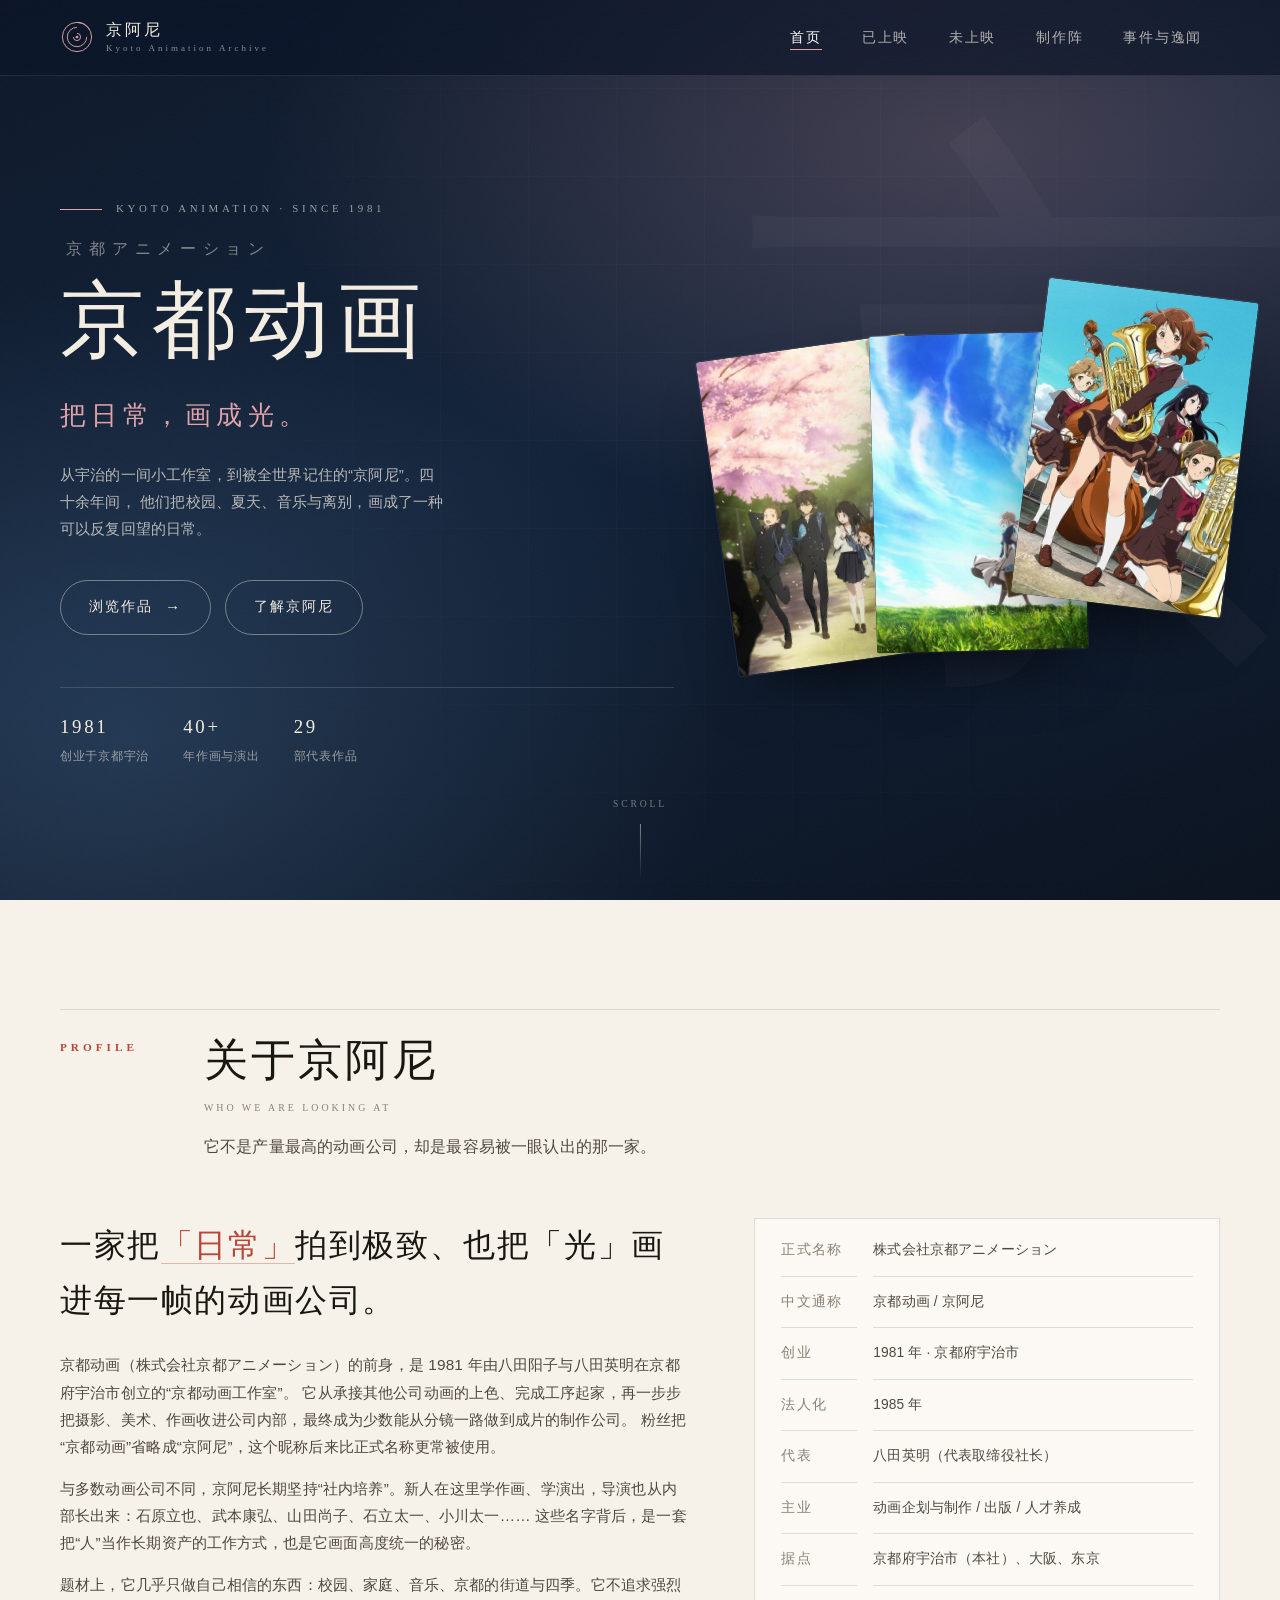
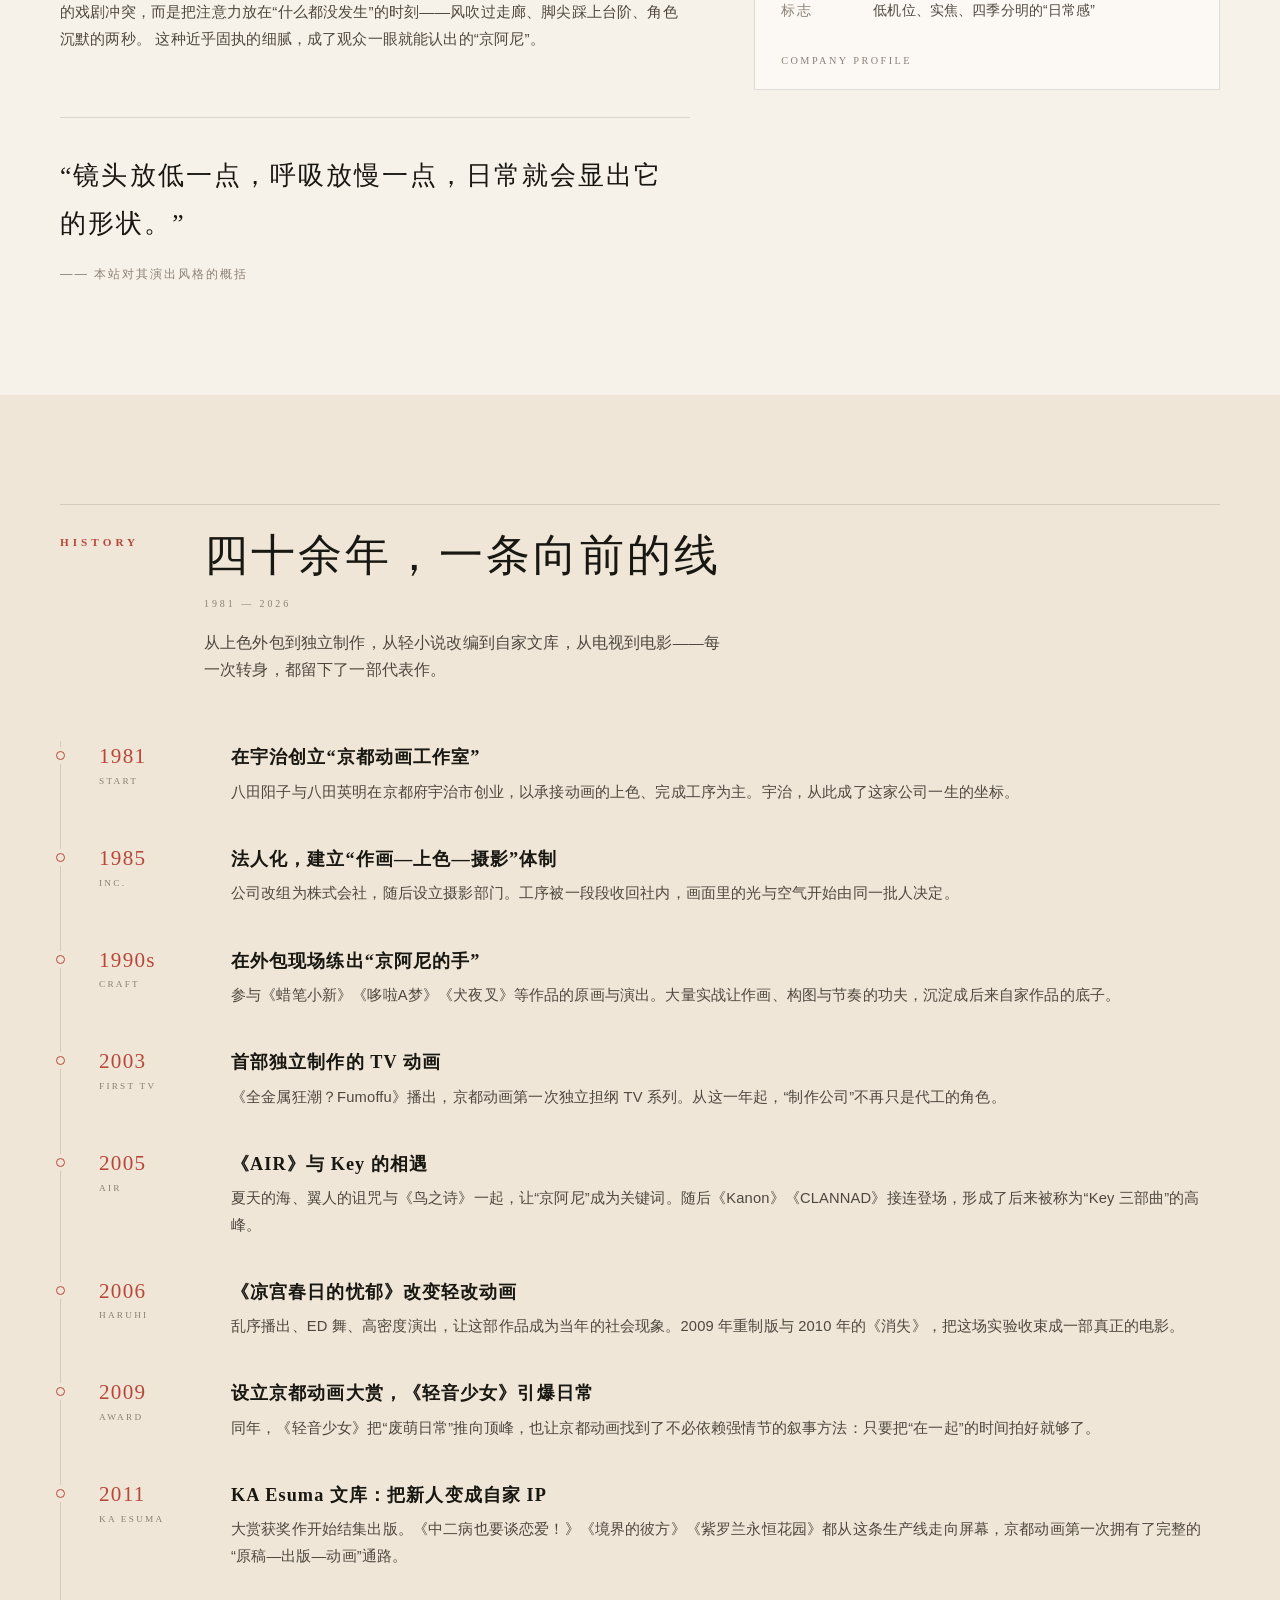
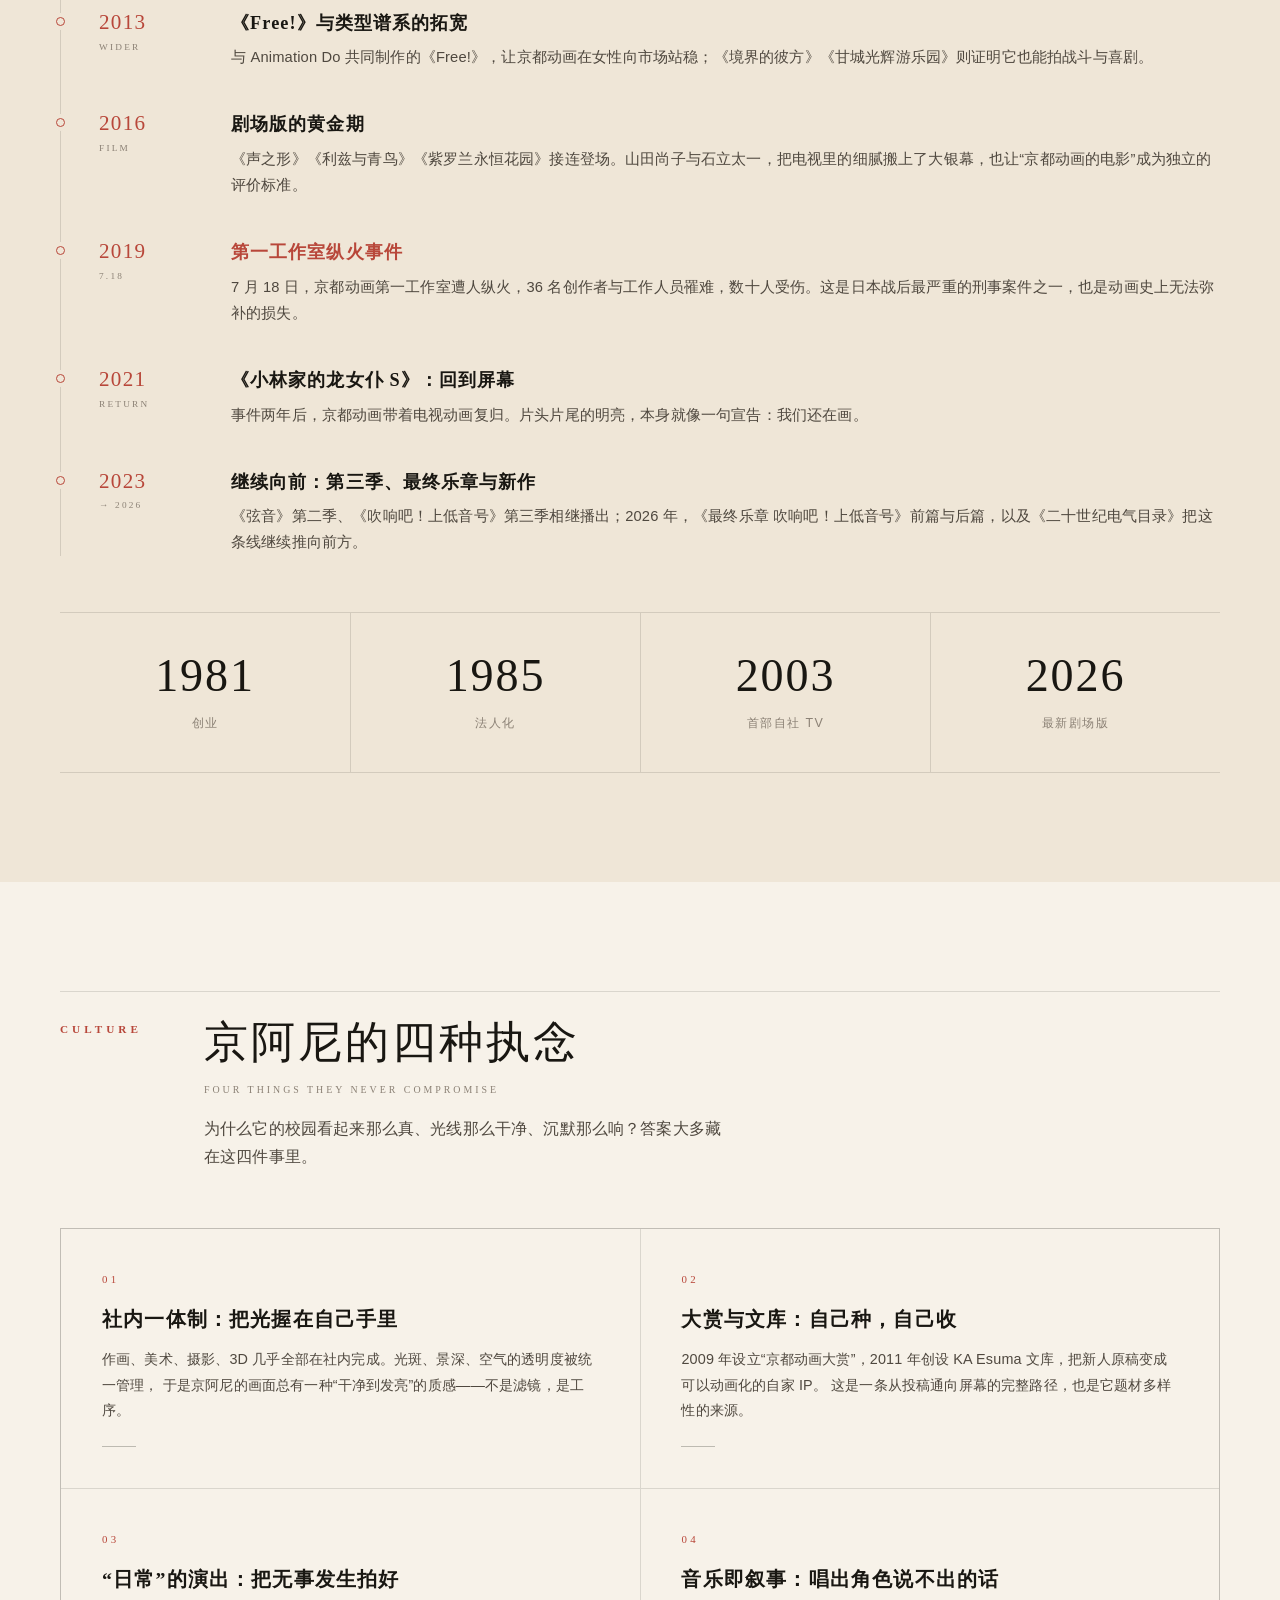
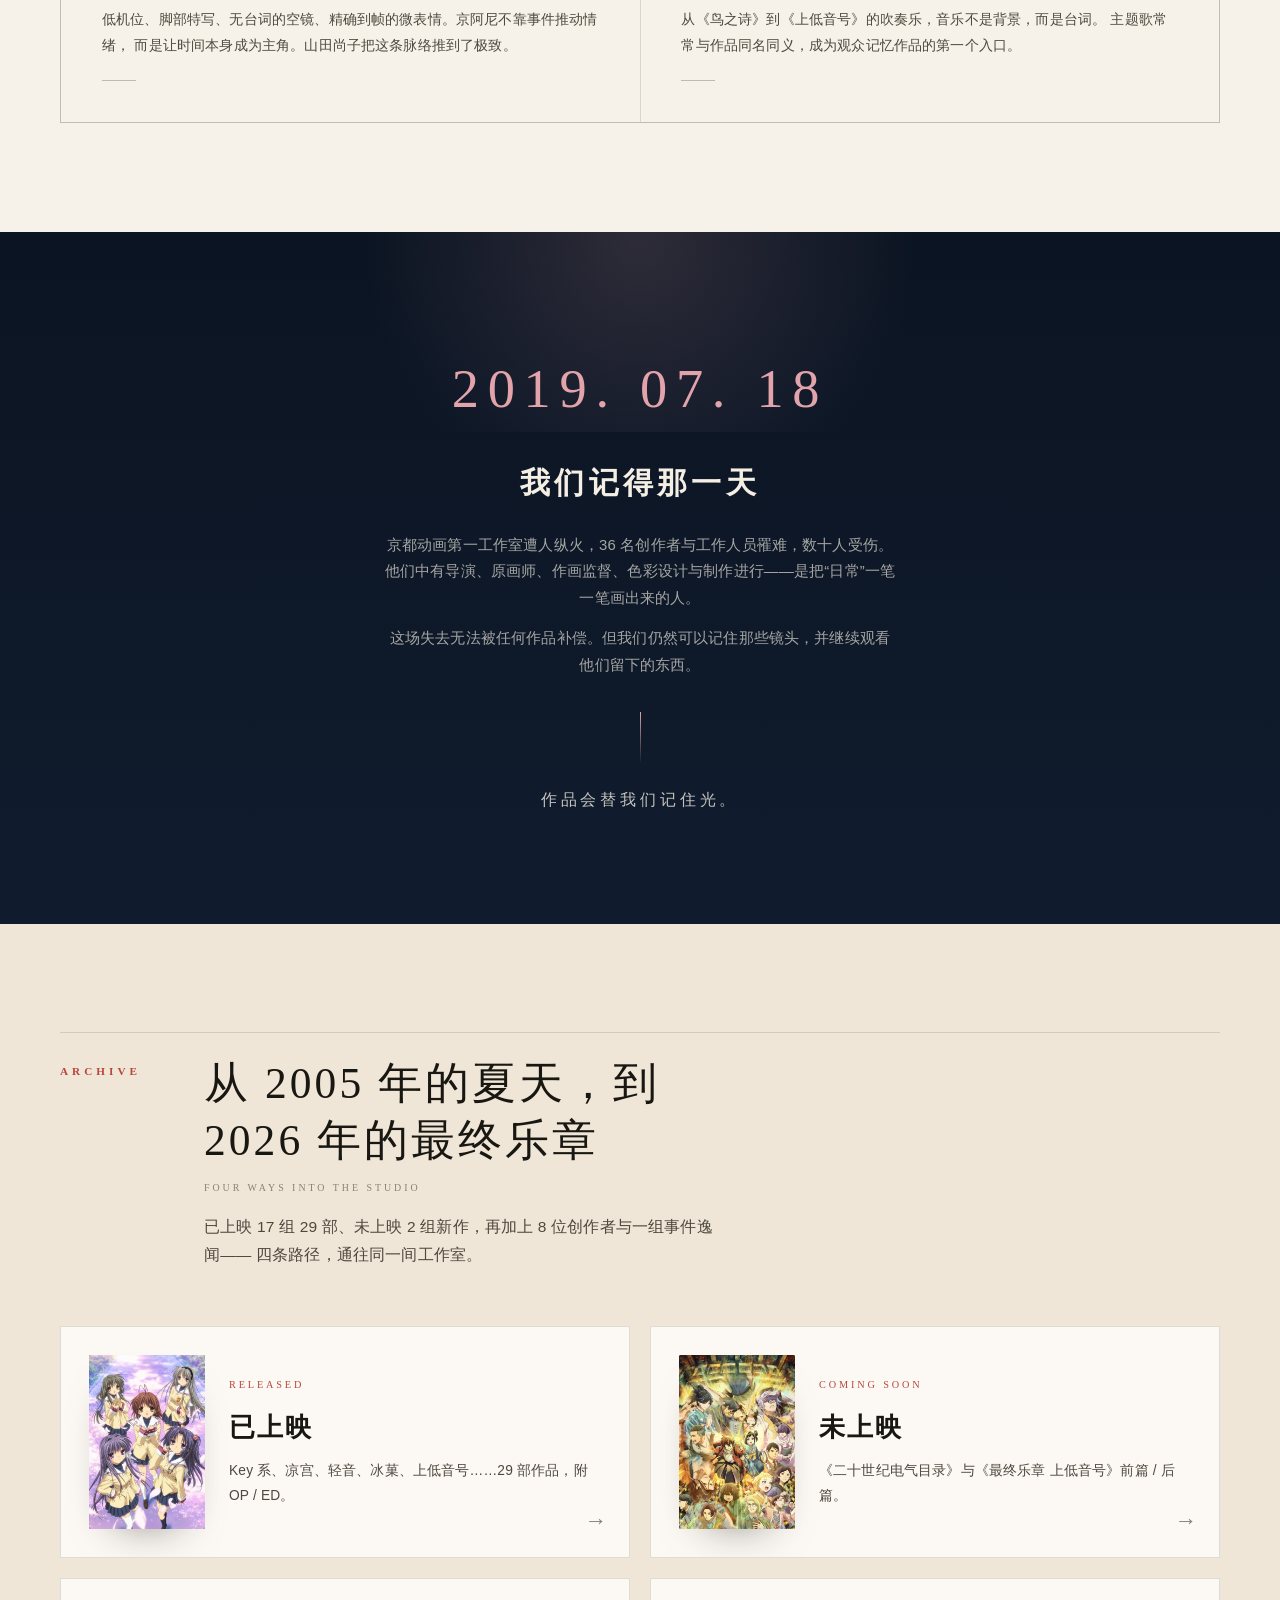
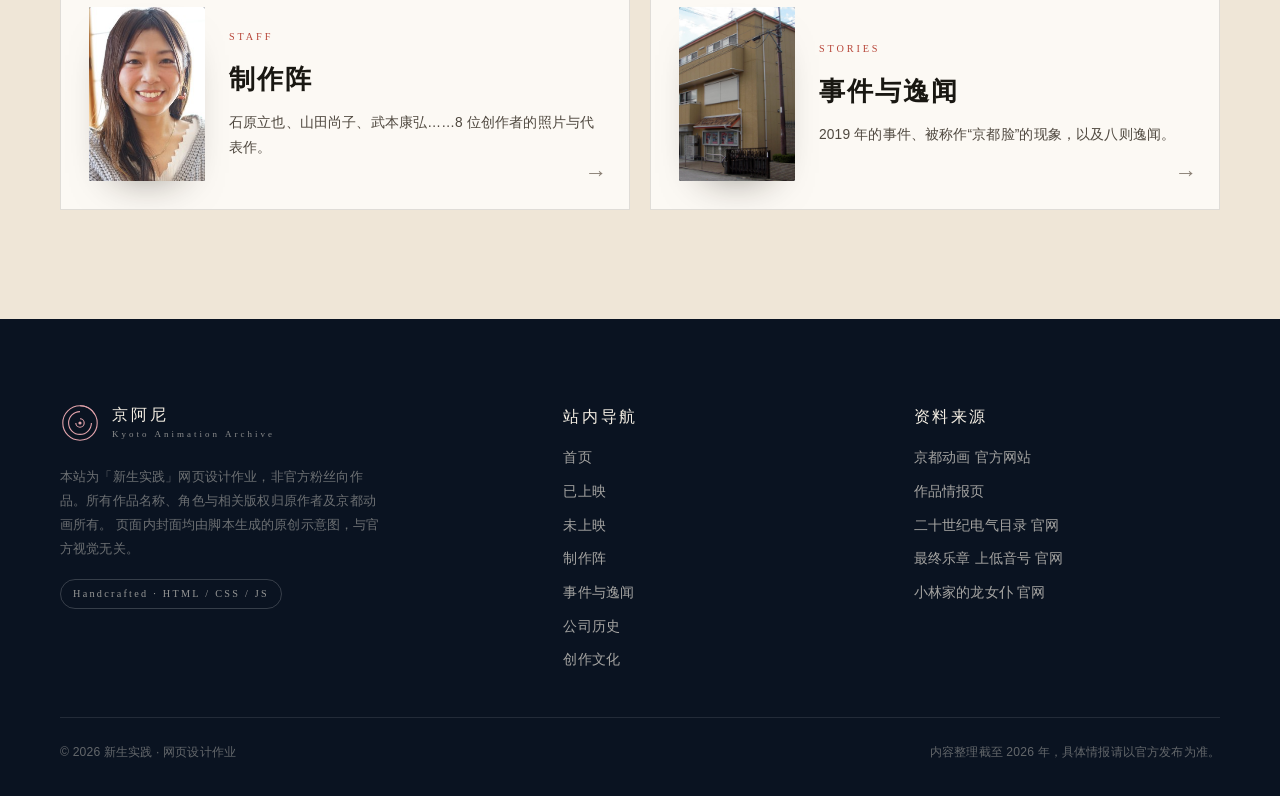
<file: index.html>
<!DOCTYPE html>
<html lang="zh-CN">
<head>
<meta charset="UTF-8">
<meta name="viewport" content="width=device-width, initial-scale=1">
<meta name="theme-color" content="#0c1524">
<title>京阿尼 · 京都动画作品档案 | 首页</title>
<meta name="description" content="京都动画（京阿尼）非官方作品档案：从 1981 年宇治的小工作室，到《AIR》《凉宫春日的忧郁》《轻音少女》《冰菓》《紫罗兰永恒花园》，梳理公司历史、创作文化与全部代表作品。">
<link rel="icon" href="assets/img/favicon.svg" type="image/svg+xml">
<link rel="stylesheet" href="assets/css/style.css">
</head>
<body data-page="home">
<a class="skip-link" href="#main">跳到主要内容</a>

<header class="site-header">
  <nav class="nav" aria-label="主导航">
    <a class="brand" href="index.html" aria-label="京阿尼作品档案 首页">
      <svg class="brand__mark" viewBox="0 0 40 40" fill="none" stroke="currentColor" stroke-width="1.1" aria-hidden="true">
        <circle cx="20" cy="20" r="17.2"/>
        <path d="M20 2.8a17.2 17.2 0 0 1 14.9 8.6"/>
        <path d="M20 8.6a11.4 11.4 0 1 0 11.4 11.4"/>
        <path d="M20 15.8a4.2 4.2 0 1 1-4.2 4.2"/>
        <circle cx="20" cy="20" r="1.6" fill="currentColor" stroke="none"/>
      </svg>
      <span class="brand__text">京阿尼<small>Kyoto Animation Archive</small></span>
    </a>
    <button class="nav__toggle" type="button" aria-label="打开导航菜单" aria-expanded="false" aria-controls="nav-links">
      <span></span>
    </button>
    <ul class="nav__links" id="nav-links">
      <li><a class="nav__link is-active" href="index.html" aria-current="page">首页</a></li>
      <li><a class="nav__link" href="released.html">已上映</a></li>
      <li><a class="nav__link" href="upcoming.html">未上映</a></li>
      <li><a class="nav__link" href="staff.html">制作阵</a></li>
      <li><a class="nav__link" href="stories.html">事件与逸闻</a></li>
    </ul>
  </nav>
</header>

<main id="main">

  <!-- ============================== Hero ============================== -->
  <section class="hero">
    <div class="hero__grid" aria-hidden="true"></div>
    <div class="hero__kanji" aria-hidden="true">京</div>

    <div class="wrap hero__inner">
      <div class="hero__copy">
        <p class="hero__eyebrow">Kyoto Animation · Since 1981</p>
        <h1 class="hero__title">
          <span class="hero__title-jp">京都アニメーション</span>
          京都动画
        </h1>
        <p class="hero__sub">把日常，画成光。</p>
        <p class="hero__desc">
          从宇治的一间小工作室，到被全世界记住的“京阿尼”。四十余年间，
          他们把校园、夏天、音乐与离别，画成了一种可以反复回望的日常。
        </p>
        <div class="hero__actions">
          <a class="btn" href="released.html">浏览作品 <span class="btn__arrow">→</span></a>
          <a class="btn" href="#about">了解京阿尼</a>
        </div>
        <div class="hero__facts">
          <div class="hero__fact"><b>1981</b>创业于京都宇治</div>
          <div class="hero__fact"><b>40+</b>年作画与演出</div>
          <div class="hero__fact"><b>29</b>部代表作品</div>
        </div>
      </div>

      <div class="poster-stack" aria-hidden="true">
        <figure class="cover"><img src="assets/img/works/hyouka.jpg" alt="《冰菓》封面" loading="lazy" decoding="async"></figure>
        <figure class="cover"><img src="assets/img/works/violet.jpg" alt="《紫罗兰永恒花园》封面" loading="lazy" decoding="async"></figure>
        <figure class="cover"><img src="assets/img/works/eupho1.jpg" alt="《吹响吧！上低音号》封面" loading="lazy" decoding="async"></figure>
      </div>
    </div>

    <a class="hero__scroll" href="#about">Scroll</a>
  </section>

  <!-- ============================== 关于 ============================== -->
  <section class="section" id="about">
    <div class="wrap">
      <div class="section-head reveal">
        <p class="eyebrow">Profile</p>
        <div class="section-head__main">
          <h2 class="section-title">关于京阿尼<small>Who we are looking at</small></h2>
          <p class="section-lead">
            它不是产量最高的动画公司，却是最容易被一眼认出的那一家。
          </p>
        </div>
      </div>

      <div class="about">
        <div class="about__copy reveal">
          <p class="about__lead">
            一家把<em>「日常」</em>拍到极致、也把「光」画进每一帧的动画公司。
          </p>
          <div class="about__text">
            <p>
              京都动画（株式会社京都アニメーション）的前身，是 1981 年由八田阳子与八田英明在京都府宇治市创立的“京都动画工作室”。
              它从承接其他公司动画的上色、完成工序起家，再一步步把摄影、美术、作画收进公司内部，最终成为少数能从分镜一路做到成片的制作公司。
              粉丝把“京都动画”省略成“京阿尼”，这个昵称后来比正式名称更常被使用。
            </p>
            <p>
              与多数动画公司不同，京阿尼长期坚持“社内培养”。新人在这里学作画、学演出，导演也从内部长出来：石原立也、武本康弘、山田尚子、石立太一、小川太一……
              这些名字背后，是一套把“人”当作长期资产的工作方式，也是它画面高度统一的秘密。
            </p>
            <p>
              题材上，它几乎只做自己相信的东西：校园、家庭、音乐、京都的街道与四季。它不追求强烈的戏剧冲突，而是把注意力放在“什么都没发生”的时刻——风吹过走廊、脚尖踩上台阶、角色沉默的两秒。
              这种近乎固执的细腻，成了观众一眼就能认出的“京阿尼”。
            </p>
          </div>

          <blockquote class="pullquote">
            “镜头放低一点，呼吸放慢一点，日常就会显出它的形状。”
            <span>—— 本站对其演出风格的概括</span>
          </blockquote>
        </div>

        <aside class="profile reveal" style="--d:120ms" aria-label="公司概要">
          <dl>
            <dt>正式名称</dt><dd>株式会社京都アニメーション</dd>
            <dt>中文通称</dt><dd>京都动画 / 京阿尼</dd>
            <dt>创业</dt><dd>1981 年 · 京都府宇治市</dd>
            <dt>法人化</dt><dd>1985 年</dd>
            <dt>代表</dt><dd>八田英明（代表取缔役社长）</dd>
            <dt>主业</dt><dd>动画企划与制作 / 出版 / 人才养成</dd>
            <dt>据点</dt><dd>京都府宇治市（本社）、大阪、东京</dd>
            <dt>标志</dt><dd>低机位、实焦、四季分明的“日常感”</dd>
          </dl>
          <p class="profile__caption">Company Profile</p>
        </aside>
      </div>
    </div>
  </section>

  <!-- ============================== 历史 ============================== -->
  <section class="section section--tint" id="history">
    <div class="wrap">
      <div class="section-head reveal">
        <p class="eyebrow">History</p>
        <div class="section-head__main">
          <h2 class="section-title">四十余年，一条向前的线<small>1981 — 2026</small></h2>
          <p class="section-lead">
            从上色外包到独立制作，从轻小说改编到自家文库，从电视到电影——每一次转身，都留下了一部代表作。
          </p>
        </div>
      </div>

      <ol class="timeline">
        <li class="tl-item reveal">
          <div class="tl-year">1981<small>START</small></div>
          <div>
            <h3 class="tl-title">在宇治创立“京都动画工作室”</h3>
            <p class="tl-text">八田阳子与八田英明在京都府宇治市创业，以承接动画的上色、完成工序为主。宇治，从此成了这家公司一生的坐标。</p>
          </div>
        </li>
        <li class="tl-item reveal">
          <div class="tl-year">1985<small>INC.</small></div>
          <div>
            <h3 class="tl-title">法人化，建立“作画—上色—摄影”体制</h3>
            <p class="tl-text">公司改组为株式会社，随后设立摄影部门。工序被一段段收回社内，画面里的光与空气开始由同一批人决定。</p>
          </div>
        </li>
        <li class="tl-item reveal">
          <div class="tl-year">1990s<small>CRAFT</small></div>
          <div>
            <h3 class="tl-title">在外包现场练出“京阿尼的手”</h3>
            <p class="tl-text">参与《蜡笔小新》《哆啦A梦》《犬夜叉》等作品的原画与演出。大量实战让作画、构图与节奏的功夫，沉淀成后来自家作品的底子。</p>
          </div>
        </li>
        <li class="tl-item reveal">
          <div class="tl-year">2003<small>FIRST TV</small></div>
          <div>
            <h3 class="tl-title">首部独立制作的 TV 动画</h3>
            <p class="tl-text">《全金属狂潮？Fumoffu》播出，京都动画第一次独立担纲 TV 系列。从这一年起，“制作公司”不再只是代工的角色。</p>
          </div>
        </li>
        <li class="tl-item reveal">
          <div class="tl-year">2005<small>AIR</small></div>
          <div>
            <h3 class="tl-title">《AIR》与 Key 的相遇</h3>
            <p class="tl-text">夏天的海、翼人的诅咒与《鸟之诗》一起，让“京阿尼”成为关键词。随后《Kanon》《CLANNAD》接连登场，形成了后来被称为“Key 三部曲”的高峰。</p>
          </div>
        </li>
        <li class="tl-item reveal">
          <div class="tl-year">2006<small>HARUHI</small></div>
          <div>
            <h3 class="tl-title">《凉宫春日的忧郁》改变轻改动画</h3>
            <p class="tl-text">乱序播出、ED 舞、高密度演出，让这部作品成为当年的社会现象。2009 年重制版与 2010 年的《消失》，把这场实验收束成一部真正的电影。</p>
          </div>
        </li>
        <li class="tl-item reveal">
          <div class="tl-year">2009<small>AWARD</small></div>
          <div>
            <h3 class="tl-title">设立京都动画大赏，《轻音少女》引爆日常</h3>
            <p class="tl-text">同年，《轻音少女》把“废萌日常”推向顶峰，也让京都动画找到了不必依赖强情节的叙事方法：只要把“在一起”的时间拍好就够了。</p>
          </div>
        </li>
        <li class="tl-item reveal">
          <div class="tl-year">2011<small>KA ESUMA</small></div>
          <div>
            <h3 class="tl-title">KA Esuma 文库：把新人变成自家 IP</h3>
            <p class="tl-text">大赏获奖作开始结集出版。《中二病也要谈恋爱！》《境界的彼方》《紫罗兰永恒花园》都从这条生产线走向屏幕，京都动画第一次拥有了完整的“原稿—出版—动画”通路。</p>
          </div>
        </li>
        <li class="tl-item reveal">
          <div class="tl-year">2013<small>WIDER</small></div>
          <div>
            <h3 class="tl-title">《Free!》与类型谱系的拓宽</h3>
            <p class="tl-text">与 Animation Do 共同制作的《Free!》，让京都动画在女性向市场站稳；《境界的彼方》《甘城光辉游乐园》则证明它也能拍战斗与喜剧。</p>
          </div>
        </li>
        <li class="tl-item reveal">
          <div class="tl-year">2016<small>FILM</small></div>
          <div>
            <h3 class="tl-title">剧场版的黄金期</h3>
            <p class="tl-text">《声之形》《利兹与青鸟》《紫罗兰永恒花园》接连登场。山田尚子与石立太一，把电视里的细腻搬上了大银幕，也让“京都动画的电影”成为独立的评价标准。</p>
          </div>
        </li>
        <li class="tl-item tl-item--dark reveal">
          <div class="tl-year">2019<small>7.18</small></div>
          <div>
            <h3 class="tl-title">第一工作室纵火事件</h3>
            <p class="tl-text">7 月 18 日，京都动画第一工作室遭人纵火，36 名创作者与工作人员罹难，数十人受伤。这是日本战后最严重的刑事案件之一，也是动画史上无法弥补的损失。</p>
          </div>
        </li>
        <li class="tl-item reveal">
          <div class="tl-year">2021<small>RETURN</small></div>
          <div>
            <h3 class="tl-title">《小林家的龙女仆 S》：回到屏幕</h3>
            <p class="tl-text">事件两年后，京都动画带着电视动画复归。片头片尾的明亮，本身就像一句宣告：我们还在画。</p>
          </div>
        </li>
        <li class="tl-item reveal">
          <div class="tl-year">2023<small>→ 2026</small></div>
          <div>
            <h3 class="tl-title">继续向前：第三季、最终乐章与新作</h3>
            <p class="tl-text">《弦音》第二季、《吹响吧！上低音号》第三季相继播出；2026 年，《最终乐章 吹响吧！上低音号》前篇与后篇，以及《二十世纪电气目录》把这条线继续推向前方。</p>
          </div>
        </li>
      </ol>

      <div class="numbers reveal" style="margin-top:56px">
        <div class="number"><b>1981</b><span>创业</span></div>
        <div class="number"><b>1985</b><span>法人化</span></div>
        <div class="number"><b>2003</b><span>首部自社 TV</span></div>
        <div class="number"><b>2026</b><span>最新剧场版</span></div>
      </div>
    </div>
  </section>

  <!-- ============================== 文化 ============================== -->
  <section class="section" id="culture">
    <div class="wrap">
      <div class="section-head reveal">
        <p class="eyebrow">Culture</p>
        <div class="section-head__main">
          <h2 class="section-title">京阿尼的四种执念<small>Four things they never compromise</small></h2>
          <p class="section-lead">
            为什么它的校园看起来那么真、光线那么干净、沉默那么响？答案大多藏在这四件事里。
          </p>
        </div>
      </div>

      <div class="cards">
        <article class="card reveal">
          <p class="card__num">01</p>
          <h3 class="card__title">社内一体制：把光握在自己手里</h3>
          <p class="card__text">
            作画、美术、摄影、3D 几乎全部在社内完成。光斑、景深、空气的透明度被统一管理，
            于是京阿尼的画面总有一种“干净到发亮”的质感——不是滤镜，是工序。
          </p>
          <div class="card__line"></div>
        </article>
        <article class="card reveal" style="--d:90ms">
          <p class="card__num">02</p>
          <h3 class="card__title">大赏与文库：自己种，自己收</h3>
          <p class="card__text">
            2009 年设立“京都动画大赏”，2011 年创设 KA Esuma 文库，把新人原稿变成可以动画化的自家 IP。
            这是一条从投稿通向屏幕的完整路径，也是它题材多样性的来源。
          </p>
          <div class="card__line"></div>
        </article>
        <article class="card reveal" style="--d:180ms">
          <p class="card__num">03</p>
          <h3 class="card__title">“日常”的演出：把无事发生拍好</h3>
          <p class="card__text">
            低机位、脚部特写、无台词的空镜、精确到帧的微表情。京阿尼不靠事件推动情绪，
            而是让时间本身成为主角。山田尚子把这条脉络推到了极致。
          </p>
          <div class="card__line"></div>
        </article>
        <article class="card reveal" style="--d:270ms">
          <p class="card__num">04</p>
          <h3 class="card__title">音乐即叙事：唱出角色说不出的话</h3>
          <p class="card__text">
            从《鸟之诗》到《上低音号》的吹奏乐，音乐不是背景，而是台词。
            主题歌常常与作品同名同义，成为观众记忆作品的第一个入口。
          </p>
          <div class="card__line"></div>
        </article>
      </div>
    </div>
  </section>

  <!-- ============================== 纪念 ============================== -->
  <section class="section memorial" id="memorial">
    <div class="wrap reveal">
      <p class="memorial__date">2019. 07. 18</p>
      <h2 class="memorial__title">我们记得那一天</h2>
      <p class="memorial__text">
        京都动画第一工作室遭人纵火，36 名创作者与工作人员罹难，数十人受伤。
        他们中有导演、原画师、作画监督、色彩设计与制作进行——是把“日常”一笔一笔画出来的人。
      </p>
      <p class="memorial__text" style="margin-top:14px">
        这场失去无法被任何作品补偿。但我们仍然可以记住那些镜头，并继续观看他们留下的东西。
      </p>
      <div class="memorial__line" aria-hidden="true"></div>
      <p class="memorial__foot">作品会替我们记住光。</p>
    </div>
  </section>

  <!-- ============================== 分岔入口 ============================== -->
  <section class="section section--tint" id="explore">
    <div class="wrap">
      <div class="section-head reveal">
        <p class="eyebrow">Archive</p>
        <div class="section-head__main">
          <h2 class="section-title">从 2005 年的夏天，到 2026 年的最终乐章<small>Four ways into the studio</small></h2>
          <p class="section-lead">
            已上映 17 组 29 部、未上映 2 组新作，再加上 8 位创作者与一组事件逸闻——
            四条路径，通往同一间工作室。
          </p>
        </div>
      </div>

      <div class="split">
        <a class="split__card reveal" href="released.html">
          <figure class="cover"><img src="assets/img/works/clannad.jpg" alt="《CLANNAD》封面" loading="lazy" decoding="async"></figure>
          <div>
            <p class="split__label">Released</p>
            <h3 class="split__title">已上映</h3>
            <p class="split__text">Key 系、凉宫、轻音、冰菓、上低音号……29 部作品，附 OP / ED。</p>
          </div>
          <span class="split__arrow" aria-hidden="true">→</span>
        </a>
        <a class="split__card reveal" style="--d:110ms" href="upcoming.html">
          <figure class="cover"><img src="assets/img/works/denkimoku.jpg" alt="《二十世纪电气目录》封面" loading="lazy" decoding="async"></figure>
          <div>
            <p class="split__label">Coming Soon</p>
            <h3 class="split__title">未上映</h3>
            <p class="split__text">《二十世纪电气目录》与《最终乐章 上低音号》前篇 / 后篇。</p>
          </div>
          <span class="split__arrow" aria-hidden="true">→</span>
        </a>
        <a class="split__card reveal" style="--d:220ms" href="staff.html">
          <figure class="cover"><img src="assets/img/staff/yamada.jpg" alt="山田尚子" loading="lazy" decoding="async"></figure>
          <div>
            <p class="split__label">Staff</p>
            <h3 class="split__title">制作阵</h3>
            <p class="split__text">石原立也、山田尚子、武本康弘……8 位创作者的照片与代表作。</p>
          </div>
          <span class="split__arrow" aria-hidden="true">→</span>
        </a>
        <a class="split__card reveal" style="--d:330ms" href="stories.html">
          <figure class="cover"><img src="assets/img/site/kyoani-hq.jpg" alt="京都动画本社" loading="lazy" decoding="async"></figure>
          <div>
            <p class="split__label">Stories</p>
            <h3 class="split__title">事件与逸闻</h3>
            <p class="split__text">2019 年的事件、被称作“京都脸”的现象，以及八则逸闻。</p>
          </div>
          <span class="split__arrow" aria-hidden="true">→</span>
        </a>
      </div>
    </div>
  </section>

</main>

<footer class="site-footer">
  <div class="wrap">
    <div class="footer-grid">
      <div>
        <div class="footer-brand">
          <svg class="brand__mark" viewBox="0 0 40 40" fill="none" stroke="currentColor" stroke-width="1.1" aria-hidden="true">
            <circle cx="20" cy="20" r="17.2"/>
            <path d="M20 2.8a17.2 17.2 0 0 1 14.9 8.6"/>
            <path d="M20 8.6a11.4 11.4 0 1 0 11.4 11.4"/>
            <path d="M20 15.8a4.2 4.2 0 1 1-4.2 4.2"/>
            <circle cx="20" cy="20" r="1.6" fill="currentColor" stroke="none"/>
          </svg>
          <span class="brand__text">京阿尼<small>Kyoto Animation Archive</small></span>
        </div>
        <p class="footer-note">
          本站为「新生实践」网页设计作业，非官方粉丝向作品。所有作品名称、角色与相关版权归原作者及京都动画所有。
          页面内封面均由脚本生成的原创示意图，与官方视觉无关。
        </p>
        <span class="footer-badge">Handcrafted · HTML / CSS / JS</span>
      </div>
      <div>
        <p class="footer-title">站内导航</p>
        <ul class="footer-list">
          <li><a href="index.html">首页</a></li>
          <li><a href="released.html">已上映</a></li>
          <li><a href="upcoming.html">未上映</a></li>
          <li><a href="staff.html">制作阵</a></li>
          <li><a href="stories.html">事件与逸闻</a></li>
          <li><a href="index.html#history">公司历史</a></li>
          <li><a href="index.html#culture">创作文化</a></li>
        </ul>
      </div>
      <div>
        <p class="footer-title">资料来源</p>
        <ul class="footer-list">
          <li><a href="https://www.kyotoanimation.co.jp/" target="_blank" rel="noopener noreferrer">京都动画 官方网站</a></li>
          <li><a href="https://www.kyotoanimation.co.jp/works/" target="_blank" rel="noopener noreferrer">作品情报页</a></li>
          <li><a href="https://denkimokuroku.jp/" target="_blank" rel="noopener noreferrer">二十世纪电气目录 官网</a></li>
          <li><a href="https://anime-eupho.com/" target="_blank" rel="noopener noreferrer">最终乐章 上低音号 官网</a></li>
          <li><a href="https://maidragon.jp/" target="_blank" rel="noopener noreferrer">小林家的龙女仆 官网</a></li>
        </ul>
      </div>
    </div>
    <div class="footer-bottom">
      <span>© <span data-year>2026</span> 新生实践 · 网页设计作业</span>
      <span>内容整理截至 2026 年，具体情报请以官方发布为准。</span>
    </div>
  </div>
</footer>

<button class="to-top" type="button" aria-label="回到顶部">
  <svg viewBox="0 0 16 16" fill="none" stroke="currentColor" stroke-width="1.4" aria-hidden="true">
    <path d="M8 13V3M3.5 7.5 8 3l4.5 4.5"/>
  </svg>
</button>
<script src="assets/js/site.js" defer></script>
</body>
</html>
</file>
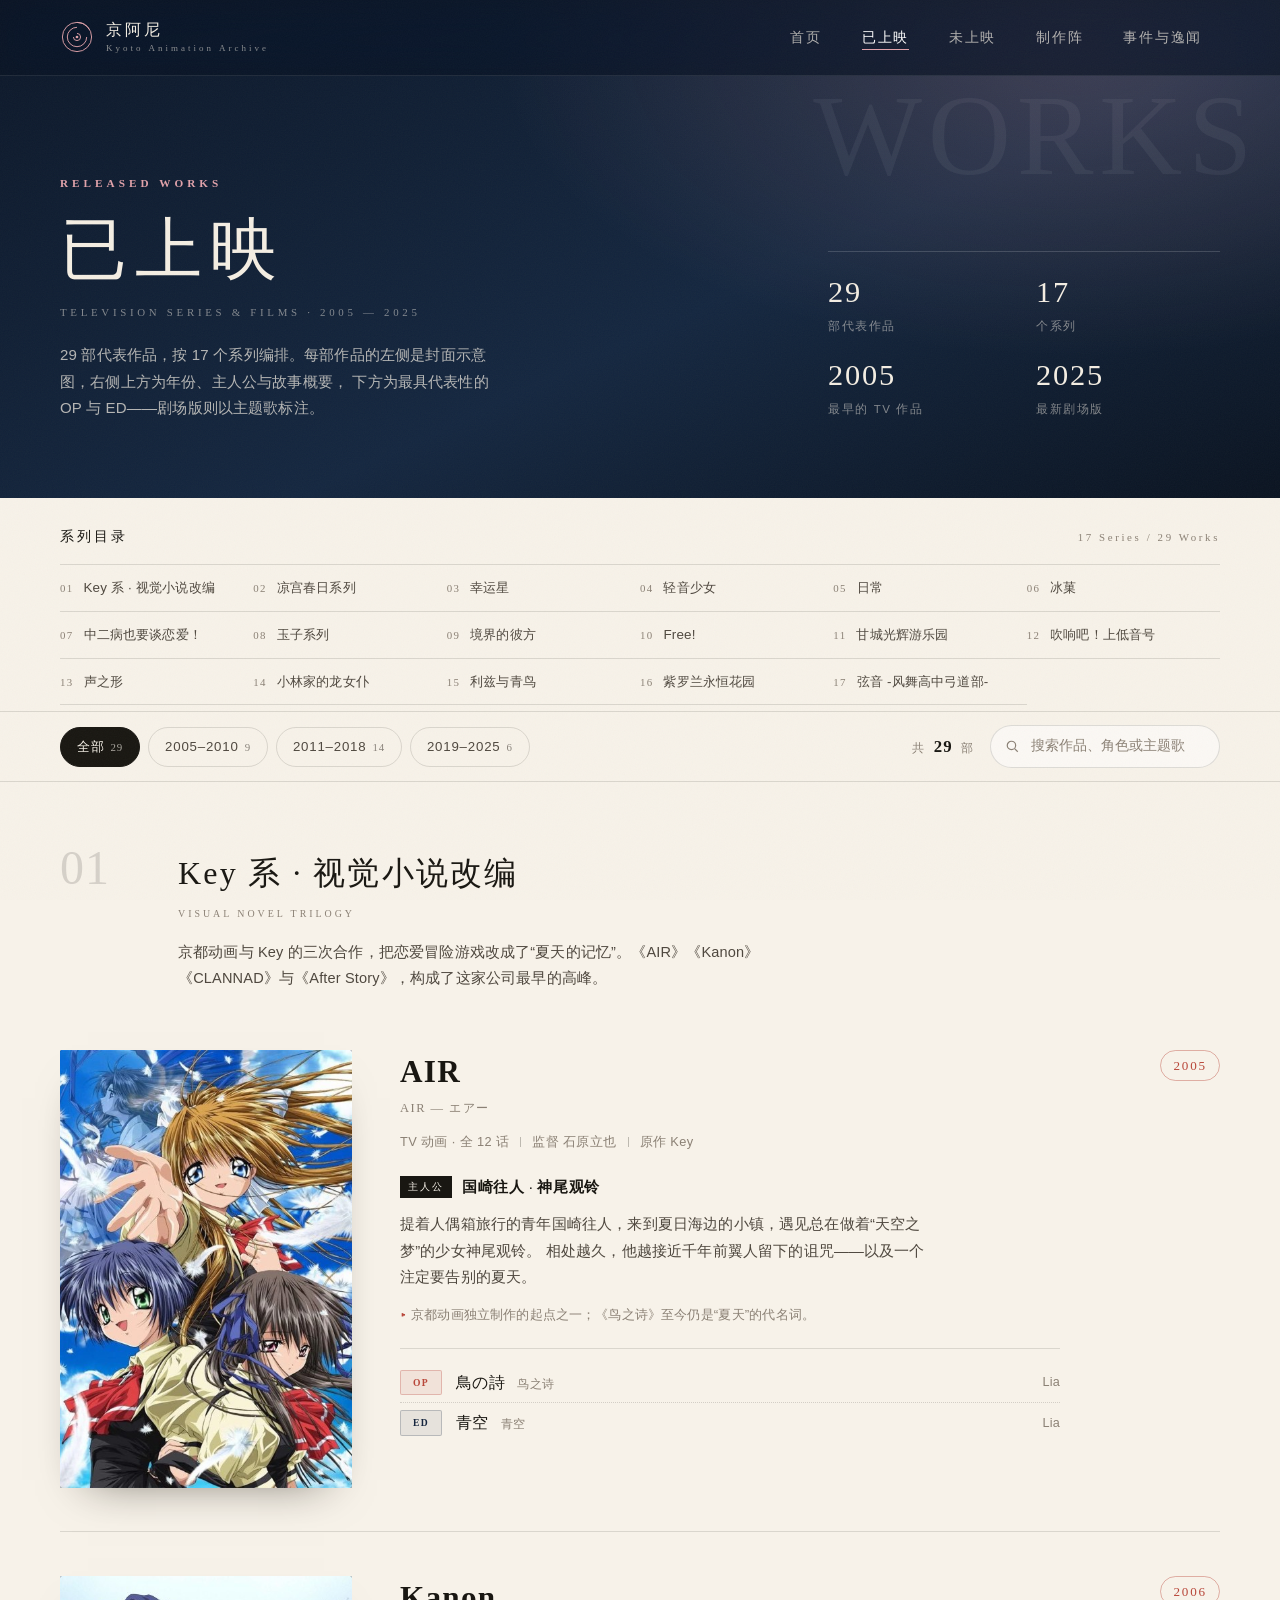
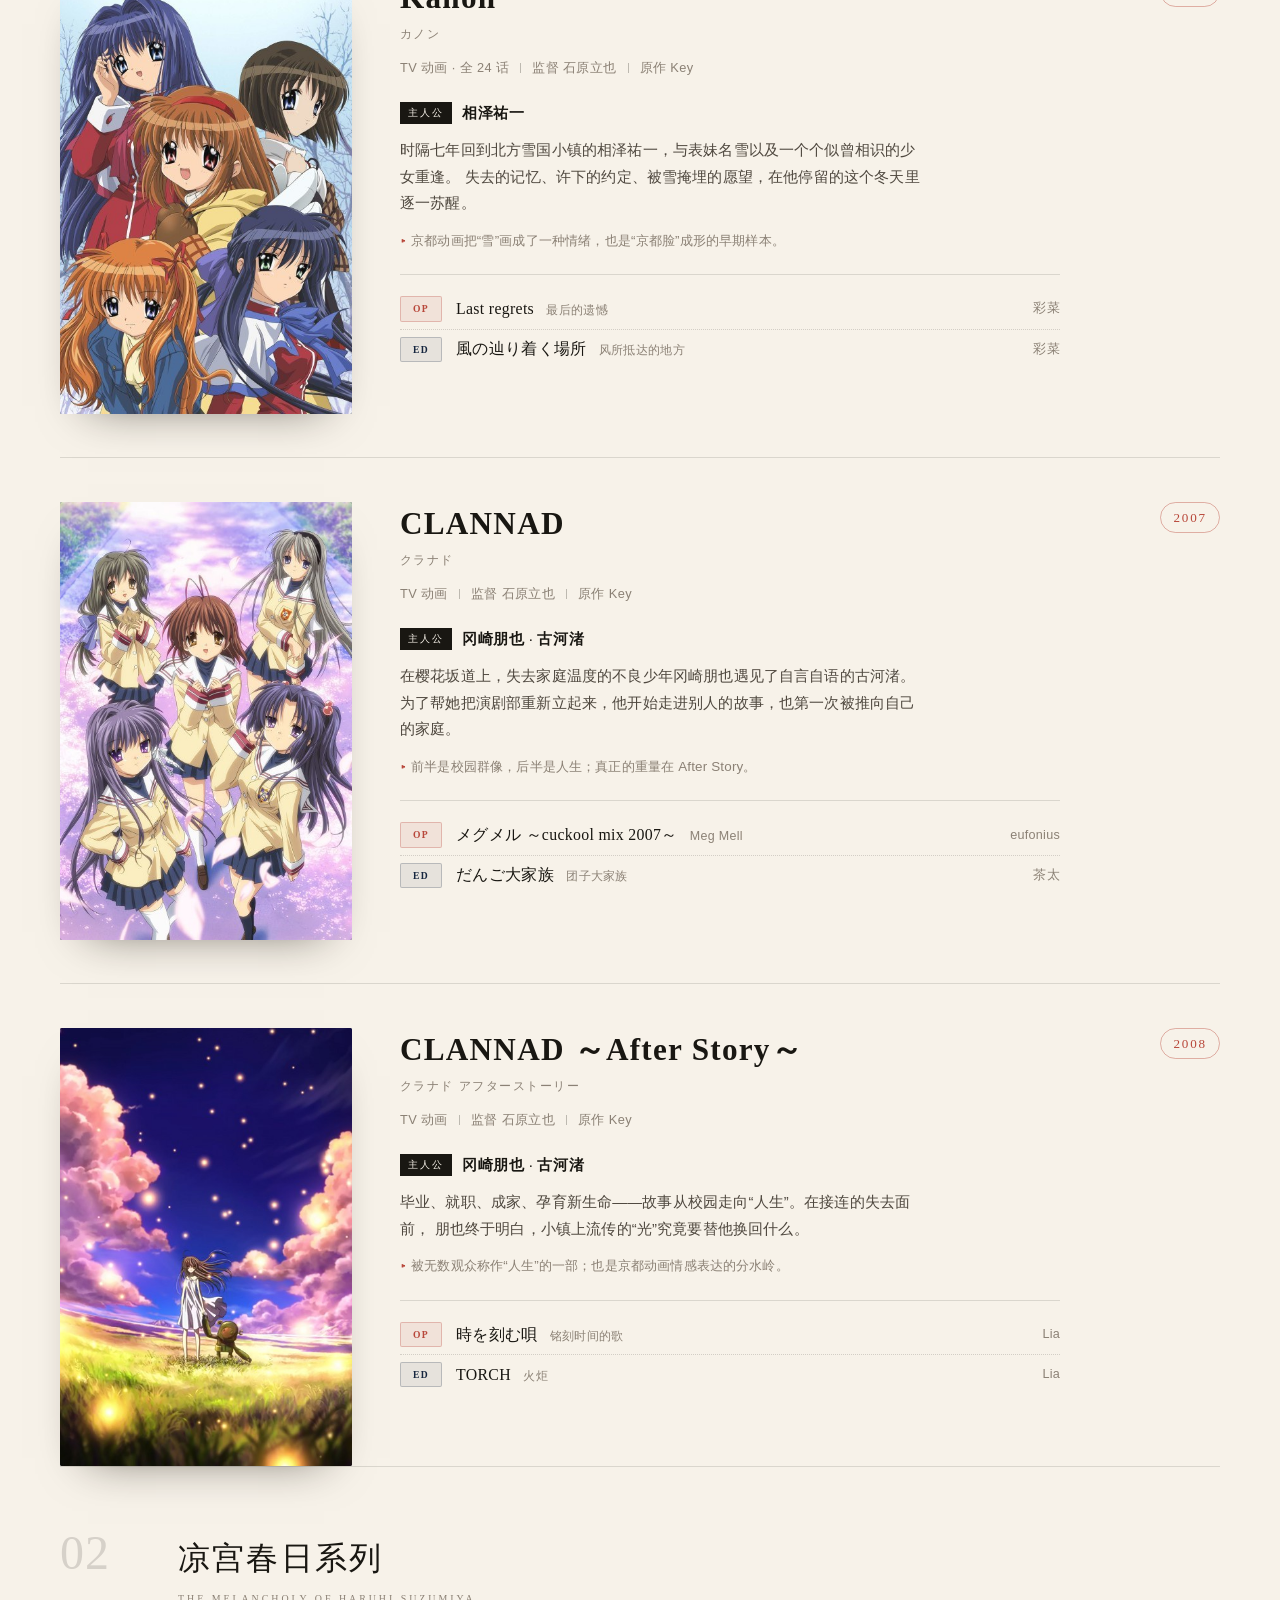
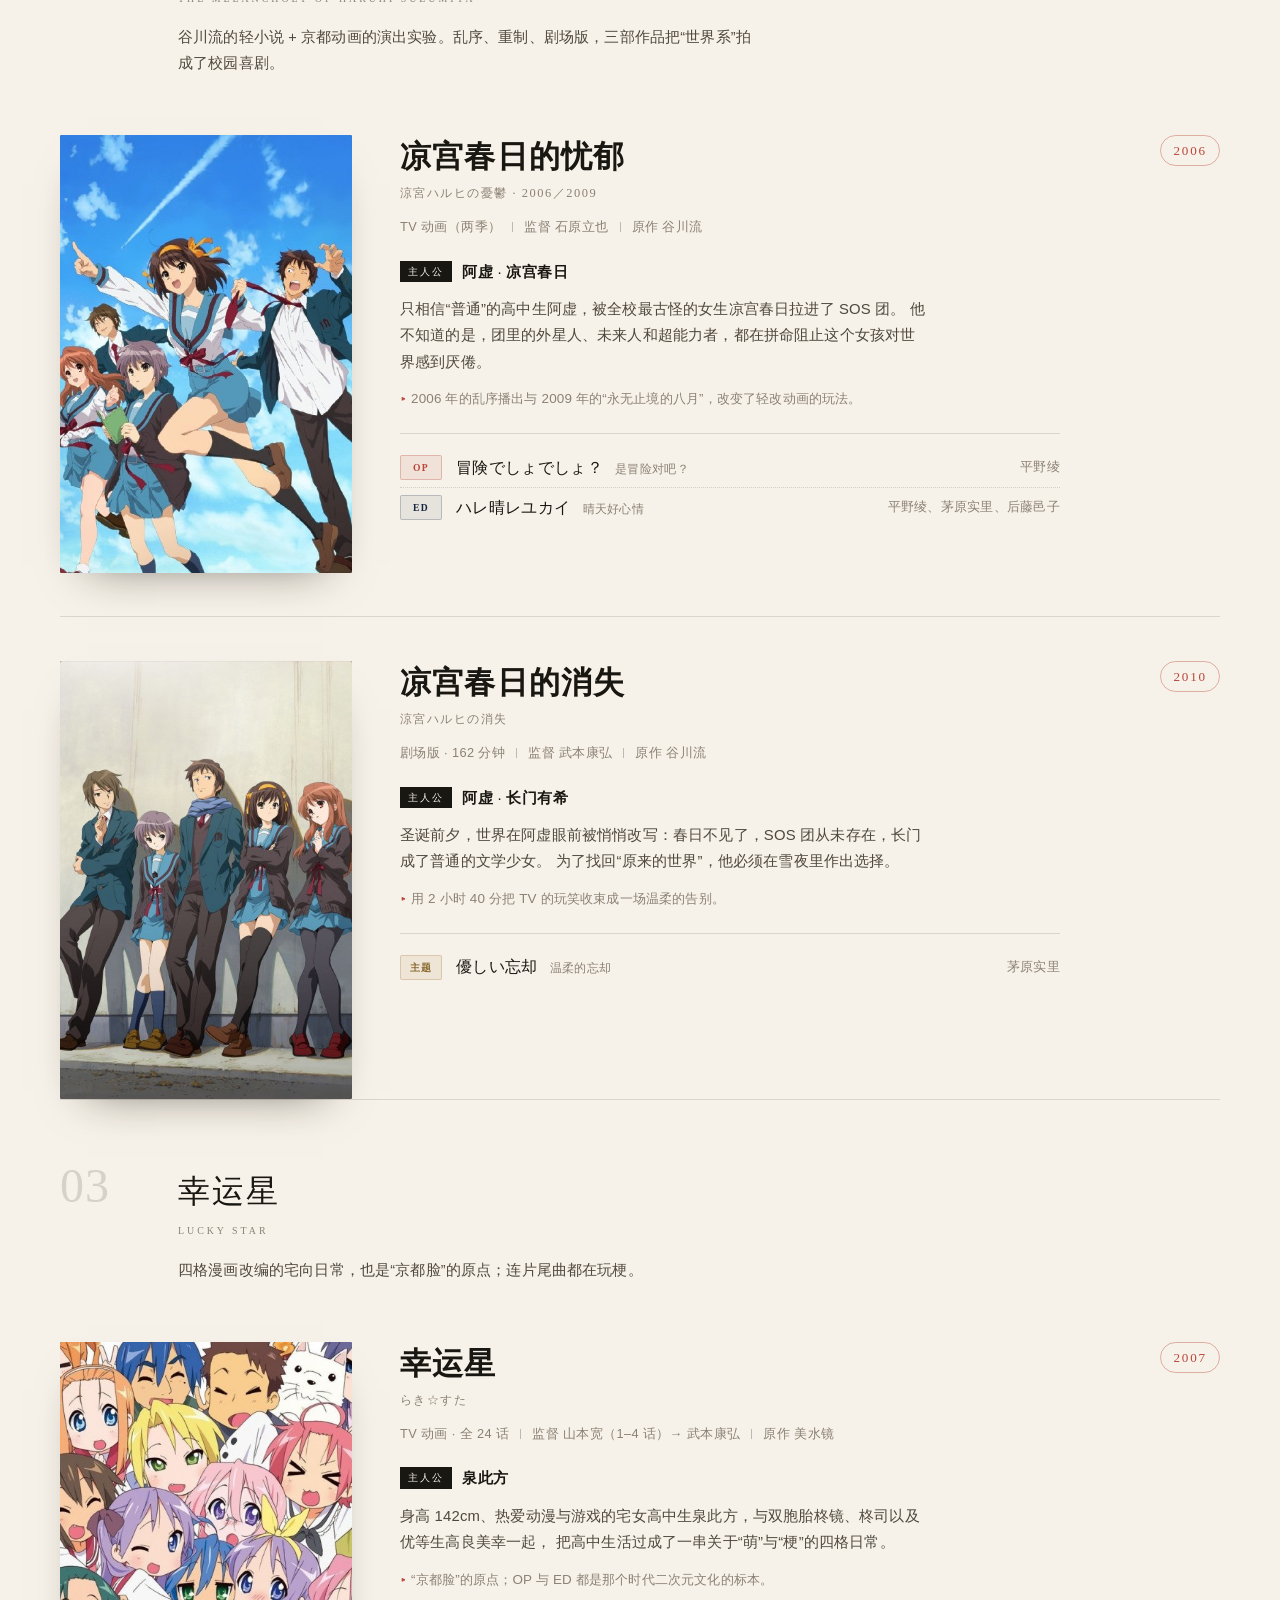
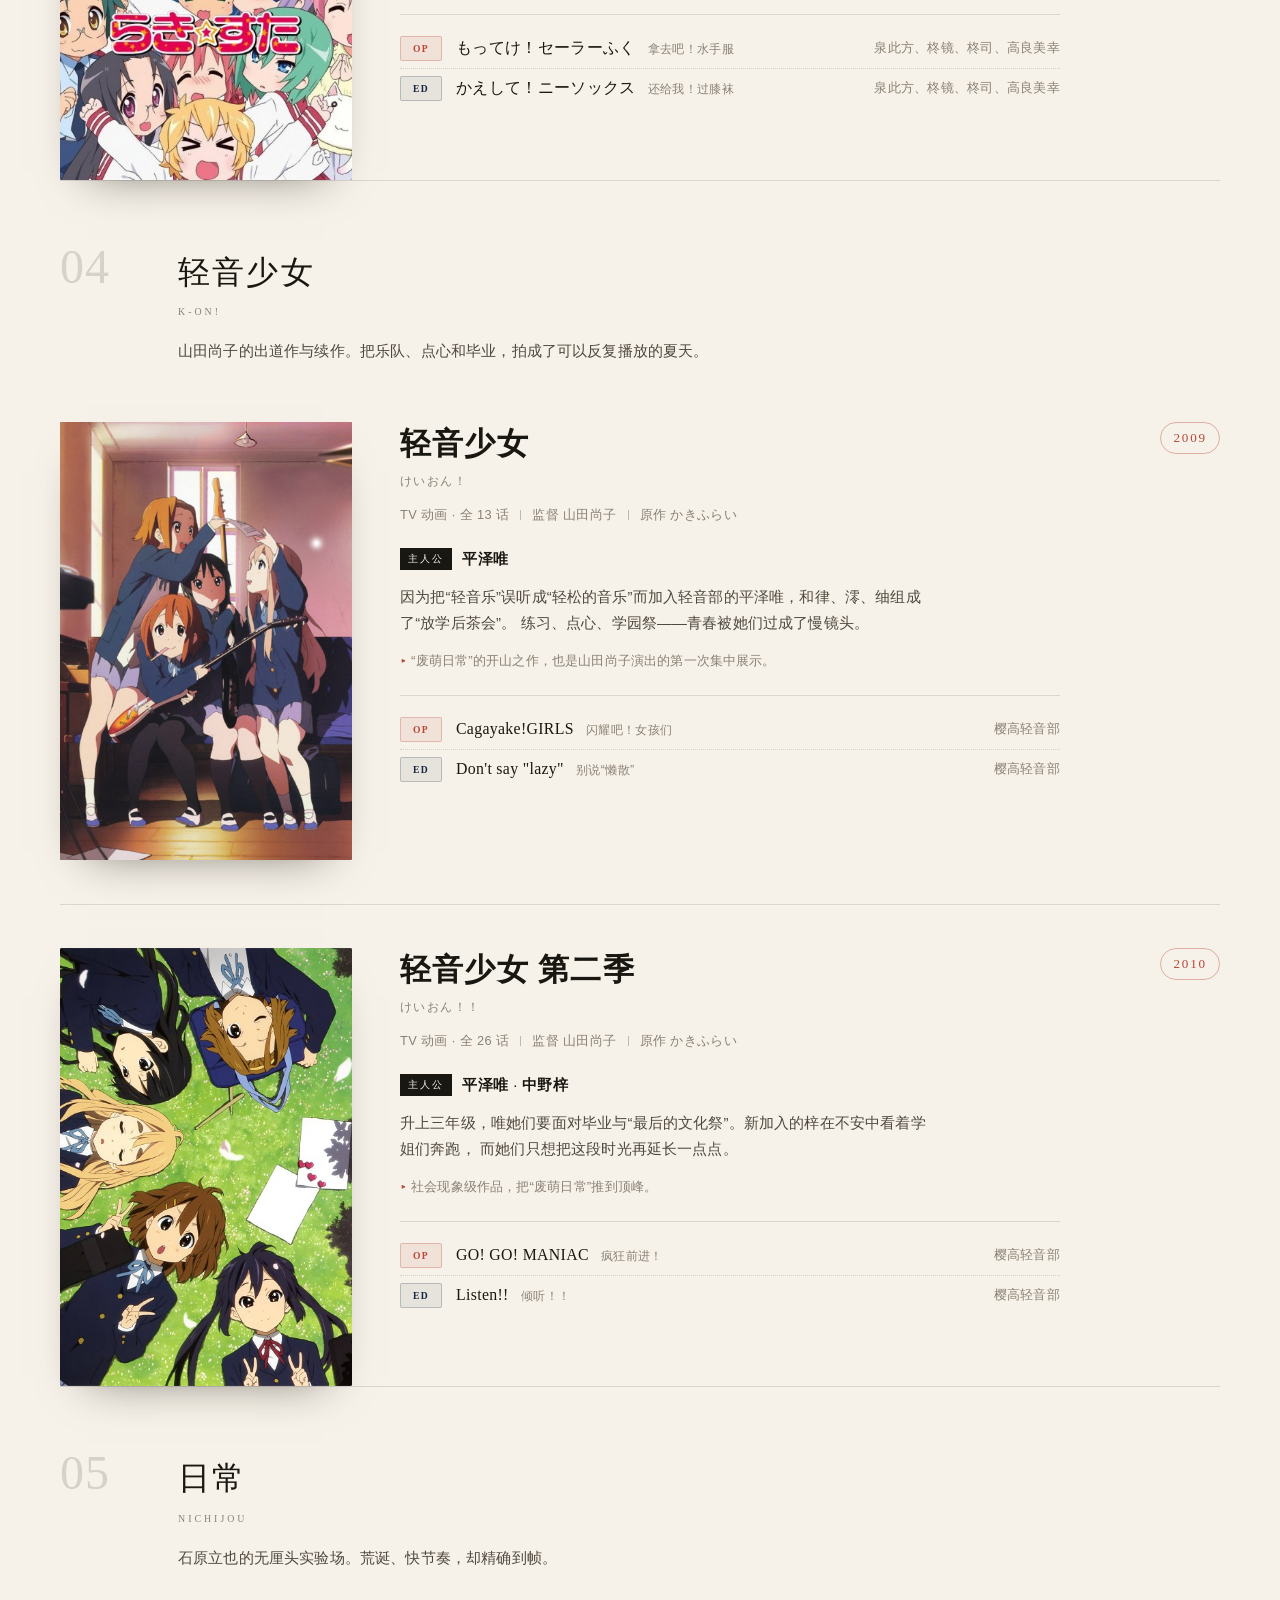
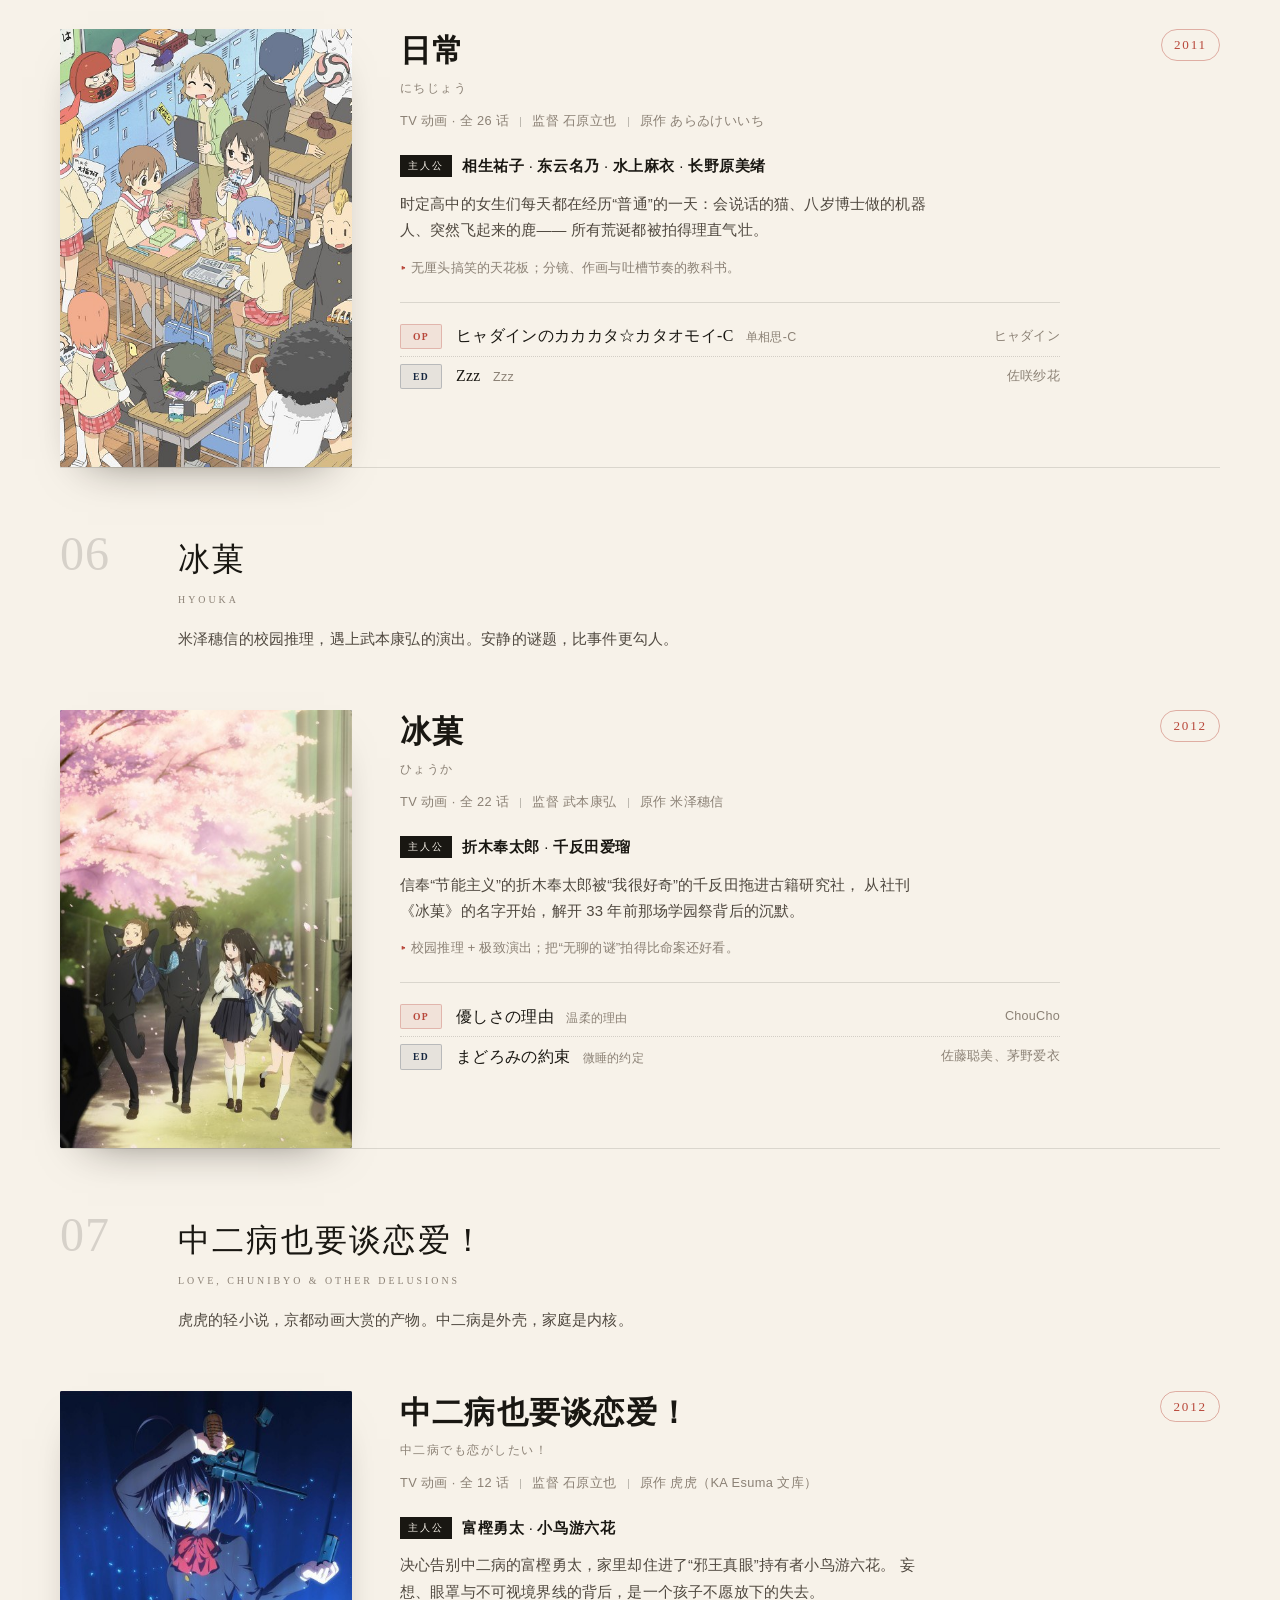
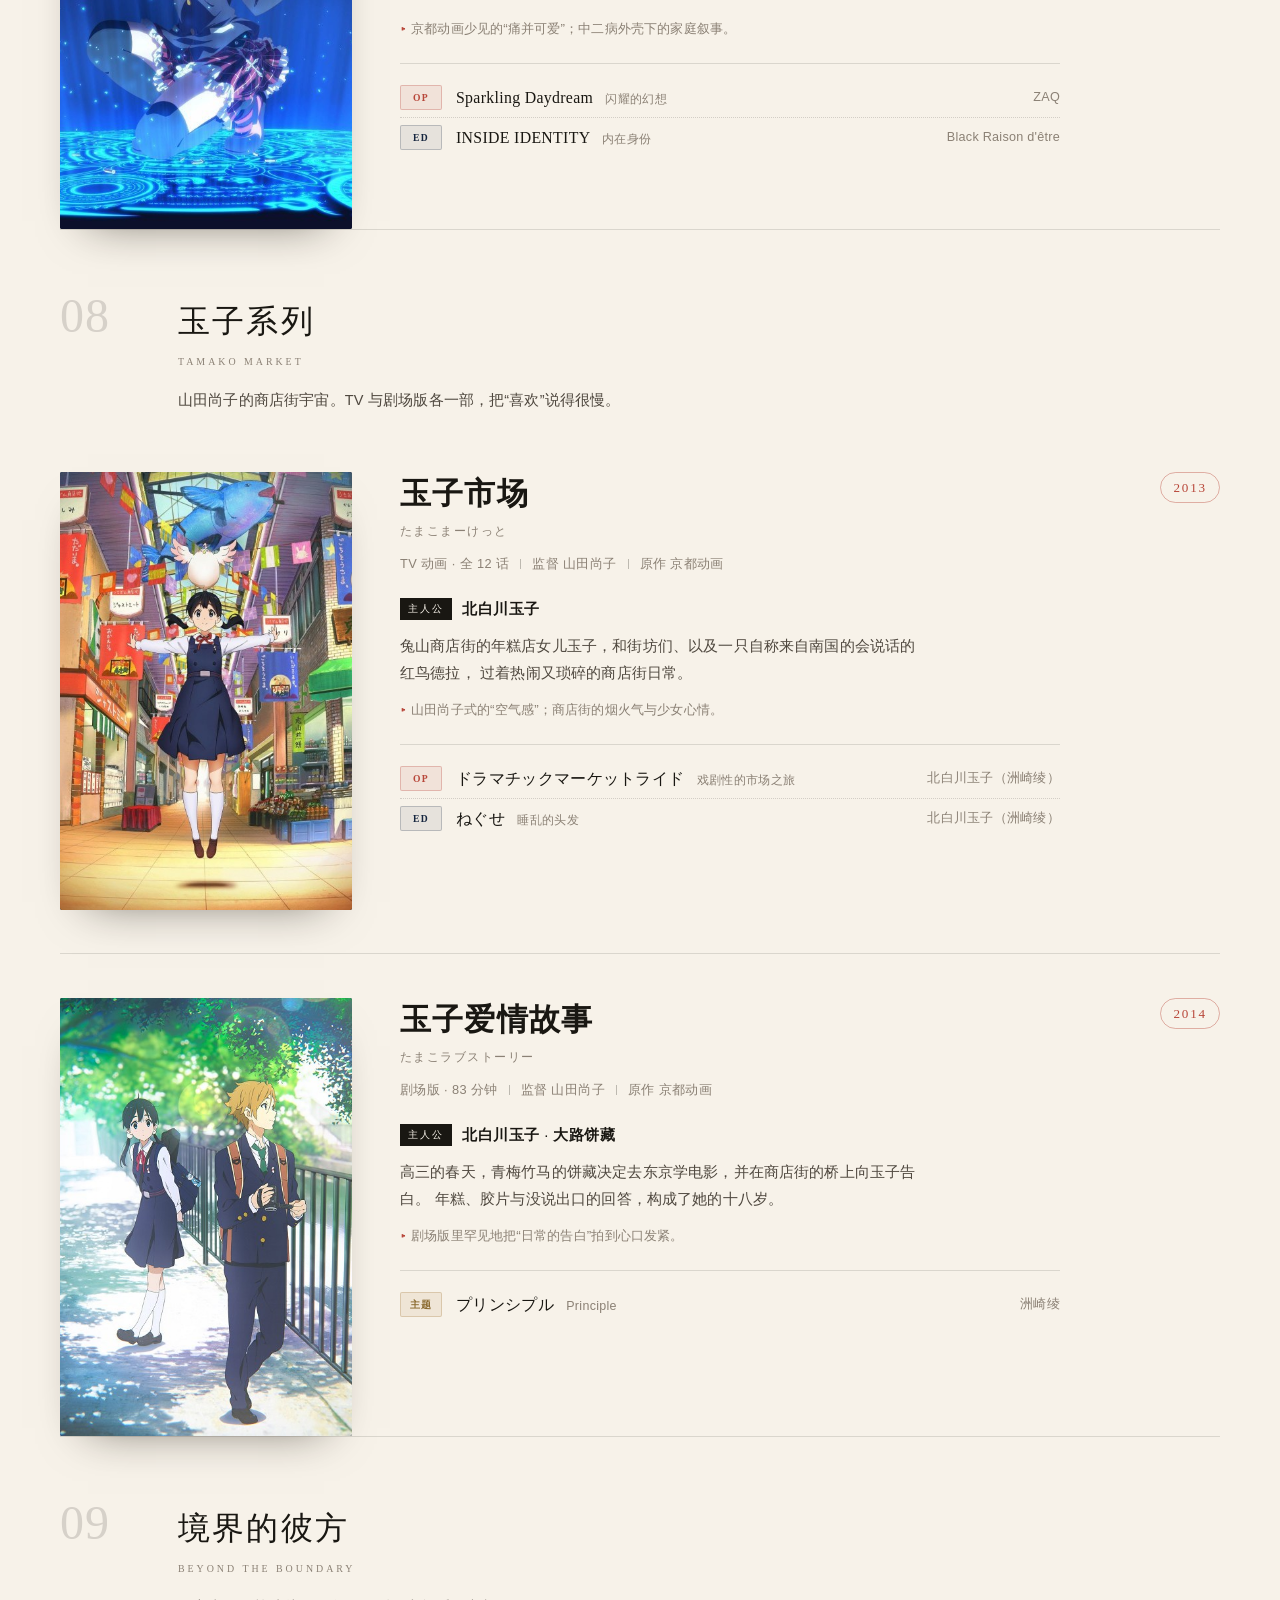
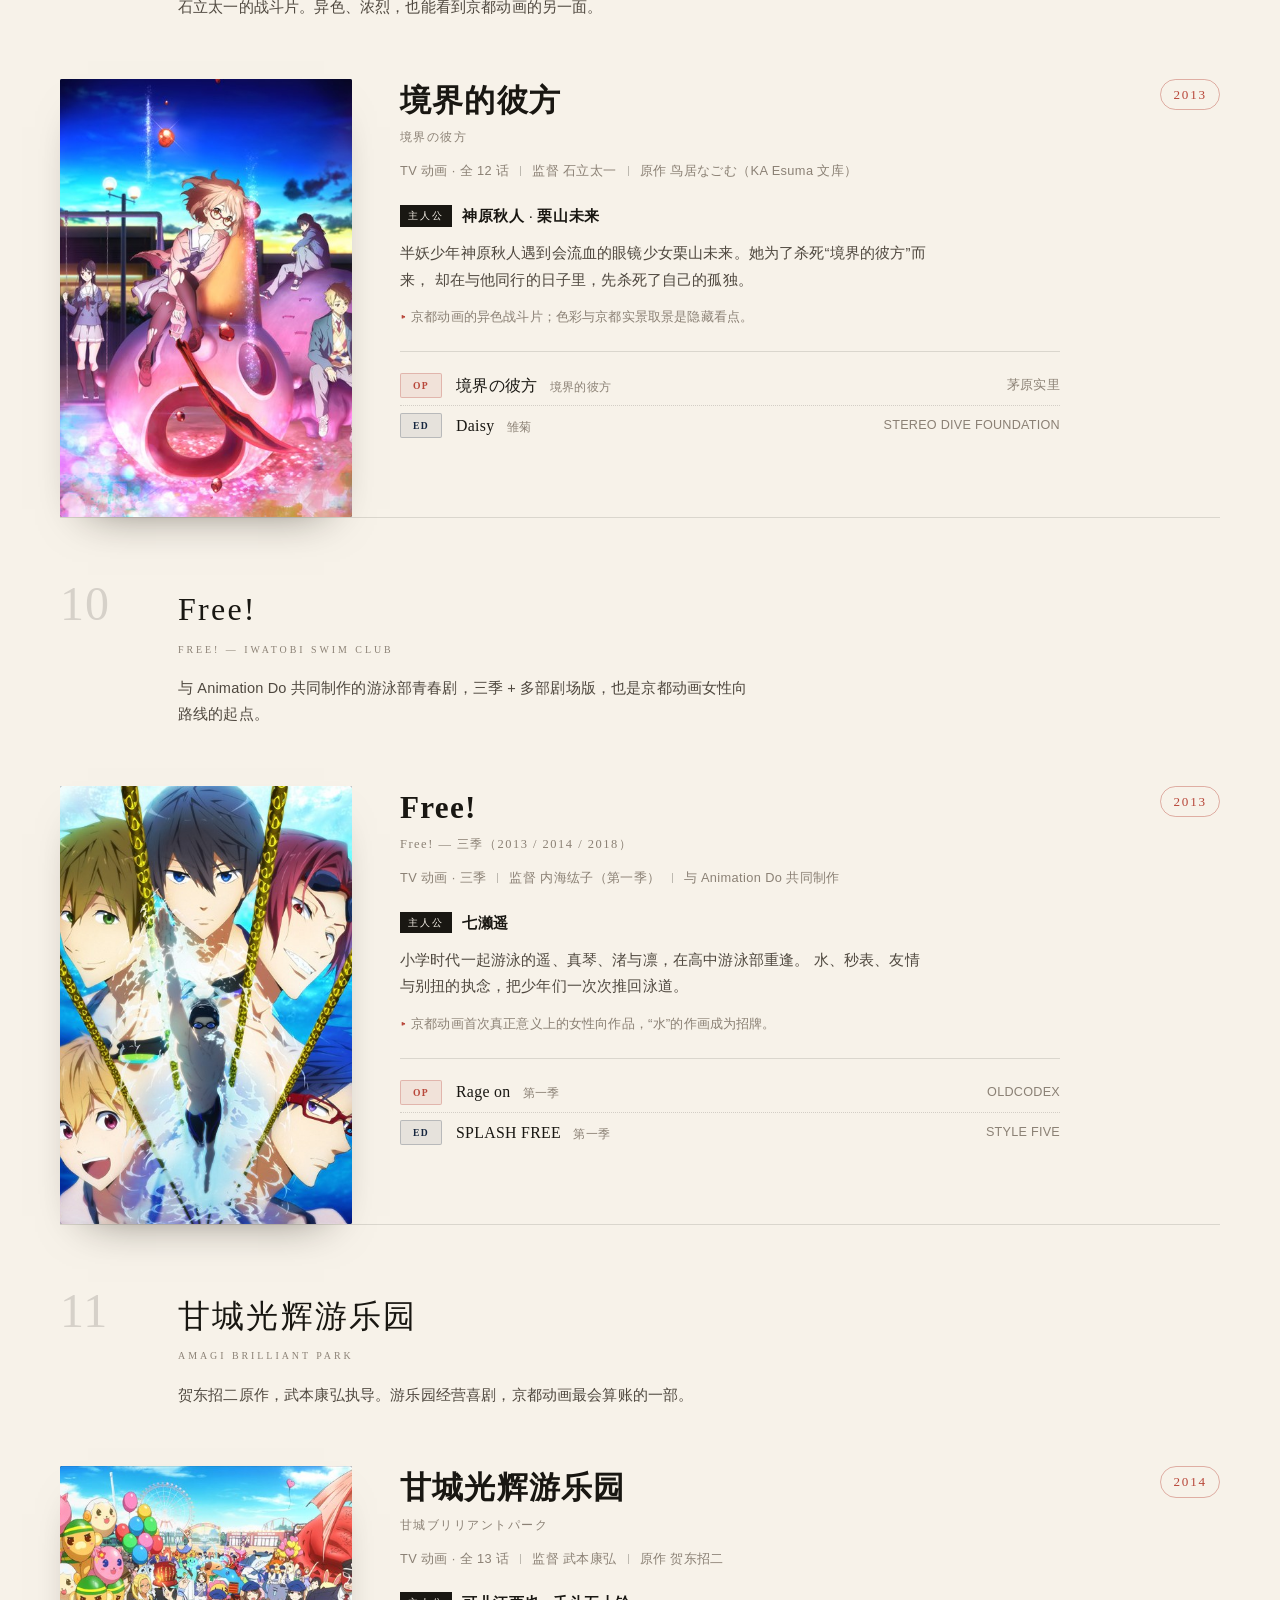
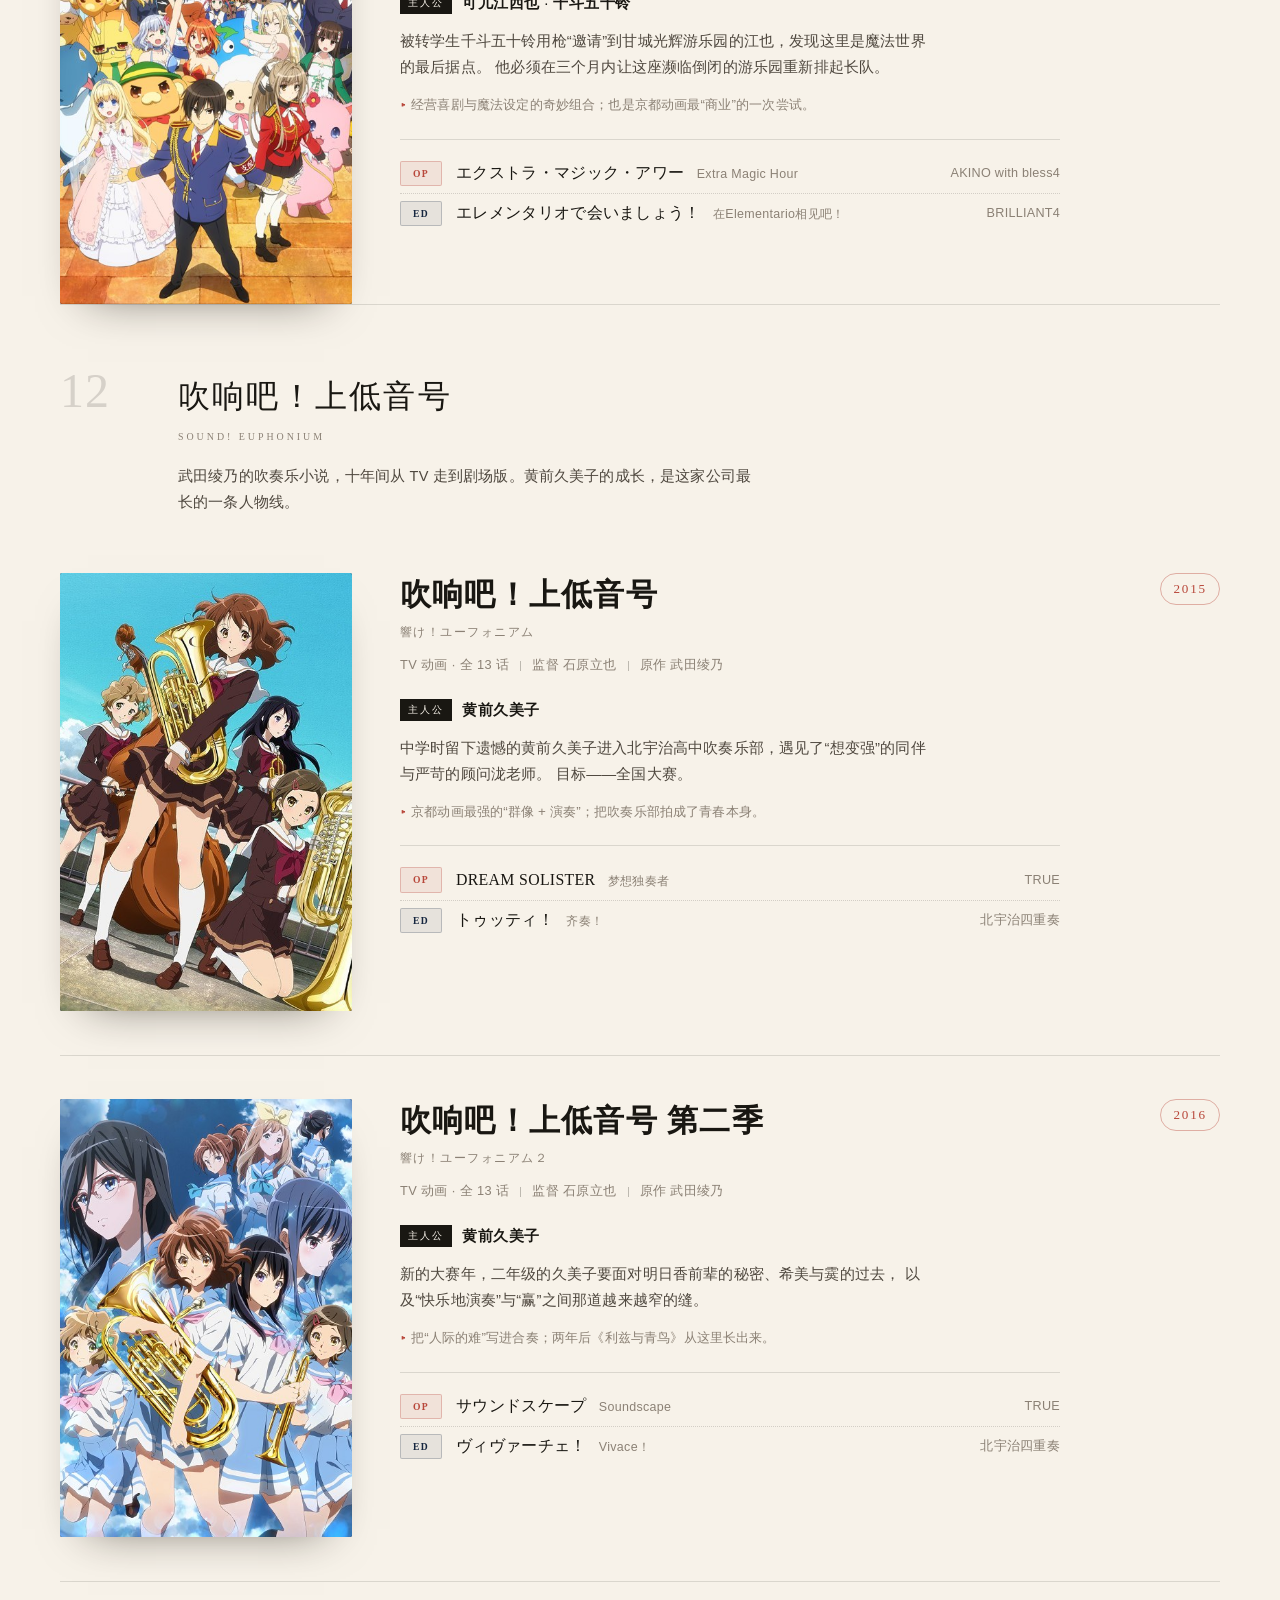
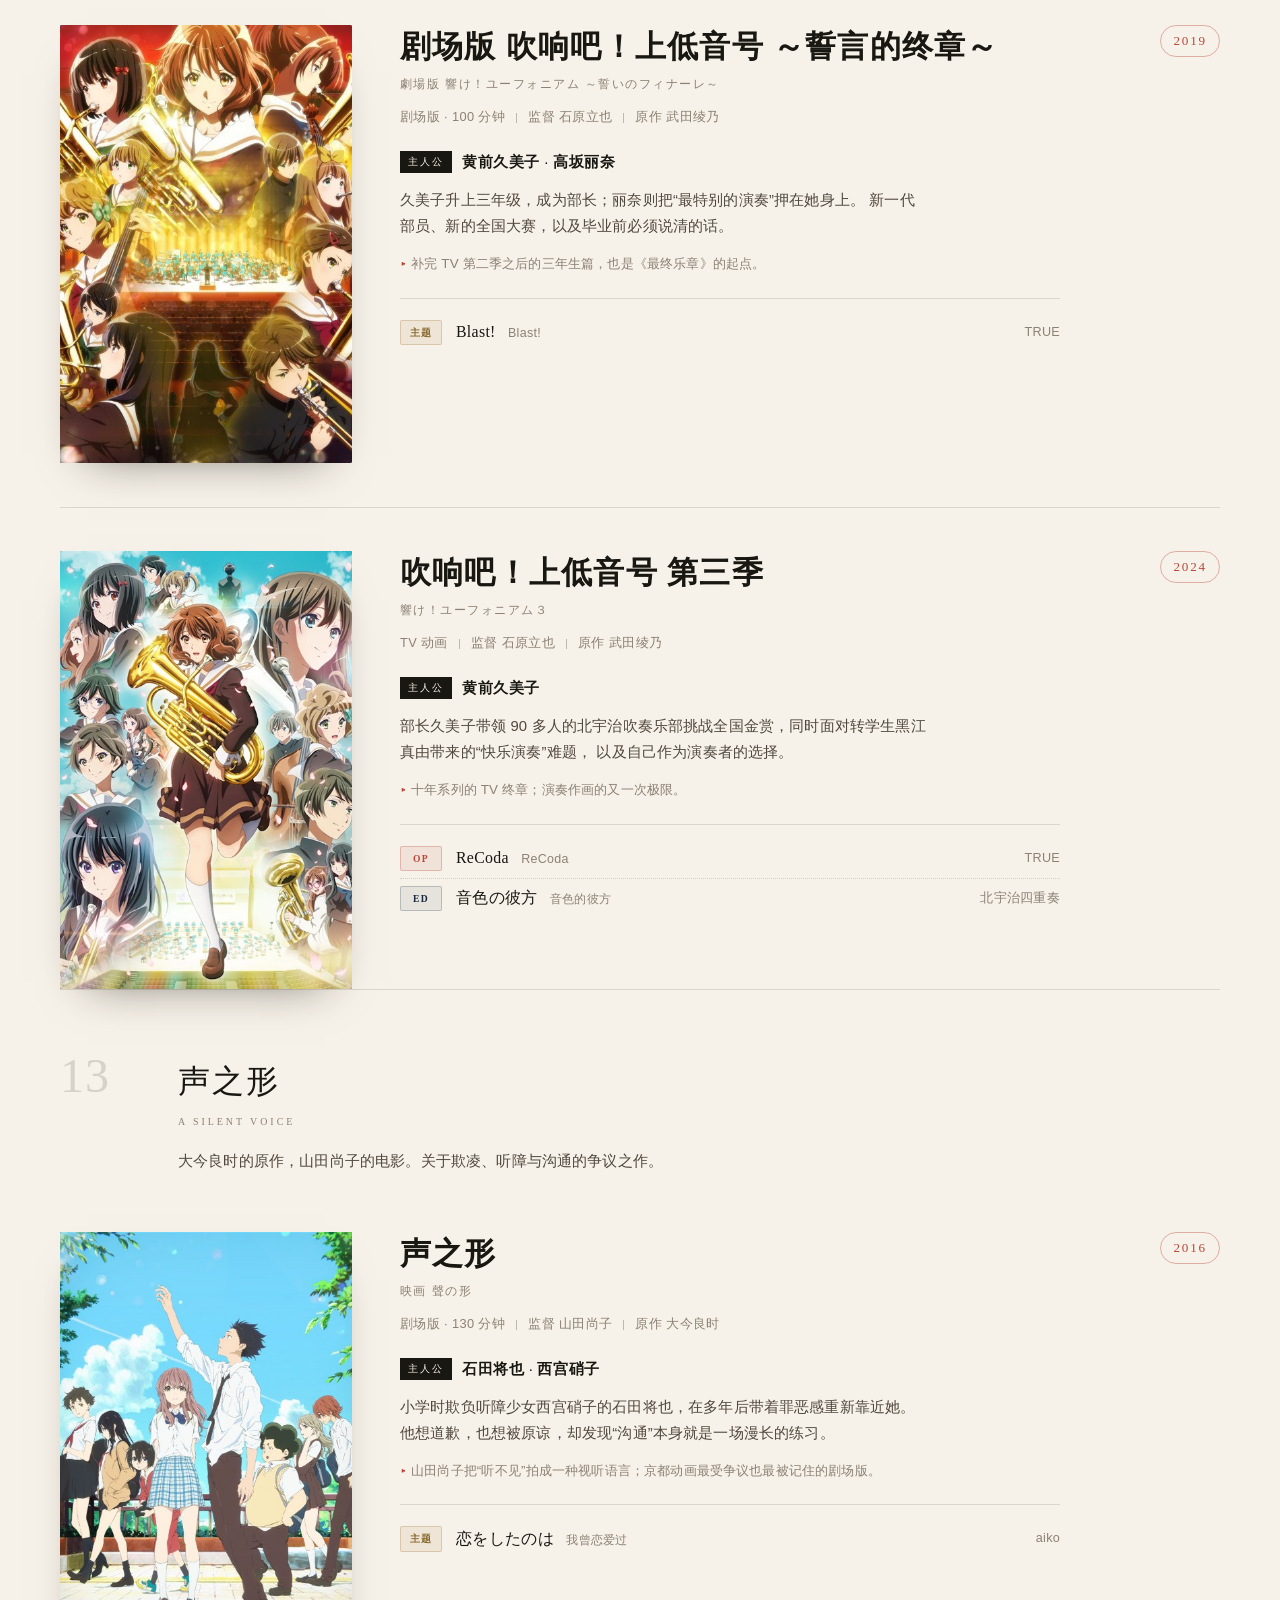
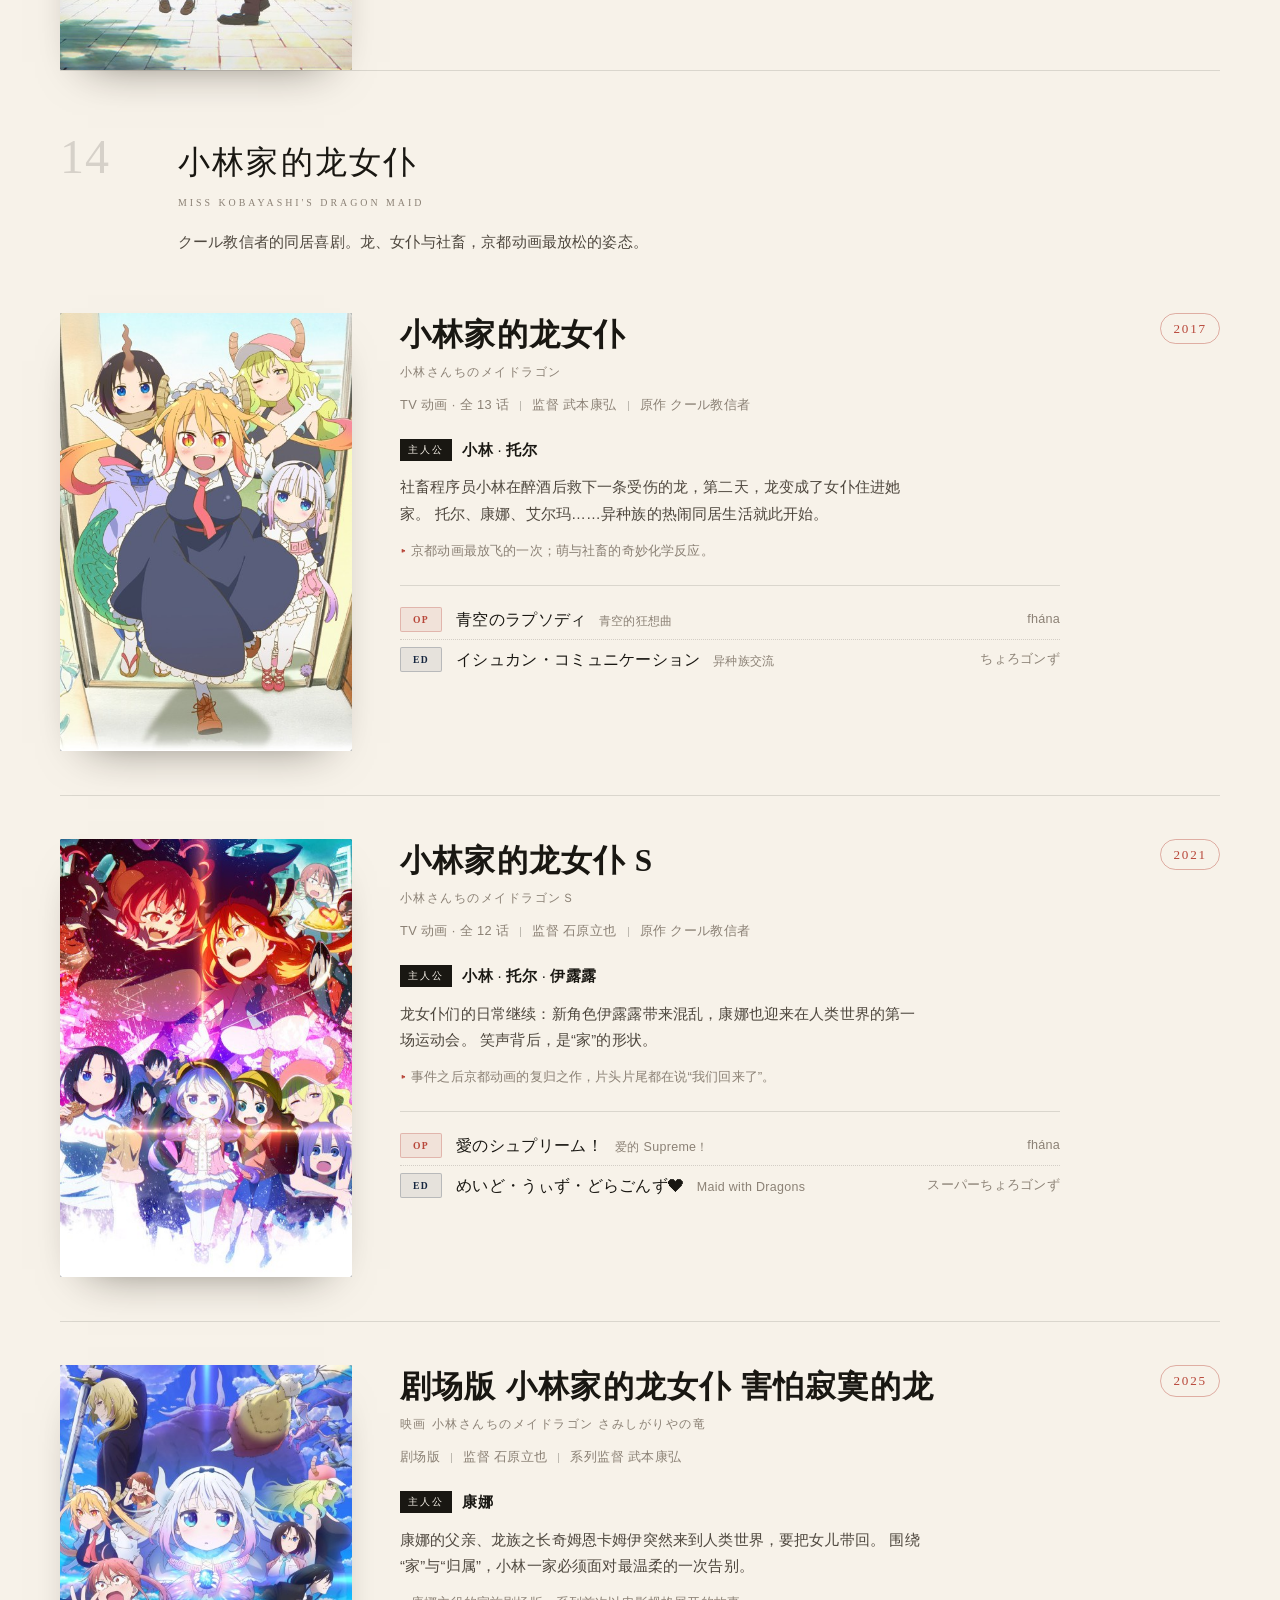
<file: released.html>
<!DOCTYPE html>
<html lang="zh-CN">
<head>
<meta charset="UTF-8">
<meta name="viewport" content="width=device-width, initial-scale=1">
<meta name="theme-color" content="#0c1524">
<title>已上映 · 京都动画作品档案</title>
<meta name="description" content="京都动画已上映作品一览：按系列整理 AIR、Kanon、CLANNAD、凉宫春日、幸运星、轻音少女、日常、冰菓、中二病、玉子、境界的彼方、Free!、甘城、上低音号、龙女仆、紫罗兰、声之形、利兹与青鸟、弦音，附 OP / ED。">
<link rel="icon" href="assets/img/favicon.svg" type="image/svg+xml">
<link rel="stylesheet" href="assets/css/style.css">
</head>
<body data-page="released">
<a class="skip-link" href="#main">跳到主要内容</a>

<header class="site-header">
  <nav class="nav" aria-label="主导航">
    <a class="brand" href="index.html" aria-label="京阿尼作品档案 首页">
      <svg class="brand__mark" viewBox="0 0 40 40" fill="none" stroke="currentColor" stroke-width="1.1" aria-hidden="true">
        <circle cx="20" cy="20" r="17.2"/>
        <path d="M20 2.8a17.2 17.2 0 0 1 14.9 8.6"/>
        <path d="M20 8.6a11.4 11.4 0 1 0 11.4 11.4"/>
        <path d="M20 15.8a4.2 4.2 0 1 1-4.2 4.2"/>
        <circle cx="20" cy="20" r="1.6" fill="currentColor" stroke="none"/>
      </svg>
      <span class="brand__text">京阿尼<small>Kyoto Animation Archive</small></span>
    </a>
    <button class="nav__toggle" type="button" aria-label="打开导航菜单" aria-expanded="false" aria-controls="nav-links">
      <span></span>
    </button>
    <ul class="nav__links" id="nav-links">
      <li><a class="nav__link" href="index.html">首页</a></li>
      <li><a class="nav__link is-active" href="released.html" aria-current="page">已上映</a></li>
      <li><a class="nav__link" href="upcoming.html">未上映</a></li>
      <li><a class="nav__link" href="staff.html">制作阵</a></li>
      <li><a class="nav__link" href="stories.html">事件与逸闻</a></li>
    </ul>
  </nav>
</header>

<main id="main">

  <section class="page-hero">
    <div class="wrap page-hero__inner">
      <div>
        <p class="eyebrow eyebrow--light">Released Works</p>
        <h1 class="page-hero__title">
          已上映
          <small>Television Series &amp; Films · 2005 — 2025</small>
        </h1>
        <p class="page-hero__desc">
          29 部代表作品，按 17 个系列编排。每部作品的左侧是封面示意图，右侧上方为年份、主人公与故事概要，
          下方为最具代表性的 OP 与 ED——剧场版则以主题歌标注。
        </p>
      </div>
      <div class="page-hero__stats">
        <div class="page-hero__stat"><b>29</b><span>部代表作品</span></div>
        <div class="page-hero__stat"><b>17</b><span>个系列</span></div>
        <div class="page-hero__stat"><b>2005</b><span>最早的 TV 作品</span></div>
        <div class="page-hero__stat"><b>2025</b><span>最新剧场版</span></div>
      </div>
    </div>
    <div class="page-hero__watermark" aria-hidden="true">WORKS</div>
  </section>

  <div class="directory">
    <div class="wrap">
      <div class="directory__head">
        <p class="directory__title">系列目录</p>
        <p class="directory__count">17 Series / 29 Works</p>
      </div>
      <ol class="directory__list">
        <li><a class="directory__link" href="#s01"><i>01</i>Key 系 · 视觉小说改编</a></li>
        <li><a class="directory__link" href="#s02"><i>02</i>凉宫春日系列</a></li>
        <li><a class="directory__link" href="#s03"><i>03</i>幸运星</a></li>
        <li><a class="directory__link" href="#s04"><i>04</i>轻音少女</a></li>
        <li><a class="directory__link" href="#s05"><i>05</i>日常</a></li>
        <li><a class="directory__link" href="#s06"><i>06</i>冰菓</a></li>
        <li><a class="directory__link" href="#s07"><i>07</i>中二病也要谈恋爱！</a></li>
        <li><a class="directory__link" href="#s08"><i>08</i>玉子系列</a></li>
        <li><a class="directory__link" href="#s09"><i>09</i>境界的彼方</a></li>
        <li><a class="directory__link" href="#s10"><i>10</i>Free!</a></li>
        <li><a class="directory__link" href="#s11"><i>11</i>甘城光辉游乐园</a></li>
        <li><a class="directory__link" href="#s12"><i>12</i>吹响吧！上低音号</a></li>
        <li><a class="directory__link" href="#s13"><i>13</i>声之形</a></li>
        <li><a class="directory__link" href="#s14"><i>14</i>小林家的龙女仆</a></li>
        <li><a class="directory__link" href="#s15"><i>15</i>利兹与青鸟</a></li>
        <li><a class="directory__link" href="#s16"><i>16</i>紫罗兰永恒花园</a></li>
        <li><a class="directory__link" href="#s17"><i>17</i>弦音 -风舞高中弓道部-</a></li>
      </ol>
    </div>
  </div>

  <div class="toolbar">
    <div class="wrap toolbar__inner">
      <div class="chips" role="group" aria-label="按年代筛选作品">
        <button class="chip is-active" type="button" data-filter="all" aria-pressed="true">全部<small>29</small></button>
        <button class="chip" type="button" data-filter="classic" aria-pressed="false">2005–2010<small>9</small></button>
        <button class="chip" type="button" data-filter="golden" aria-pressed="false">2011–2018<small>14</small></button>
        <button class="chip" type="button" data-filter="return" aria-pressed="false">2019–2025<small>6</small></button>
      </div>
      <div class="toolbar__right">
        <p class="toolbar__count">共 <b id="result-count">29</b> 部</p>
        <div class="search">
          <svg viewBox="0 0 20 20" fill="none" stroke="currentColor" stroke-width="1.6" aria-hidden="true">
            <circle cx="8.6" cy="8.6" r="5.6"/>
            <path d="M12.8 12.8 17 17"/>
          </svg>
          <input id="works-search" type="search" placeholder="搜索作品、角色或主题歌" aria-label="搜索作品、角色或主题歌" autocomplete="off">
          <button class="search__reset" type="button" aria-label="清除搜索">×</button>
        </div>
      </div>
    </div>
  </div>

  <div class="wrap works-page" data-works>

    <!-- ======================== 01 Key 系 ======================== -->
    <section class="series" id="s01" data-series>
      <div class="series-head">
        <p class="series-no">01</p>
        <div>
          <h2 class="series-title">Key 系 · 视觉小说改编</h2>
          <p class="series-sub">Visual Novel Trilogy</p>
        </div>
        <p class="series-desc">
          京都动画与 Key 的三次合作，把恋爱冒险游戏改成了“夏天的记忆”。《AIR》《Kanon》《CLANNAD》与《After Story》，构成了这家公司最早的高峰。
        </p>
      </div>
      <div class="works">

        <article class="work" id="air" data-work data-era="classic" data-key="air 鸟之诗 青空 国崎往人 神尾观铃 key 石原立也 2005 夏天 翼人 lia">
          <div class="work__cover">
            <figure class="cover"><img src="assets/img/works/air.jpg" alt="《AIR》封面" loading="lazy" decoding="async"></figure>
          </div>
          <div class="work__body">
            <div class="work__head">
              <h3 class="work__title">AIR<span class="work__jp">AIR — エアー</span></h3>
              <span class="work__year">2005</span>
            </div>
            <ul class="work__meta"><li>TV 动画 · 全 12 话</li><li>监督 石原立也</li><li>原作 Key</li></ul>
            <p class="work__cast"><span class="label">主人公</span><b>国崎往人</b> · <b>神尾观铃</b></p>
            <p class="work__desc">
              提着人偶箱旅行的青年国崎往人，来到夏日海边的小镇，遇见总在做着“天空之梦”的少女神尾观铃。
              相处越久，他越接近千年前翼人留下的诅咒——以及一个注定要告别的夏天。
            </p>
            <p class="work__note">京都动画独立制作的起点之一；《鸟之诗》至今仍是“夏天”的代名词。</p>
            <div class="work__music">
              <div class="music">
                <span class="music__tag music__tag--op">OP</span>
                <p class="music__song">鳥の詩 <span>鸟之诗</span></p>
                <p class="music__artist">Lia</p>
              </div>
              <div class="music">
                <span class="music__tag music__tag--ed">ED</span>
                <p class="music__song">青空 <span>青空</span></p>
                <p class="music__artist">Lia</p>
              </div>
            </div>
          </div>
        </article>

        <article class="work" id="kanon" data-work data-era="classic" data-key="kanon カノン last regrets 彩菜 相泽祐一 名雪 石原立也 2006 雪 key">
          <div class="work__cover">
            <figure class="cover"><img src="assets/img/works/kanon.jpg" alt="《Kanon》封面" loading="lazy" decoding="async"></figure>
          </div>
          <div class="work__body">
            <div class="work__head">
              <h3 class="work__title">Kanon<span class="work__jp">カノン</span></h3>
              <span class="work__year">2006</span>
            </div>
            <ul class="work__meta"><li>TV 动画 · 全 24 话</li><li>监督 石原立也</li><li>原作 Key</li></ul>
            <p class="work__cast"><span class="label">主人公</span><b>相泽祐一</b></p>
            <p class="work__desc">
              时隔七年回到北方雪国小镇的相泽祐一，与表妹名雪以及一个个似曾相识的少女重逢。
              失去的记忆、许下的约定、被雪掩埋的愿望，在他停留的这个冬天里逐一苏醒。
            </p>
            <p class="work__note">京都动画把“雪”画成了一种情绪，也是“京都脸”成形的早期样本。</p>
            <div class="work__music">
              <div class="music">
                <span class="music__tag music__tag--op">OP</span>
                <p class="music__song">Last regrets <span>最后的遗憾</span></p>
                <p class="music__artist">彩菜</p>
              </div>
              <div class="music">
                <span class="music__tag music__tag--ed">ED</span>
                <p class="music__song">風の辿り着く場所 <span>风所抵达的地方</span></p>
                <p class="music__artist">彩菜</p>
              </div>
            </div>
          </div>
        </article>

        <article class="work" id="clannad" data-work data-era="classic" data-key="clannad クラナド 团子大家族 メグメル eufonius 茶太 冈崎朋也 古河渚 2007 樱花 坂道">
          <div class="work__cover">
            <figure class="cover"><img src="assets/img/works/clannad.jpg" alt="《CLANNAD》封面" loading="lazy" decoding="async"></figure>
          </div>
          <div class="work__body">
            <div class="work__head">
              <h3 class="work__title">CLANNAD<span class="work__jp">クラナド</span></h3>
              <span class="work__year">2007</span>
            </div>
            <ul class="work__meta"><li>TV 动画</li><li>监督 石原立也</li><li>原作 Key</li></ul>
            <p class="work__cast"><span class="label">主人公</span><b>冈崎朋也</b> · <b>古河渚</b></p>
            <p class="work__desc">
              在樱花坂道上，失去家庭温度的不良少年冈崎朋也遇见了自言自语的古河渚。
              为了帮她把演剧部重新立起来，他开始走进别人的故事，也第一次被推向自己的家庭。
            </p>
            <p class="work__note">前半是校园群像，后半是人生；真正的重量在 After Story。</p>
            <div class="work__music">
              <div class="music">
                <span class="music__tag music__tag--op">OP</span>
                <p class="music__song">メグメル ～cuckool mix 2007～ <span>Meg Mell</span></p>
                <p class="music__artist">eufonius</p>
              </div>
              <div class="music">
                <span class="music__tag music__tag--ed">ED</span>
                <p class="music__song">だんご大家族 <span>团子大家族</span></p>
                <p class="music__artist">茶太</p>
              </div>
            </div>
          </div>
        </article>

        <article class="work" id="clannad-as" data-work data-era="classic" data-key="clannad after story アフターストーリー 時を刻む唄 torch lia 冈崎朋也 古河渚 2008 人生">
          <div class="work__cover">
            <figure class="cover"><img src="assets/img/works/clannad_as.jpg" alt="《CLANNAD After Story》封面" loading="lazy" decoding="async"></figure>
          </div>
          <div class="work__body">
            <div class="work__head">
              <h3 class="work__title">CLANNAD ～After Story～<span class="work__jp">クラナド アフターストーリー</span></h3>
              <span class="work__year">2008</span>
            </div>
            <ul class="work__meta"><li>TV 动画</li><li>监督 石原立也</li><li>原作 Key</li></ul>
            <p class="work__cast"><span class="label">主人公</span><b>冈崎朋也</b> · <b>古河渚</b></p>
            <p class="work__desc">
              毕业、就职、成家、孕育新生命——故事从校园走向“人生”。在接连的失去面前，
              朋也终于明白，小镇上流传的“光”究竟要替他换回什么。
            </p>
            <p class="work__note">被无数观众称作“人生”的一部；也是京都动画情感表达的分水岭。</p>
            <div class="work__music">
              <div class="music">
                <span class="music__tag music__tag--op">OP</span>
                <p class="music__song">時を刻む唄 <span>铭刻时间的歌</span></p>
                <p class="music__artist">Lia</p>
              </div>
              <div class="music">
                <span class="music__tag music__tag--ed">ED</span>
                <p class="music__song">TORCH <span>火炬</span></p>
                <p class="music__artist">Lia</p>
              </div>
            </div>
          </div>
        </article>

      </div>
    </section>

    <!-- ======================== 02 凉宫 ======================== -->
    <section class="series" id="s02" data-series>
      <div class="series-head">
        <p class="series-no">02</p>
        <div>
          <h2 class="series-title">凉宫春日系列</h2>
          <p class="series-sub">The Melancholy of Haruhi Suzumiya</p>
        </div>
        <p class="series-desc">
          谷川流的轻小说 + 京都动画的演出实验。乱序、重制、剧场版，三部作品把“世界系”拍成了校园喜剧。
        </p>
      </div>
      <div class="works">

        <article class="work" id="haruhi" data-work data-era="classic" data-key="凉宫春日 ハルヒ 冒険でしょでしょ ハレ晴レユカイ 平野绫 阿虚 春日 谷川流 2006 2009 sos团">
          <div class="work__cover">
            <figure class="cover"><img src="assets/img/works/haruhi.jpg" alt="《凉宫春日的忧郁》封面" loading="lazy" decoding="async"></figure>
          </div>
          <div class="work__body">
            <div class="work__head">
              <h3 class="work__title">凉宫春日的忧郁<span class="work__jp">涼宮ハルヒの憂鬱 · 2006／2009</span></h3>
              <span class="work__year">2006</span>
            </div>
            <ul class="work__meta"><li>TV 动画（两季）</li><li>监督 石原立也</li><li>原作 谷川流</li></ul>
            <p class="work__cast"><span class="label">主人公</span><b>阿虚</b> · <b>凉宫春日</b></p>
            <p class="work__desc">
              只相信“普通”的高中生阿虚，被全校最古怪的女生凉宫春日拉进了 SOS 团。
              他不知道的是，团里的外星人、未来人和超能力者，都在拼命阻止这个女孩对世界感到厌倦。
            </p>
            <p class="work__note">2006 年的乱序播出与 2009 年的“永无止境的八月”，改变了轻改动画的玩法。</p>
            <div class="work__music">
              <div class="music">
                <span class="music__tag music__tag--op">OP</span>
                <p class="music__song">冒険でしょでしょ？ <span>是冒险对吧？</span></p>
                <p class="music__artist">平野绫</p>
              </div>
              <div class="music">
                <span class="music__tag music__tag--ed">ED</span>
                <p class="music__song">ハレ晴レユカイ <span>晴天好心情</span></p>
                <p class="music__artist">平野绫、茅原实里、后藤邑子</p>
              </div>
            </div>
          </div>
        </article>

        <article class="work" id="haruhi-movie" data-work data-era="classic" data-key="凉宫春日的消失 消失 優しい忘却 茅原实里 阿虚 长门有希 武本康弘 2010 剧场版">
          <div class="work__cover">
            <figure class="cover"><img src="assets/img/works/haruhi_movie.jpg" alt="《凉宫春日的消失》封面" loading="lazy" decoding="async"></figure>
          </div>
          <div class="work__body">
            <div class="work__head">
              <h3 class="work__title">凉宫春日的消失<span class="work__jp">涼宮ハルヒの消失</span></h3>
              <span class="work__year">2010</span>
            </div>
            <ul class="work__meta"><li>剧场版 · 162 分钟</li><li>监督 武本康弘</li><li>原作 谷川流</li></ul>
            <p class="work__cast"><span class="label">主人公</span><b>阿虚</b> · <b>长门有希</b></p>
            <p class="work__desc">
              圣诞前夕，世界在阿虚眼前被悄悄改写：春日不见了，SOS 团从未存在，长门成了普通的文学少女。
              为了找回“原来的世界”，他必须在雪夜里作出选择。
            </p>
            <p class="work__note">用 2 小时 40 分把 TV 的玩笑收束成一场温柔的告别。</p>
            <div class="work__music">
              <div class="music">
                <span class="music__tag music__tag--tm">主题</span>
                <p class="music__song">優しい忘却 <span>温柔的忘却</span></p>
                <p class="music__artist">茅原实里</p>
              </div>
            </div>
          </div>
        </article>

      </div>
    </section>

    <!-- ======================== 03 幸运星 ======================== -->
    <section class="series" id="s03" data-series>
      <div class="series-head">
        <p class="series-no">03</p>
        <div>
          <h2 class="series-title">幸运星</h2>
          <p class="series-sub">Lucky Star</p>
        </div>
        <p class="series-desc">四格漫画改编的宅向日常，也是“京都脸”的原点；连片尾曲都在玩梗。</p>
      </div>
      <div class="works">
        <article class="work" id="lucky-star" data-work data-era="classic" data-key="幸运星 らきすた もってけ セーラーふく かえして ニーソックス 泉此方 柊镜 柊司 高良美幸 武本康弘 2007 宅">
          <div class="work__cover">
            <figure class="cover"><img src="assets/img/works/lucky.jpg" alt="《幸运星》封面" loading="lazy" decoding="async"></figure>
          </div>
          <div class="work__body">
            <div class="work__head">
              <h3 class="work__title">幸运星<span class="work__jp">らき☆すた</span></h3>
              <span class="work__year">2007</span>
            </div>
            <ul class="work__meta"><li>TV 动画 · 全 24 话</li><li>监督 山本宽（1–4 话）→ 武本康弘</li><li>原作 美水镜</li></ul>
            <p class="work__cast"><span class="label">主人公</span><b>泉此方</b></p>
            <p class="work__desc">
              身高 142cm、热爱动漫与游戏的宅女高中生泉此方，与双胞胎柊镜、柊司以及优等生高良美幸一起，
              把高中生活过成了一串关于“萌”与“梗”的四格日常。
            </p>
            <p class="work__note">“京都脸”的原点；OP 与 ED 都是那个时代二次元文化的标本。</p>
            <div class="work__music">
              <div class="music">
                <span class="music__tag music__tag--op">OP</span>
                <p class="music__song">もってけ！セーラーふく <span>拿去吧！水手服</span></p>
                <p class="music__artist">泉此方、柊镜、柊司、高良美幸</p>
              </div>
              <div class="music">
                <span class="music__tag music__tag--ed">ED</span>
                <p class="music__song">かえして！ニーソックス <span>还给我！过膝袜</span></p>
                <p class="music__artist">泉此方、柊镜、柊司、高良美幸</p>
              </div>
            </div>
          </div>
        </article>
      </div>
    </section>

    <!-- ======================== 04 轻音 ======================== -->
    <section class="series" id="s04" data-series>
      <div class="series-head">
        <p class="series-no">04</p>
        <div>
          <h2 class="series-title">轻音少女</h2>
          <p class="series-sub">K-ON!</p>
        </div>
        <p class="series-desc">山田尚子的出道作与续作。把乐队、点心和毕业，拍成了可以反复播放的夏天。</p>
      </div>
      <div class="works">

        <article class="work" id="k-on" data-work data-era="classic" data-key="轻音少女 keion k-on cagayake girls dont say lazy 樱高轻音部 平泽唯 中野梓 山田尚子 2009 放学后茶会">
          <div class="work__cover">
            <figure class="cover"><img src="assets/img/works/kon.jpg" alt="《轻音少女》封面" loading="lazy" decoding="async"></figure>
          </div>
          <div class="work__body">
            <div class="work__head">
              <h3 class="work__title">轻音少女<span class="work__jp">けいおん！</span></h3>
              <span class="work__year">2009</span>
            </div>
            <ul class="work__meta"><li>TV 动画 · 全 13 话</li><li>监督 山田尚子</li><li>原作 かきふらい</li></ul>
            <p class="work__cast"><span class="label">主人公</span><b>平泽唯</b></p>
            <p class="work__desc">
              因为把“轻音乐”误听成“轻松的音乐”而加入轻音部的平泽唯，和律、澪、䌷组成了“放学后茶会”。
              练习、点心、学园祭——青春被她们过成了慢镜头。
            </p>
            <p class="work__note">“废萌日常”的开山之作，也是山田尚子演出的第一次集中展示。</p>
            <div class="work__music">
              <div class="music">
                <span class="music__tag music__tag--op">OP</span>
                <p class="music__song">Cagayake!GIRLS <span>闪耀吧！女孩们</span></p>
                <p class="music__artist">樱高轻音部</p>
              </div>
              <div class="music">
                <span class="music__tag music__tag--ed">ED</span>
                <p class="music__song">Don't say "lazy" <span>别说“懒散”</span></p>
                <p class="music__artist">樱高轻音部</p>
              </div>
            </div>
          </div>
        </article>

        <article class="work" id="k-on-2" data-work data-era="classic" data-key="轻音少女 第二季 keion k-on go go maniac listen 樱高轻音部 平泽唯 中野梓 山田尚子 2010 毕业">
          <div class="work__cover">
            <figure class="cover"><img src="assets/img/works/kon2.jpg" alt="《轻音少女 第二季》封面" loading="lazy" decoding="async"></figure>
          </div>
          <div class="work__body">
            <div class="work__head">
              <h3 class="work__title">轻音少女 第二季<span class="work__jp">けいおん！！</span></h3>
              <span class="work__year">2010</span>
            </div>
            <ul class="work__meta"><li>TV 动画 · 全 26 话</li><li>监督 山田尚子</li><li>原作 かきふらい</li></ul>
            <p class="work__cast"><span class="label">主人公</span><b>平泽唯</b> · <b>中野梓</b></p>
            <p class="work__desc">
              升上三年级，唯她们要面对毕业与“最后的文化祭”。新加入的梓在不安中看着学姐们奔跑，
              而她们只想把这段时光再延长一点点。
            </p>
            <p class="work__note">社会现象级作品，把“废萌日常”推到顶峰。</p>
            <div class="work__music">
              <div class="music">
                <span class="music__tag music__tag--op">OP</span>
                <p class="music__song">GO! GO! MANIAC <span>疯狂前进！</span></p>
                <p class="music__artist">樱高轻音部</p>
              </div>
              <div class="music">
                <span class="music__tag music__tag--ed">ED</span>
                <p class="music__song">Listen!! <span>倾听！！</span></p>
                <p class="music__artist">樱高轻音部</p>
              </div>
            </div>
          </div>
        </article>

      </div>
    </section>

    <!-- ======================== 05 日常 ======================== -->
    <section class="series" id="s05" data-series>
      <div class="series-head">
        <p class="series-no">05</p>
        <div>
          <h2 class="series-title">日常</h2>
          <p class="series-sub">Nichijou</p>
        </div>
        <p class="series-desc">石原立也的无厘头实验场。荒诞、快节奏，却精确到帧。</p>
      </div>
      <div class="works">
        <article class="work" id="nichijou" data-work data-era="golden" data-key="日常 にちじょう nichijou ヒャダイン zzz 佐咲纱花 相生祐子 东云名乃 水上麻衣 长野原美绪 石原立也 2011 搞笑">
          <div class="work__cover">
            <figure class="cover"><img src="assets/img/works/nichijou.jpg" alt="《日常》封面" loading="lazy" decoding="async"></figure>
          </div>
          <div class="work__body">
            <div class="work__head">
              <h3 class="work__title">日常<span class="work__jp">にちじょう</span></h3>
              <span class="work__year">2011</span>
            </div>
            <ul class="work__meta"><li>TV 动画 · 全 26 话</li><li>监督 石原立也</li><li>原作 あらゐけいいち</li></ul>
            <p class="work__cast"><span class="label">主人公</span><b>相生祐子</b> · <b>东云名乃</b> · <b>水上麻衣</b> · <b>长野原美绪</b></p>
            <p class="work__desc">
              时定高中的女生们每天都在经历“普通”的一天：会说话的猫、八岁博士做的机器人、突然飞起来的鹿——
              所有荒诞都被拍得理直气壮。
            </p>
            <p class="work__note">无厘头搞笑的天花板；分镜、作画与吐槽节奏的教科书。</p>
            <div class="work__music">
              <div class="music">
                <span class="music__tag music__tag--op">OP</span>
                <p class="music__song">ヒャダインのカカカタ☆カタオモイ-C <span>单相思-C</span></p>
                <p class="music__artist">ヒャダイン</p>
              </div>
              <div class="music">
                <span class="music__tag music__tag--ed">ED</span>
                <p class="music__song">Zzz <span>Zzz</span></p>
                <p class="music__artist">佐咲纱花</p>
              </div>
            </div>
          </div>
        </article>
      </div>
    </section>

    <!-- ======================== 06 冰菓 ======================== -->
    <section class="series" id="s06" data-series>
      <div class="series-head">
        <p class="series-no">06</p>
        <div>
          <h2 class="series-title">冰菓</h2>
          <p class="series-sub">Hyouka</p>
        </div>
        <p class="series-desc">米泽穗信的校园推理，遇上武本康弘的演出。安静的谜题，比事件更勾人。</p>
      </div>
      <div class="works">
        <article class="work" id="hyouka" data-work data-era="golden" data-key="冰菓 ひょうか hyouka 優しさの理由 choucho まどろみの約束 折木奉太郎 千反田爱瑠 武本康弘 2012 推理 古籍研究社">
          <div class="work__cover">
            <figure class="cover"><img src="assets/img/works/hyouka.jpg" alt="《冰菓》封面" loading="lazy" decoding="async"></figure>
          </div>
          <div class="work__body">
            <div class="work__head">
              <h3 class="work__title">冰菓<span class="work__jp">ひょうか</span></h3>
              <span class="work__year">2012</span>
            </div>
            <ul class="work__meta"><li>TV 动画 · 全 22 话</li><li>监督 武本康弘</li><li>原作 米泽穗信</li></ul>
            <p class="work__cast"><span class="label">主人公</span><b>折木奉太郎</b> · <b>千反田爱瑠</b></p>
            <p class="work__desc">
              信奉“节能主义”的折木奉太郎被“我很好奇”的千反田拖进古籍研究社，
              从社刊《冰菓》的名字开始，解开 33 年前那场学园祭背后的沉默。
            </p>
            <p class="work__note">校园推理 + 极致演出；把“无聊的谜”拍得比命案还好看。</p>
            <div class="work__music">
              <div class="music">
                <span class="music__tag music__tag--op">OP</span>
                <p class="music__song">優しさの理由 <span>温柔的理由</span></p>
                <p class="music__artist">ChouCho</p>
              </div>
              <div class="music">
                <span class="music__tag music__tag--ed">ED</span>
                <p class="music__song">まどろみの約束 <span>微睡的约定</span></p>
                <p class="music__artist">佐藤聪美、茅野爱衣</p>
              </div>
            </div>
          </div>
        </article>
      </div>
    </section>

    <!-- ======================== 07 中二病 ======================== -->
    <section class="series" id="s07" data-series>
      <div class="series-head">
        <p class="series-no">07</p>
        <div>
          <h2 class="series-title">中二病也要谈恋爱！</h2>
          <p class="series-sub">Love, Chunibyo &amp; Other Delusions</p>
        </div>
        <p class="series-desc">虎虎的轻小说，京都动画大赏的产物。中二病是外壳，家庭是内核。</p>
      </div>
      <div class="works">
        <article class="work" id="chunibyo" data-work data-era="golden" data-key="中二病 也要谈恋爱 中二病でも恋がしたい sparkling daydream zaq inside identity 富樫勇太 小鸟游六花 石原立也 2012 邪王真眼">
          <div class="work__cover">
            <figure class="cover"><img src="assets/img/works/chuni.jpg" alt="《中二病也要谈恋爱！》封面" loading="lazy" decoding="async"></figure>
          </div>
          <div class="work__body">
            <div class="work__head">
              <h3 class="work__title">中二病也要谈恋爱！<span class="work__jp">中二病でも恋がしたい！</span></h3>
              <span class="work__year">2012</span>
            </div>
            <ul class="work__meta"><li>TV 动画 · 全 12 话</li><li>监督 石原立也</li><li>原作 虎虎（KA Esuma 文库）</li></ul>
            <p class="work__cast"><span class="label">主人公</span><b>富樫勇太</b> · <b>小鸟游六花</b></p>
            <p class="work__desc">
              决心告别中二病的富樫勇太，家里却住进了“邪王真眼”持有者小鸟游六花。
              妄想、眼罩与不可视境界线的背后，是一个孩子不愿放下的失去。
            </p>
            <p class="work__note">京都动画少见的“痛并可爱”；中二病外壳下的家庭叙事。</p>
            <div class="work__music">
              <div class="music">
                <span class="music__tag music__tag--op">OP</span>
                <p class="music__song">Sparkling Daydream <span>闪耀的幻想</span></p>
                <p class="music__artist">ZAQ</p>
              </div>
              <div class="music">
                <span class="music__tag music__tag--ed">ED</span>
                <p class="music__song">INSIDE IDENTITY <span>内在身份</span></p>
                <p class="music__artist">Black Raison d'être</p>
              </div>
            </div>
          </div>
        </article>
      </div>
    </section>

    <!-- ======================== 08 玉子 ======================== -->
    <section class="series" id="s08" data-series>
      <div class="series-head">
        <p class="series-no">08</p>
        <div>
          <h2 class="series-title">玉子系列</h2>
          <p class="series-sub">Tamako Market</p>
        </div>
        <p class="series-desc">山田尚子的商店街宇宙。TV 与剧场版各一部，把“喜欢”说得很慢。</p>
      </div>
      <div class="works">

        <article class="work" id="tamako" data-work data-era="golden" data-key="玉子市场 たまこまーけっと ドラマチックマーケットライド ねぐせ 洲崎绫 北白川玉子 德拉 山田尚子 2013 商店街">
          <div class="work__cover">
            <figure class="cover"><img src="assets/img/works/tamako.jpg" alt="《玉子市场》封面" loading="lazy" decoding="async"></figure>
          </div>
          <div class="work__body">
            <div class="work__head">
              <h3 class="work__title">玉子市场<span class="work__jp">たまこまーけっと</span></h3>
              <span class="work__year">2013</span>
            </div>
            <ul class="work__meta"><li>TV 动画 · 全 12 话</li><li>监督 山田尚子</li><li>原作 京都动画</li></ul>
            <p class="work__cast"><span class="label">主人公</span><b>北白川玉子</b></p>
            <p class="work__desc">
              兔山商店街的年糕店女儿玉子，和街坊们、以及一只自称来自南国的会说话的红鸟德拉，
              过着热闹又琐碎的商店街日常。
            </p>
            <p class="work__note">山田尚子式的“空气感”；商店街的烟火气与少女心情。</p>
            <div class="work__music">
              <div class="music">
                <span class="music__tag music__tag--op">OP</span>
                <p class="music__song">ドラマチックマーケットライド <span>戏剧性的市场之旅</span></p>
                <p class="music__artist">北白川玉子（洲崎绫）</p>
              </div>
              <div class="music">
                <span class="music__tag music__tag--ed">ED</span>
                <p class="music__song">ねぐせ <span>睡乱的头发</span></p>
                <p class="music__artist">北白川玉子（洲崎绫）</p>
              </div>
            </div>
          </div>
        </article>

        <article class="work" id="tamako-love" data-work data-era="golden" data-key="玉子爱情故事 たまこラブストーリー プリンシプル 洲崎绫 北白川玉子 大路饼藏 山田尚子 2014 剧场版 告白">
          <div class="work__cover">
            <figure class="cover"><img src="assets/img/works/tamako_love.jpg" alt="《玉子爱情故事》封面" loading="lazy" decoding="async"></figure>
          </div>
          <div class="work__body">
            <div class="work__head">
              <h3 class="work__title">玉子爱情故事<span class="work__jp">たまこラブストーリー</span></h3>
              <span class="work__year">2014</span>
            </div>
            <ul class="work__meta"><li>剧场版 · 83 分钟</li><li>监督 山田尚子</li><li>原作 京都动画</li></ul>
            <p class="work__cast"><span class="label">主人公</span><b>北白川玉子</b> · <b>大路饼藏</b></p>
            <p class="work__desc">
              高三的春天，青梅竹马的饼藏决定去东京学电影，并在商店街的桥上向玉子告白。
              年糕、胶片与没说出口的回答，构成了她的十八岁。
            </p>
            <p class="work__note">剧场版里罕见地把“日常的告白”拍到心口发紧。</p>
            <div class="work__music">
              <div class="music">
                <span class="music__tag music__tag--tm">主题</span>
                <p class="music__song">プリンシプル <span>Principle</span></p>
                <p class="music__artist">洲崎绫</p>
              </div>
            </div>
          </div>
        </article>

      </div>
    </section>

    <!-- ======================== 09 境界 ======================== -->
    <section class="series" id="s09" data-series>
      <div class="series-head">
        <p class="series-no">09</p>
        <div>
          <h2 class="series-title">境界的彼方</h2>
          <p class="series-sub">Beyond the Boundary</p>
        </div>
        <p class="series-desc">石立太一的战斗片。异色、浓烈，也能看到京都动画的另一面。</p>
      </div>
      <div class="works">
        <article class="work" id="kyokai" data-work data-era="golden" data-key="境界的彼方 境界の彼方 daisy 茅原实里 stereo dive foundation 神原秋人 栗山未来 石立太一 2013 半妖">
          <div class="work__cover">
            <figure class="cover"><img src="assets/img/works/kyokai.jpg" alt="《境界的彼方》封面" loading="lazy" decoding="async"></figure>
          </div>
          <div class="work__body">
            <div class="work__head">
              <h3 class="work__title">境界的彼方<span class="work__jp">境界の彼方</span></h3>
              <span class="work__year">2013</span>
            </div>
            <ul class="work__meta"><li>TV 动画 · 全 12 话</li><li>监督 石立太一</li><li>原作 鸟居なごむ（KA Esuma 文库）</li></ul>
            <p class="work__cast"><span class="label">主人公</span><b>神原秋人</b> · <b>栗山未来</b></p>
            <p class="work__desc">
              半妖少年神原秋人遇到会流血的眼镜少女栗山未来。她为了杀死“境界的彼方”而来，
              却在与他同行的日子里，先杀死了自己的孤独。
            </p>
            <p class="work__note">京都动画的异色战斗片；色彩与京都实景取景是隐藏看点。</p>
            <div class="work__music">
              <div class="music">
                <span class="music__tag music__tag--op">OP</span>
                <p class="music__song">境界の彼方 <span>境界的彼方</span></p>
                <p class="music__artist">茅原实里</p>
              </div>
              <div class="music">
                <span class="music__tag music__tag--ed">ED</span>
                <p class="music__song">Daisy <span>雏菊</span></p>
                <p class="music__artist">STEREO DIVE FOUNDATION</p>
              </div>
            </div>
          </div>
        </article>
      </div>
    </section>

    <!-- ======================== 10 Free! ======================== -->
    <section class="series" id="s10" data-series>
      <div class="series-head">
        <p class="series-no">10</p>
        <div>
          <h2 class="series-title">Free!</h2>
          <p class="series-sub">Free! — Iwatobi Swim Club</p>
        </div>
        <p class="series-desc">与 Animation Do 共同制作的游泳部青春剧，三季 + 多部剧场版，也是京都动画女性向路线的起点。</p>
      </div>
      <div class="works">
        <article class="work" id="free" data-work data-era="golden" data-key="free フリー 游泳 七濑遥 rage on oldcodex splash free style five 内海纮子 2013 2014 2018 animation do">
          <div class="work__cover">
            <figure class="cover"><img src="assets/img/works/free.jpg" alt="《Free!》封面" loading="lazy" decoding="async"></figure>
          </div>
          <div class="work__body">
            <div class="work__head">
              <h3 class="work__title">Free!<span class="work__jp">Free! — 三季（2013 / 2014 / 2018）</span></h3>
              <span class="work__year">2013</span>
            </div>
            <ul class="work__meta"><li>TV 动画 · 三季</li><li>监督 内海纮子（第一季）</li><li>与 Animation Do 共同制作</li></ul>
            <p class="work__cast"><span class="label">主人公</span><b>七濑遥</b></p>
            <p class="work__desc">
              小学时代一起游泳的遥、真琴、渚与凛，在高中游泳部重逢。
              水、秒表、友情与别扭的执念，把少年们一次次推回泳道。
            </p>
            <p class="work__note">京都动画首次真正意义上的女性向作品，“水”的作画成为招牌。</p>
            <div class="work__music">
              <div class="music">
                <span class="music__tag music__tag--op">OP</span>
                <p class="music__song">Rage on <span>第一季</span></p>
                <p class="music__artist">OLDCODEX</p>
              </div>
              <div class="music">
                <span class="music__tag music__tag--ed">ED</span>
                <p class="music__song">SPLASH FREE <span>第一季</span></p>
                <p class="music__artist">STYLE FIVE</p>
              </div>
            </div>
          </div>
        </article>
      </div>
    </section>

    <!-- ======================== 11 甘城 ======================== -->
    <section class="series" id="s11" data-series>
      <div class="series-head">
        <p class="series-no">11</p>
        <div>
          <h2 class="series-title">甘城光辉游乐园</h2>
          <p class="series-sub">Amagi Brilliant Park</p>
        </div>
        <p class="series-desc">贺东招二原作，武本康弘执导。游乐园经营喜剧，京都动画最会算账的一部。</p>
      </div>
      <div class="works">
        <article class="work" id="amaburi" data-work data-era="golden" data-key="甘城光辉游乐园 甘城ブリリアントパーク エクストラマジックアワー akino bless4 エレメンタリオ brilliant4 可儿江西也 千斗五十铃 武本康弘 2014">
          <div class="work__cover">
            <figure class="cover"><img src="assets/img/works/amaburi.jpg" alt="《甘城光辉游乐园》封面" loading="lazy" decoding="async"></figure>
          </div>
          <div class="work__body">
            <div class="work__head">
              <h3 class="work__title">甘城光辉游乐园<span class="work__jp">甘城ブリリアントパーク</span></h3>
              <span class="work__year">2014</span>
            </div>
            <ul class="work__meta"><li>TV 动画 · 全 13 话</li><li>监督 武本康弘</li><li>原作 贺东招二</li></ul>
            <p class="work__cast"><span class="label">主人公</span><b>可儿江西也</b> · <b>千斗五十铃</b></p>
            <p class="work__desc">
              被转学生千斗五十铃用枪“邀请”到甘城光辉游乐园的江也，发现这里是魔法世界的最后据点。
              他必须在三个月内让这座濒临倒闭的游乐园重新排起长队。
            </p>
            <p class="work__note">经营喜剧与魔法设定的奇妙组合；也是京都动画最“商业”的一次尝试。</p>
            <div class="work__music">
              <div class="music">
                <span class="music__tag music__tag--op">OP</span>
                <p class="music__song">エクストラ・マジック・アワー <span>Extra Magic Hour</span></p>
                <p class="music__artist">AKINO with bless4</p>
              </div>
              <div class="music">
                <span class="music__tag music__tag--ed">ED</span>
                <p class="music__song">エレメンタリオで会いましょう！ <span>在Elementario相见吧！</span></p>
                <p class="music__artist">BRILLIANT4</p>
              </div>
            </div>
          </div>
        </article>
      </div>
    </section>

    <!-- ======================== 12 上低音号 ======================== -->
    <section class="series" id="s12" data-series>
      <div class="series-head">
        <p class="series-no">12</p>
        <div>
          <h2 class="series-title">吹响吧！上低音号</h2>
          <p class="series-sub">Sound! Euphonium</p>
        </div>
        <p class="series-desc">
          武田绫乃的吹奏乐小说，十年间从 TV 走到剧场版。黄前久美子的成长，是这家公司最长的一条人物线。
        </p>
      </div>
      <div class="works">

        <article class="work" id="eupho-1" data-work data-era="golden" data-key="吹响吧 上低音号 響け ユーフォニアム dream solister true トゥッティ 北宇治四重奏 黄前久美子 高坂丽奈 石原立也 2015 吹奏乐">
          <div class="work__cover">
            <figure class="cover"><img src="assets/img/works/eupho1.jpg" alt="《吹响吧！上低音号》封面" loading="lazy" decoding="async"></figure>
          </div>
          <div class="work__body">
            <div class="work__head">
              <h3 class="work__title">吹响吧！上低音号<span class="work__jp">響け！ユーフォニアム</span></h3>
              <span class="work__year">2015</span>
            </div>
            <ul class="work__meta"><li>TV 动画 · 全 13 话</li><li>监督 石原立也</li><li>原作 武田绫乃</li></ul>
            <p class="work__cast"><span class="label">主人公</span><b>黄前久美子</b></p>
            <p class="work__desc">
              中学时留下遗憾的黄前久美子进入北宇治高中吹奏乐部，遇见了“想变强”的同伴与严苛的顾问泷老师。
              目标——全国大赛。
            </p>
            <p class="work__note">京都动画最强的“群像 + 演奏”；把吹奏乐部拍成了青春本身。</p>
            <div class="work__music">
              <div class="music">
                <span class="music__tag music__tag--op">OP</span>
                <p class="music__song">DREAM SOLISTER <span>梦想独奏者</span></p>
                <p class="music__artist">TRUE</p>
              </div>
              <div class="music">
                <span class="music__tag music__tag--ed">ED</span>
                <p class="music__song">トゥッティ！ <span>齐奏！</span></p>
                <p class="music__artist">北宇治四重奏</p>
              </div>
            </div>
          </div>
        </article>

        <article class="work" id="eupho-2" data-work data-era="golden" data-key="吹响吧 上低音号 第二季 響け ユーフォニアム2 soundscape true ヴィヴァーチェ 北宇治四重奏 黄前久美子 2016">
          <div class="work__cover">
            <figure class="cover"><img src="assets/img/works/eupho2.jpg" alt="《吹响吧！上低音号 第二季》封面" loading="lazy" decoding="async"></figure>
          </div>
          <div class="work__body">
            <div class="work__head">
              <h3 class="work__title">吹响吧！上低音号 第二季<span class="work__jp">響け！ユーフォニアム２</span></h3>
              <span class="work__year">2016</span>
            </div>
            <ul class="work__meta"><li>TV 动画 · 全 13 话</li><li>监督 石原立也</li><li>原作 武田绫乃</li></ul>
            <p class="work__cast"><span class="label">主人公</span><b>黄前久美子</b></p>
            <p class="work__desc">
              新的大赛年，二年级的久美子要面对明日香前辈的秘密、希美与霙的过去，
              以及“快乐地演奏”与“赢”之间那道越来越窄的缝。
            </p>
            <p class="work__note">把“人际的难”写进合奏；两年后《利兹与青鸟》从这里长出来。</p>
            <div class="work__music">
              <div class="music">
                <span class="music__tag music__tag--op">OP</span>
                <p class="music__song">サウンドスケープ <span>Soundscape</span></p>
                <p class="music__artist">TRUE</p>
              </div>
              <div class="music">
                <span class="music__tag music__tag--ed">ED</span>
                <p class="music__song">ヴィヴァーチェ！ <span>Vivace！</span></p>
                <p class="music__artist">北宇治四重奏</p>
              </div>
            </div>
          </div>
        </article>

        <article class="work" id="eupho-movie3" data-work data-era="return" data-key="誓言的终章 誓いのフィナーレ blast true 黄前久美子 高坂丽奈 石原立也 2019 剧场版">
          <div class="work__cover">
            <figure class="cover"><img src="assets/img/works/eupho_movie3.jpg" alt="《誓言的终章》封面" loading="lazy" decoding="async"></figure>
          </div>
          <div class="work__body">
            <div class="work__head">
              <h3 class="work__title">剧场版 吹响吧！上低音号 ～誓言的终章～<span class="work__jp">劇場版 響け！ユーフォニアム ～誓いのフィナーレ～</span></h3>
              <span class="work__year">2019</span>
            </div>
            <ul class="work__meta"><li>剧场版 · 100 分钟</li><li>监督 石原立也</li><li>原作 武田绫乃</li></ul>
            <p class="work__cast"><span class="label">主人公</span><b>黄前久美子</b> · <b>高坂丽奈</b></p>
            <p class="work__desc">
              久美子升上三年级，成为部长；丽奈则把“最特别的演奏”押在她身上。
              新一代部员、新的全国大赛，以及毕业前必须说清的话。
            </p>
            <p class="work__note">补完 TV 第二季之后的三年生篇，也是《最终乐章》的起点。</p>
            <div class="work__music">
              <div class="music">
                <span class="music__tag music__tag--tm">主题</span>
                <p class="music__song">Blast! <span>Blast!</span></p>
                <p class="music__artist">TRUE</p>
              </div>
            </div>
          </div>
        </article>

        <article class="work" id="eupho-3" data-work data-era="return" data-key="吹响吧 上低音号 第三季 響け ユーフォニアム3 recoda true 音色の彼方 北宇治四重奏 黄前久美子 黑江真由 石原立也 2024">
          <div class="work__cover">
            <figure class="cover"><img src="assets/img/works/eupho3.jpg" alt="《吹响吧！上低音号 第三季》封面" loading="lazy" decoding="async"></figure>
          </div>
          <div class="work__body">
            <div class="work__head">
              <h3 class="work__title">吹响吧！上低音号 第三季<span class="work__jp">響け！ユーフォニアム３</span></h3>
              <span class="work__year">2024</span>
            </div>
            <ul class="work__meta"><li>TV 动画</li><li>监督 石原立也</li><li>原作 武田绫乃</li></ul>
            <p class="work__cast"><span class="label">主人公</span><b>黄前久美子</b></p>
            <p class="work__desc">
              部长久美子带领 90 多人的北宇治吹奏乐部挑战全国金赏，同时面对转学生黑江真由带来的“快乐演奏”难题，
              以及自己作为演奏者的选择。
            </p>
            <p class="work__note">十年系列的 TV 终章；演奏作画的又一次极限。</p>
            <div class="work__music">
              <div class="music">
                <span class="music__tag music__tag--op">OP</span>
                <p class="music__song">ReCoda <span>ReCoda</span></p>
                <p class="music__artist">TRUE</p>
              </div>
              <div class="music">
                <span class="music__tag music__tag--ed">ED</span>
                <p class="music__song">音色の彼方 <span>音色的彼方</span></p>
                <p class="music__artist">北宇治四重奏</p>
              </div>
            </div>
          </div>
        </article>

      </div>
    </section>

    <!-- ======================== 13 声之形 ======================== -->
    <section class="series" id="s13" data-series>
      <div class="series-head">
        <p class="series-no">13</p>
        <div>
          <h2 class="series-title">声之形</h2>
          <p class="series-sub">A Silent Voice</p>
        </div>
        <p class="series-desc">大今良时的原作，山田尚子的电影。关于欺凌、听障与沟通的争议之作。</p>
      </div>
      <div class="works">
        <article class="work" id="koe" data-work data-era="golden" data-key="声之形 聲の形 koe 恋をしたのは aiko 石田将也 西宫硝子 山田尚子 2016 剧场版 听障">
          <div class="work__cover">
            <figure class="cover"><img src="assets/img/works/koe.jpg" alt="《声之形》封面" loading="lazy" decoding="async"></figure>
          </div>
          <div class="work__body">
            <div class="work__head">
              <h3 class="work__title">声之形<span class="work__jp">映画 聲の形</span></h3>
              <span class="work__year">2016</span>
            </div>
            <ul class="work__meta"><li>剧场版 · 130 分钟</li><li>监督 山田尚子</li><li>原作 大今良时</li></ul>
            <p class="work__cast"><span class="label">主人公</span><b>石田将也</b> · <b>西宫硝子</b></p>
            <p class="work__desc">
              小学时欺负听障少女西宫硝子的石田将也，在多年后带着罪恶感重新靠近她。
              他想道歉，也想被原谅，却发现“沟通”本身就是一场漫长的练习。
            </p>
            <p class="work__note">山田尚子把“听不见”拍成一种视听语言；京都动画最受争议也最被记住的剧场版。</p>
            <div class="work__music">
              <div class="music">
                <span class="music__tag music__tag--tm">主题</span>
                <p class="music__song">恋をしたのは <span>我曾恋爱过</span></p>
                <p class="music__artist">aiko</p>
              </div>
            </div>
          </div>
        </article>
      </div>
    </section>

    <!-- ======================== 14 龙女仆 ======================== -->
    <section class="series" id="s14" data-series>
      <div class="series-head">
        <p class="series-no">14</p>
        <div>
          <h2 class="series-title">小林家的龙女仆</h2>
          <p class="series-sub">Miss Kobayashi's Dragon Maid</p>
        </div>
        <p class="series-desc">クール教信者的同居喜剧。龙、女仆与社畜，京都动画最放松的姿态。</p>
      </div>
      <div class="works">

        <article class="work" id="maidragon" data-work data-era="golden" data-key="小林家的龙女仆 メイドラゴン 青空のラプソディ fhana イシュカンコミュニケーション ちょろゴンず 小林 托尔 康娜 武本康弘 2017">
          <div class="work__cover">
            <figure class="cover"><img src="assets/img/works/maidragon.jpg" alt="《小林家的龙女仆》封面" loading="lazy" decoding="async"></figure>
          </div>
          <div class="work__body">
            <div class="work__head">
              <h3 class="work__title">小林家的龙女仆<span class="work__jp">小林さんちのメイドラゴン</span></h3>
              <span class="work__year">2017</span>
            </div>
            <ul class="work__meta"><li>TV 动画 · 全 13 话</li><li>监督 武本康弘</li><li>原作 クール教信者</li></ul>
            <p class="work__cast"><span class="label">主人公</span><b>小林</b> · <b>托尔</b></p>
            <p class="work__desc">
              社畜程序员小林在醉酒后救下一条受伤的龙，第二天，龙变成了女仆住进她家。
              托尔、康娜、艾尔玛……异种族的热闹同居生活就此开始。
            </p>
            <p class="work__note">京都动画最放飞的一次；萌与社畜的奇妙化学反应。</p>
            <div class="work__music">
              <div class="music">
                <span class="music__tag music__tag--op">OP</span>
                <p class="music__song">青空のラプソディ <span>青空的狂想曲</span></p>
                <p class="music__artist">fhána</p>
              </div>
              <div class="music">
                <span class="music__tag music__tag--ed">ED</span>
                <p class="music__song">イシュカン・コミュニケーション <span>异种族交流</span></p>
                <p class="music__artist">ちょろゴンず</p>
              </div>
            </div>
          </div>
        </article>

        <article class="work" id="maidragon-s" data-work data-era="return" data-key="小林家的龙女仆 s 第二季 愛のシュプリーム fhana めいどうぃずどらごんず スーパーちょろゴンず 石原立也 2021 伊露露 康娜">
          <div class="work__cover">
            <figure class="cover"><img src="assets/img/works/maidragon2.jpg" alt="《小林家的龙女仆 S》封面" loading="lazy" decoding="async"></figure>
          </div>
          <div class="work__body">
            <div class="work__head">
              <h3 class="work__title">小林家的龙女仆 S<span class="work__jp">小林さんちのメイドラゴンＳ</span></h3>
              <span class="work__year">2021</span>
            </div>
            <ul class="work__meta"><li>TV 动画 · 全 12 话</li><li>监督 石原立也</li><li>原作 クール教信者</li></ul>
            <p class="work__cast"><span class="label">主人公</span><b>小林</b> · <b>托尔</b> · <b>伊露露</b></p>
            <p class="work__desc">
              龙女仆们的日常继续：新角色伊露露带来混乱，康娜也迎来在人类世界的第一场运动会。
              笑声背后，是“家”的形状。
            </p>
            <p class="work__note">事件之后京都动画的复归之作，片头片尾都在说“我们回来了”。</p>
            <div class="work__music">
              <div class="music">
                <span class="music__tag music__tag--op">OP</span>
                <p class="music__song">愛のシュプリーム！ <span>爱的 Supreme！</span></p>
                <p class="music__artist">fhána</p>
              </div>
              <div class="music">
                <span class="music__tag music__tag--ed">ED</span>
                <p class="music__song">めいど・うぃず・どらごんず❤︎ <span>Maid with Dragons</span></p>
                <p class="music__artist">スーパーちょろゴンず</p>
              </div>
            </div>
          </div>
        </article>

        <article class="work" id="maidragon-movie" data-work data-era="return" data-key="小林家的龙女仆 害怕寂寞的龙 さみしがりやの竜 涙のパレード fhana 僕たちの日々 小林幸子 康娜 石原立也 2025 剧场版">
          <div class="work__cover">
            <figure class="cover"><img src="assets/img/works/maidragon_movie.jpg" alt="《害怕寂寞的龙》封面" loading="lazy" decoding="async"></figure>
          </div>
          <div class="work__body">
            <div class="work__head">
              <h3 class="work__title">剧场版 小林家的龙女仆 害怕寂寞的龙<span class="work__jp">映画 小林さんちのメイドラゴン さみしがりやの竜</span></h3>
              <span class="work__year">2025</span>
            </div>
            <ul class="work__meta"><li>剧场版</li><li>监督 石原立也</li><li>系列监督 武本康弘</li></ul>
            <p class="work__cast"><span class="label">主人公</span><b>康娜</b></p>
            <p class="work__desc">
              康娜的父亲、龙族之长奇姆恩卡姆伊突然来到人类世界，要把女儿带回。
              围绕“家”与“归属”，小林一家必须面对最温柔的一次告别。
            </p>
            <p class="work__note">康娜主役的家族剧场版；系列首次以电影规格展开的故事。</p>
            <div class="work__music">
              <div class="music">
                <span class="music__tag music__tag--op">OP</span>
                <p class="music__song">涙のパレード <span>泪的游行</span></p>
                <p class="music__artist">fhána</p>
              </div>
              <div class="music">
                <span class="music__tag music__tag--ed">ED</span>
                <p class="music__song">僕たちの日々 <span>我们的日子</span></p>
                <p class="music__artist">小林幸子</p>
              </div>
            </div>
          </div>
        </article>

      </div>
    </section>

    <!-- ======================== 15 利兹与青鸟 ======================== -->
    <section class="series" id="s15" data-series>
      <div class="series-head">
        <p class="series-no">15</p>
        <div>
          <h2 class="series-title">利兹与青鸟</h2>
          <p class="series-sub">Liz and the Blue Bird</p>
        </div>
        <p class="series-desc">与《上低音号》同源的剧场版。霙与希美，两个人的合奏与告别。</p>
      </div>
      <div class="works">
        <article class="work" id="liz" data-work data-era="golden" data-key="利兹与青鸟 リズと青い鳥 songbirds homecomings 铠冢霙 伞木希美 山田尚子 2018 剧场版 吹奏乐">
          <div class="work__cover">
            <figure class="cover"><img src="assets/img/works/liz.jpg" alt="《利兹与青鸟》封面" loading="lazy" decoding="async"></figure>
          </div>
          <div class="work__body">
            <div class="work__head">
              <h3 class="work__title">利兹与青鸟<span class="work__jp">リズと青い鳥</span></h3>
              <span class="work__year">2018</span>
            </div>
            <ul class="work__meta"><li>剧场版 · 90 分钟</li><li>监督 山田尚子</li><li>原作 武田绫乃</li></ul>
            <p class="work__cast"><span class="label">主人公</span><b>铠冢霙</b> · <b>伞木希美</b></p>
            <p class="work__desc">
              北宇治高中吹奏乐部的霙与希美，被选为大赛自由曲《利兹与青鸟》的双人独奏。
              谁是利兹，谁是青鸟？答案在每一次呼吸与眼神里。
            </p>
            <p class="work__note">用 90 分钟、极少的台词与大量的“看”，完成一次告别。</p>
            <div class="work__music">
              <div class="music">
                <span class="music__tag music__tag--tm">主题</span>
                <p class="music__song">Songbirds <span>鸣鸟</span></p>
                <p class="music__artist">Homecomings</p>
              </div>
            </div>
          </div>
        </article>
      </div>
    </section>

    <!-- ======================== 16 紫罗兰 ======================== -->
    <section class="series" id="s16" data-series>
      <div class="series-head">
        <p class="series-no">16</p>
        <div>
          <h2 class="series-title">紫罗兰永恒花园</h2>
          <p class="series-sub">Violet Evergarden</p>
        </div>
        <p class="series-desc">晓佳奈的 KA Esuma 文库作品。TV 与剧场版，把“信”与“爱”写到极致。</p>
      </div>
      <div class="works">

        <article class="work" id="violet" data-work data-era="golden" data-key="紫罗兰永恒花园 ヴァイオレット エヴァーガーデン sincerely true みちしるべ 茅原实里 薇尔莉特 石立太一 2018 自动手记人偶 信">
          <div class="work__cover">
            <figure class="cover"><img src="assets/img/works/violet.jpg" alt="《紫罗兰永恒花园》封面" loading="lazy" decoding="async"></figure>
          </div>
          <div class="work__body">
            <div class="work__head">
              <h3 class="work__title">紫罗兰永恒花园<span class="work__jp">ヴァイオレット・エヴァーガーデン</span></h3>
              <span class="work__year">2018</span>
            </div>
            <ul class="work__meta"><li>TV 动画 · 全 13 话</li><li>监督 石立太一</li><li>原作 晓佳奈（KA Esuma 文库）</li></ul>
            <p class="work__cast"><span class="label">主人公</span><b>薇尔莉特·伊芙加登</b></p>
            <p class="work__desc">
              战争结束，失去双臂的少女兵薇尔莉特成为“自动手记人偶”，替人代笔写信。
              她读不懂人心，却在一次次代笔中，慢慢明白少校留下的那句“我爱你”。
            </p>
            <p class="work__note">京都动画工学的巅峰：作画、美术、摄影三位一体。</p>
            <div class="work__music">
              <div class="music">
                <span class="music__tag music__tag--op">OP</span>
                <p class="music__song">Sincerely <span>真诚地</span></p>
                <p class="music__artist">TRUE</p>
              </div>
              <div class="music">
                <span class="music__tag music__tag--ed">ED</span>
                <p class="music__song">みちしるべ <span>路标</span></p>
                <p class="music__artist">茅原实里</p>
              </div>
            </div>
          </div>
        </article>

        <article class="work" id="violet-movie" data-work data-era="return" data-key="紫罗兰永恒花园 剧场版 ヴァイオレット will true 薇尔莉特 基尔伯特 石立太一 2020 剧场版 信">
          <div class="work__cover">
            <figure class="cover"><img src="assets/img/works/violet_movie.jpg" alt="《紫罗兰永恒花园 剧场版》封面" loading="lazy" decoding="async"></figure>
          </div>
          <div class="work__body">
            <div class="work__head">
              <h3 class="work__title">剧场版 紫罗兰永恒花园<span class="work__jp">劇場版 ヴァイオレット・エヴァーガーデン</span></h3>
              <span class="work__year">2020</span>
            </div>
            <ul class="work__meta"><li>剧场版 · 140 分钟</li><li>监督 石立太一</li><li>原作 晓佳奈</li></ul>
            <p class="work__cast"><span class="label">主人公</span><b>薇尔莉特</b> · <b>基尔伯特</b></p>
            <p class="work__desc">
              电话普及，信件式微。薇尔莉特在一封无法投递的信里，找到了少校还活着的线索，
              也找到了“活下去”的理由。
            </p>
            <p class="work__note">事件后上映的京都动画剧场版，银幕内外的告别重合在一起。</p>
            <div class="work__music">
              <div class="music">
                <span class="music__tag music__tag--tm">主题</span>
                <p class="music__song">WILL <span>WILL</span></p>
                <p class="music__artist">TRUE</p>
              </div>
            </div>
          </div>
        </article>

      </div>
    </section>

    <!-- ======================== 17 弦音 ======================== -->
    <section class="series" id="s17" data-series>
      <div class="series-head">
        <p class="series-no">17</p>
        <div>
          <h2 class="series-title">弦音 -风舞高中弓道部-</h2>
          <p class="series-sub">Tsurune</p>
        </div>
        <p class="series-desc">绫野ことこ的弓道小说。第一季 2018，第二季 2023——京都动画把“静”拍成了张力。</p>
      </div>
      <div class="works">
        <article class="work" id="tsurune" data-work data-era="return" data-key="弦音 ツルネ 风舞高中弓道部 第二季 ラックライフ ヒトミナカ 丁 鸣宫凑 山村卓也 2023 弓道">
          <div class="work__cover">
            <figure class="cover"><img src="assets/img/works/tsurune.jpg" alt="《弦音》封面" loading="lazy" decoding="async"></figure>
          </div>
          <div class="work__body">
            <div class="work__head">
              <h3 class="work__title">弦音 -风舞高中弓道部- 第二季<span class="work__jp">ツルネ －つながりの一射－</span></h3>
              <span class="work__year">2023</span>
            </div>
            <ul class="work__meta"><li>TV 动画 · 全 13 话</li><li>监督 山村卓也</li><li>原作 绫野ことこ（KA Esuma 文库）</li></ul>
            <p class="work__cast"><span class="label">主人公</span><b>鸣宫凑</b></p>
            <p class="work__desc">
              风舞高中弓道部迎来新一年。凑与静弥、辽平、七绪、海斗在“一射”里继续寻找自己的答案。
              弓弦响起时，少年们学会与过去和解。
            </p>
            <p class="work__note">京都动画的“弓道”美学；把呼吸、弦音与静止拍成动作戏。</p>
            <div class="work__music">
              <div class="music">
                <span class="music__tag music__tag--op">OP</span>
                <p class="music__song">℃ <span>摄氏度</span></p>
                <p class="music__artist">ラックライフ（Luck Life）</p>
              </div>
              <div class="music">
                <span class="music__tag music__tag--ed">ED</span>
                <p class="music__song">ヒトミナカ <span>人海之中</span></p>
                <p class="music__artist">丁</p>
              </div>
            </div>
          </div>
        </article>
      </div>
    </section>

    <div class="empty">
      <b>没有找到相关作品</b>
      换一个关键词，或点选「全部」查看 29 部作品。
    </div>

  </div>

</main>

<footer class="site-footer">
  <div class="wrap">
    <div class="footer-grid">
      <div>
        <div class="footer-brand">
          <svg class="brand__mark" viewBox="0 0 40 40" fill="none" stroke="currentColor" stroke-width="1.1" aria-hidden="true">
            <circle cx="20" cy="20" r="17.2"/>
            <path d="M20 2.8a17.2 17.2 0 0 1 14.9 8.6"/>
            <path d="M20 8.6a11.4 11.4 0 1 0 11.4 11.4"/>
            <path d="M20 15.8a4.2 4.2 0 1 1-4.2 4.2"/>
            <circle cx="20" cy="20" r="1.6" fill="currentColor" stroke="none"/>
          </svg>
          <span class="brand__text">京阿尼<small>Kyoto Animation Archive</small></span>
        </div>
        <p class="footer-note">
          本站为「新生实践」网页设计作业，非官方粉丝向作品。所有作品名称、角色与相关版权归原作者及京都动画所有。
          页面内封面均由脚本生成的原创示意图，与官方视觉无关；OP / ED 仅作资料整理，不含音源。
        </p>
        <span class="footer-badge">Released · 29 Works</span>
      </div>
      <div>
        <p class="footer-title">站内导航</p>
        <ul class="footer-list">
          <li><a href="index.html">首页</a></li>
          <li><a href="released.html">已上映</a></li>
          <li><a href="upcoming.html">未上映</a></li>
          <li><a href="staff.html">制作阵</a></li>
          <li><a href="stories.html">事件与逸闻</a></li>
          <li><a href="index.html#history">公司历史</a></li>
          <li><a href="index.html#culture">创作文化</a></li>
        </ul>
      </div>
      <div>
        <p class="footer-title">资料来源</p>
        <ul class="footer-list">
          <li><a href="https://www.kyotoanimation.co.jp/works/" target="_blank" rel="noopener noreferrer">京都动画 作品情报页</a></li>
          <li><a href="https://anime-eupho.com/" target="_blank" rel="noopener noreferrer">响け！ユーフォニアム 官网</a></li>
          <li><a href="https://maidragon.jp/" target="_blank" rel="noopener noreferrer">小林家的龙女仆 官网</a></li>
          <li><a href="https://www.lantis.jp/" target="_blank" rel="noopener noreferrer">Lantis（主题歌信息）</a></li>
        </ul>
      </div>
    </div>
    <div class="footer-bottom">
      <span>© <span data-year>2026</span> 新生实践 · 网页设计作业</span>
      <span>年份与主题歌信息以官方发布为准。</span>
    </div>
  </div>
</footer>

<button class="to-top" type="button" aria-label="回到顶部">
  <svg viewBox="0 0 16 16" fill="none" stroke="currentColor" stroke-width="1.4" aria-hidden="true">
    <path d="M8 13V3M3.5 7.5 8 3l4.5 4.5"/>
  </svg>
</button>
<script src="assets/js/site.js" defer></script>
</body>
</html>
</file>
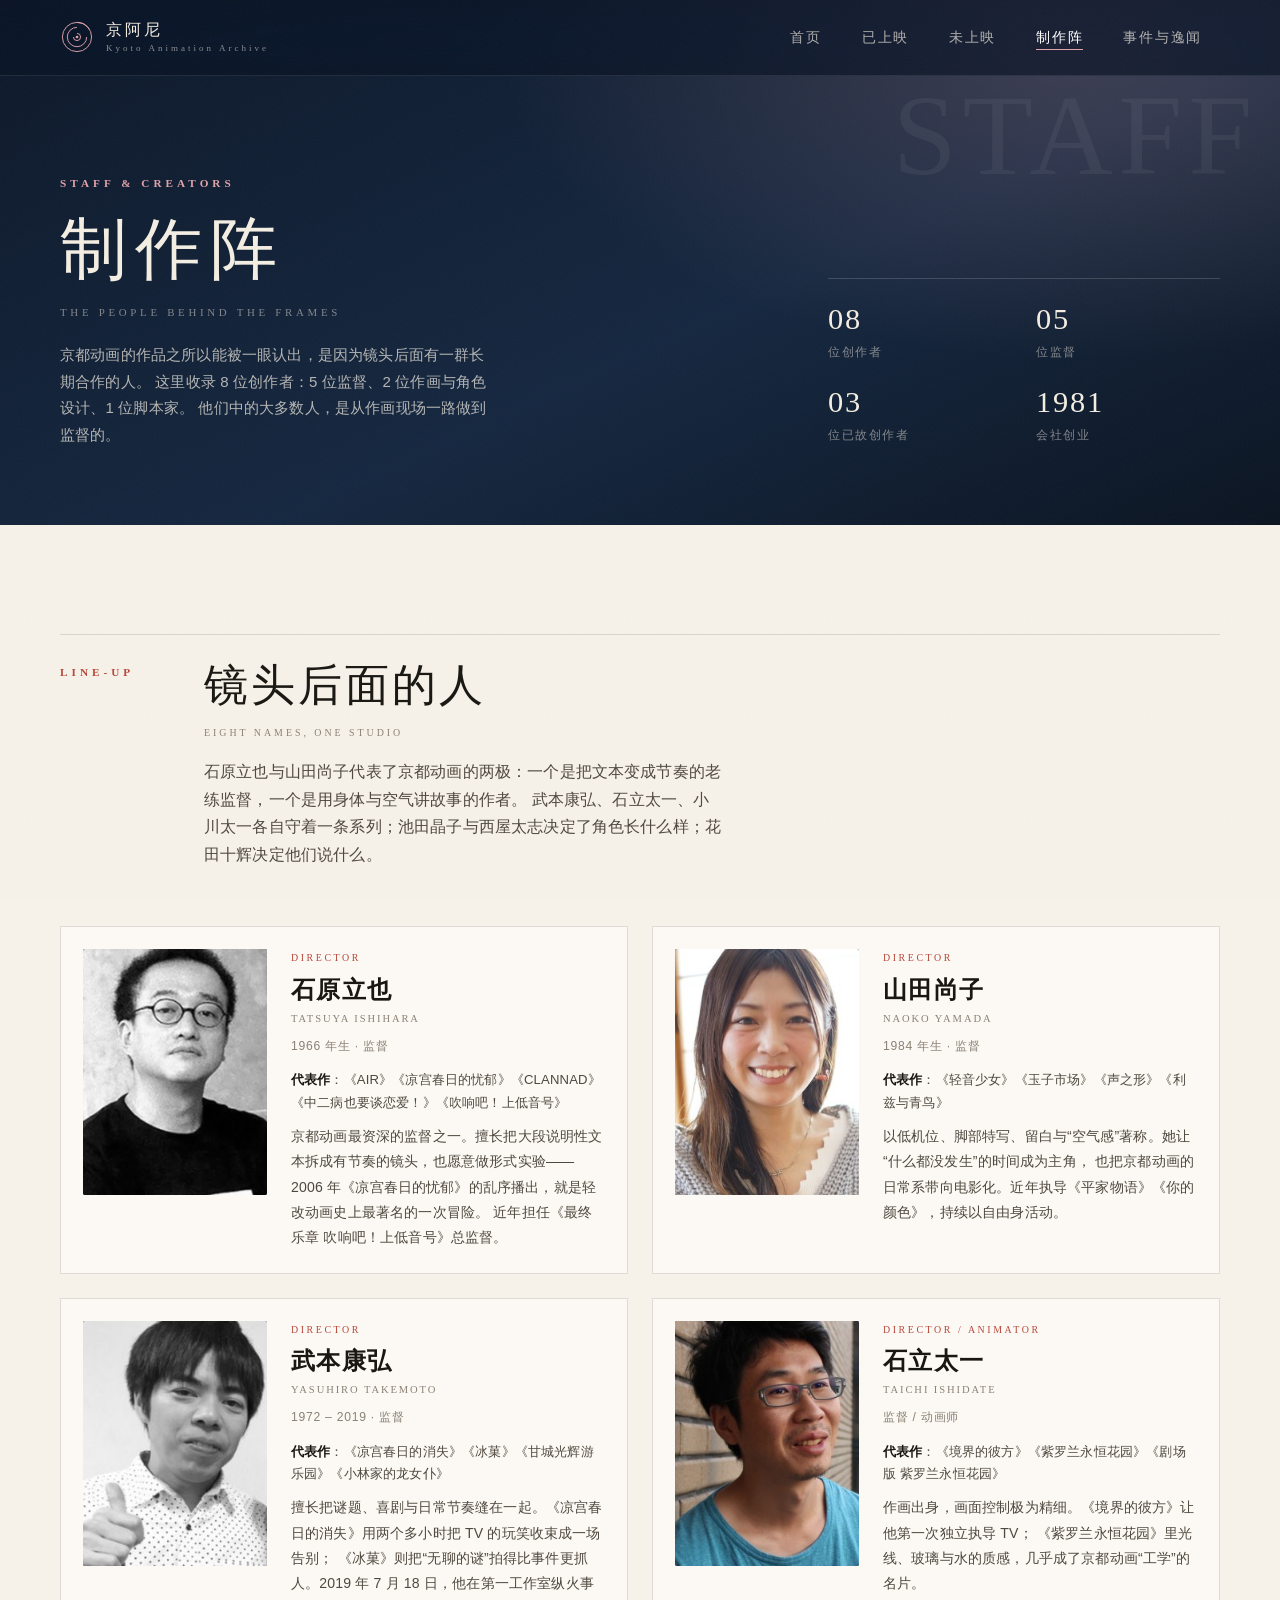
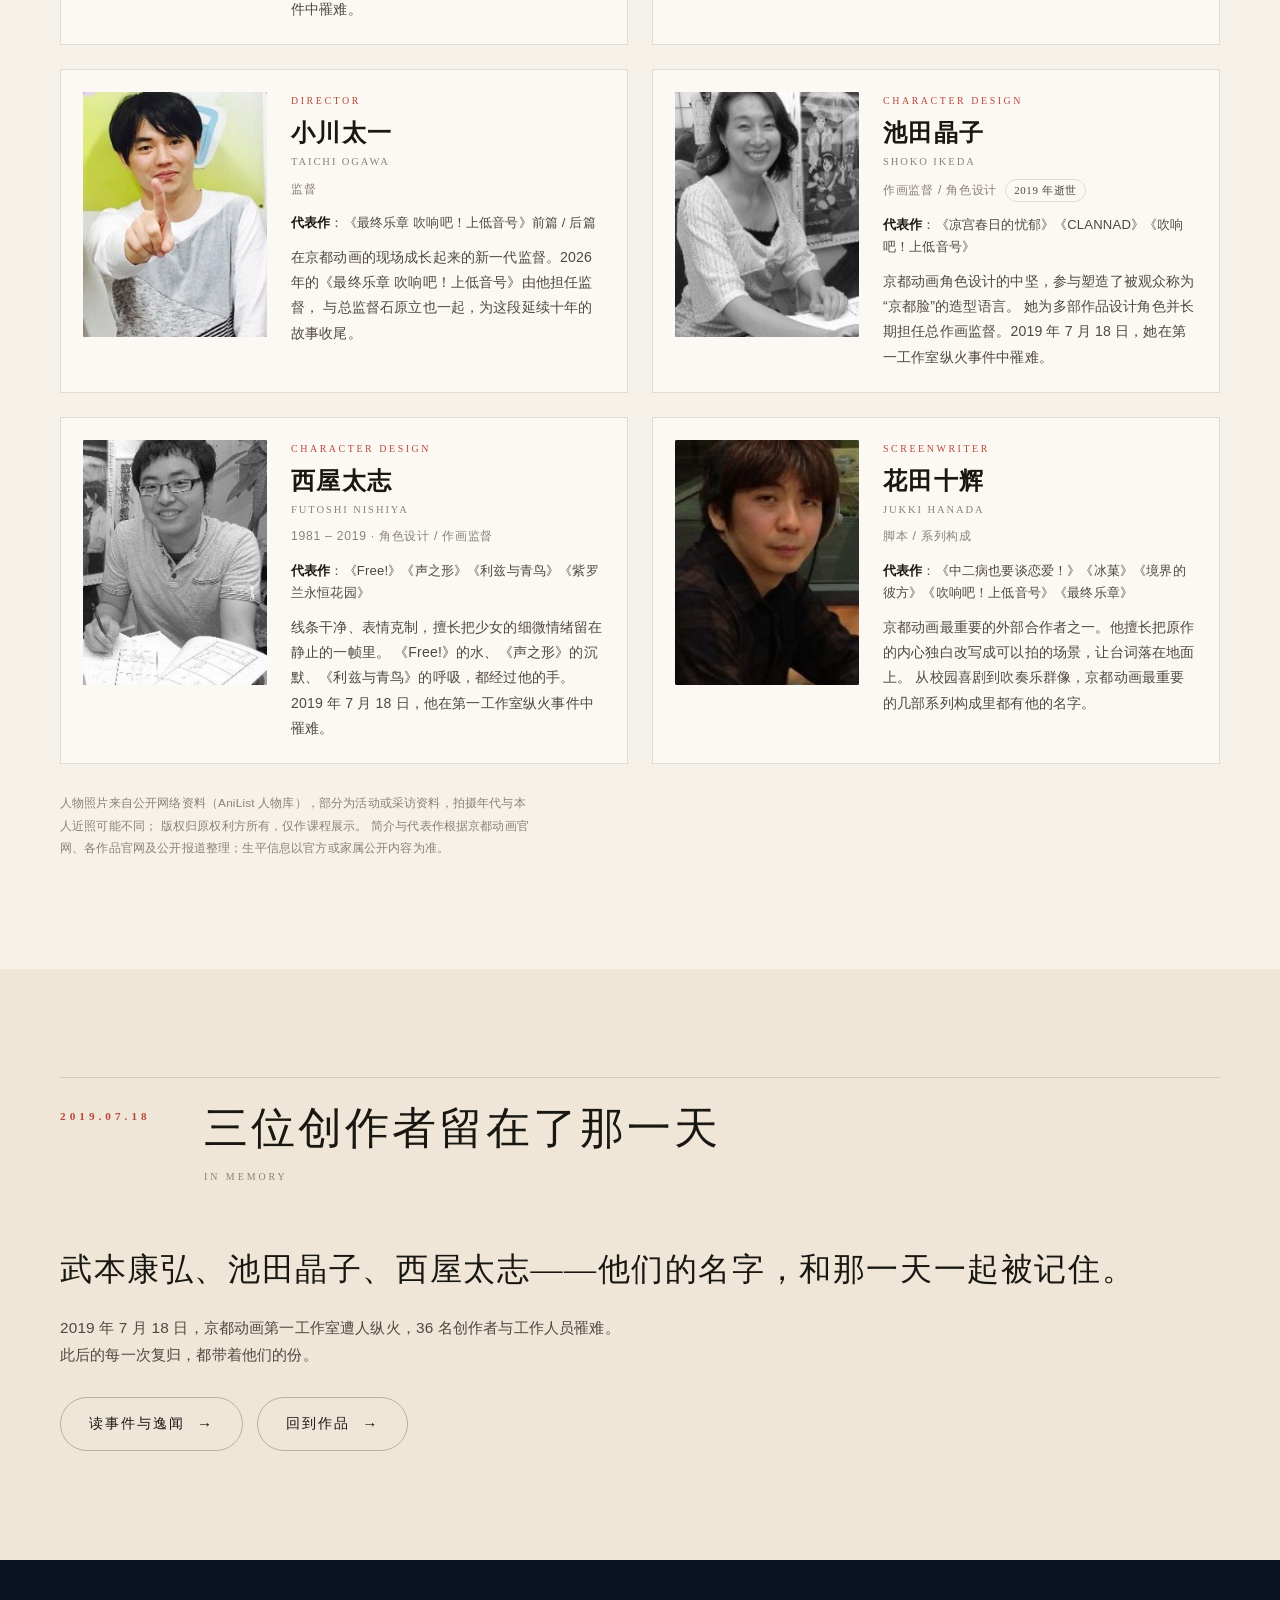
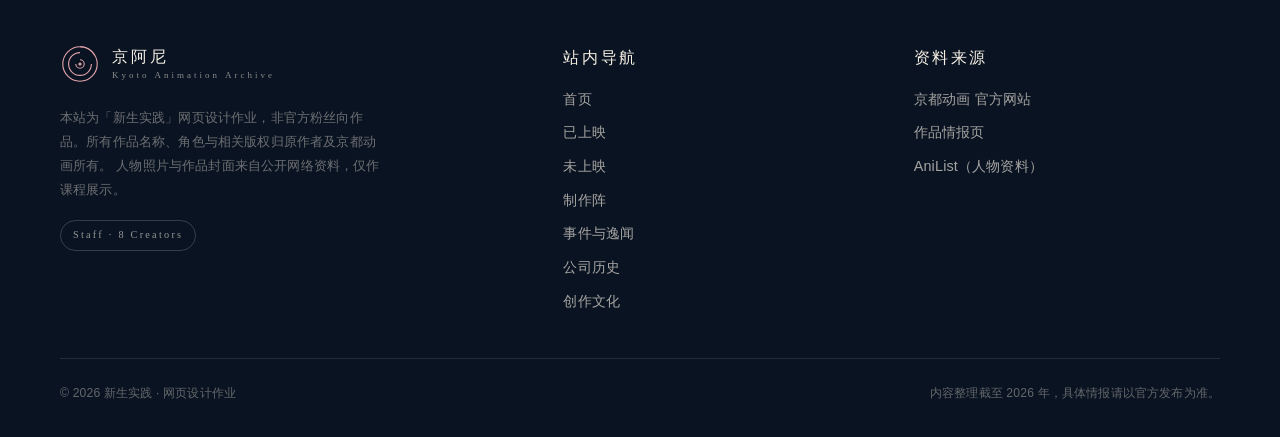
<file: staff.html>
<!DOCTYPE html>
<html lang="zh-CN">
<head>
<meta charset="UTF-8">
<meta name="viewport" content="width=device-width, initial-scale=1">
<meta name="theme-color" content="#0c1524">
<title>制作阵 · 京都动画作品档案</title>
<meta name="description" content="京都动画的创作者：石原立也、山田尚子、武本康弘、石立太一、小川太一、池田晶子、西屋太志、花田十辉。含人物照片、代表作与简介。">
<link rel="icon" href="assets/img/favicon.svg" type="image/svg+xml">
<link rel="stylesheet" href="assets/css/style.css">
</head>
<body data-page="staff">
<a class="skip-link" href="#main">跳到主要内容</a>

<header class="site-header">
  <nav class="nav" aria-label="主导航">
    <a class="brand" href="index.html" aria-label="京阿尼作品档案 首页">
      <svg class="brand__mark" viewBox="0 0 40 40" fill="none" stroke="currentColor" stroke-width="1.1" aria-hidden="true">
        <circle cx="20" cy="20" r="17.2"/>
        <path d="M20 2.8a17.2 17.2 0 0 1 14.9 8.6"/>
        <path d="M20 8.6a11.4 11.4 0 1 0 11.4 11.4"/>
        <path d="M20 15.8a4.2 4.2 0 1 1-4.2 4.2"/>
        <circle cx="20" cy="20" r="1.6" fill="currentColor" stroke="none"/>
      </svg>
      <span class="brand__text">京阿尼<small>Kyoto Animation Archive</small></span>
    </a>
    <button class="nav__toggle" type="button" aria-label="打开导航菜单" aria-expanded="false" aria-controls="nav-links">
      <span></span>
    </button>
    <ul class="nav__links" id="nav-links">
      <li><a class="nav__link" href="index.html">首页</a></li>
      <li><a class="nav__link" href="released.html">已上映</a></li>
      <li><a class="nav__link" href="upcoming.html">未上映</a></li>
      <li><a class="nav__link is-active" href="staff.html" aria-current="page">制作阵</a></li>
      <li><a class="nav__link" href="stories.html">事件与逸闻</a></li>
    </ul>
  </nav>
</header>

<main id="main">

  <section class="page-hero">
    <div class="wrap page-hero__inner">
      <div>
        <p class="eyebrow eyebrow--light">Staff &amp; Creators</p>
        <h1 class="page-hero__title">
          制作阵
          <small>The People Behind the Frames</small>
        </h1>
        <p class="page-hero__desc">
          京都动画的作品之所以能被一眼认出，是因为镜头后面有一群长期合作的人。
          这里收录 8 位创作者：5 位监督、2 位作画与角色设计、1 位脚本家。
          他们中的大多数人，是从作画现场一路做到监督的。
        </p>
      </div>
      <div class="page-hero__stats">
        <div class="page-hero__stat"><b>08</b><span>位创作者</span></div>
        <div class="page-hero__stat"><b>05</b><span>位监督</span></div>
        <div class="page-hero__stat"><b>03</b><span>位已故创作者</span></div>
        <div class="page-hero__stat"><b>1981</b><span>会社创业</span></div>
      </div>
    </div>
    <div class="page-hero__watermark" aria-hidden="true">STAFF</div>
  </section>

  <section class="section">
    <div class="wrap">
      <div class="section-head reveal">
        <p class="eyebrow">Line-up</p>
        <div class="section-head__main">
          <h2 class="section-title">镜头后面的人<small>Eight names, one studio</small></h2>
          <p class="section-lead">
            石原立也与山田尚子代表了京都动画的两极：一个是把文本变成节奏的老练监督，一个是用身体与空气讲故事的作者。
            武本康弘、石立太一、小川太一各自守着一条系列；池田晶子与西屋太志决定了角色长什么样；花田十辉决定他们说什么。
          </p>
        </div>
      </div>

      <div class="staff-grid">

        <article class="staff-card reveal" id="ishihara">
          <div class="staff-card__photo">
            <img src="assets/img/staff/ishihara.jpg" alt="石原立也" loading="lazy" decoding="async">
          </div>
          <div class="staff-card__body">
            <p class="staff-card__role">Director</p>
            <h2 class="staff-card__name">石原立也<span>Tatsuya Ishihara</span></h2>
            <p class="staff-card__meta">1966 年生 · 监督</p>
            <p class="staff-card__works"><b>代表作</b>：《AIR》《凉宫春日的忧郁》《CLANNAD》《中二病也要谈恋爱！》《吹响吧！上低音号》</p>
            <p class="staff-card__bio">
              京都动画最资深的监督之一。擅长把大段说明性文本拆成有节奏的镜头，也愿意做形式实验——
              2006 年《凉宫春日的忧郁》的乱序播出，就是轻改动画史上最著名的一次冒险。
              近年担任《最终乐章 吹响吧！上低音号》总监督。
            </p>
          </div>
        </article>

        <article class="staff-card reveal" id="yamada">
          <div class="staff-card__photo">
            <img src="assets/img/staff/yamada.jpg" alt="山田尚子" loading="lazy" decoding="async">
          </div>
          <div class="staff-card__body">
            <p class="staff-card__role">Director</p>
            <h2 class="staff-card__name">山田尚子<span>Naoko Yamada</span></h2>
            <p class="staff-card__meta">1984 年生 · 监督</p>
            <p class="staff-card__works"><b>代表作</b>：《轻音少女》《玉子市场》《声之形》《利兹与青鸟》</p>
            <p class="staff-card__bio">
              以低机位、脚部特写、留白与“空气感”著称。她让“什么都没发生”的时间成为主角，
              也把京都动画的日常系带向电影化。近年执导《平家物语》《你的颜色》，持续以自由身活动。
            </p>
          </div>
        </article>

        <article class="staff-card is-memorial reveal" id="takemoto">
          <div class="staff-card__photo">
            <img src="assets/img/staff/takemoto.jpg" alt="武本康弘" loading="lazy" decoding="async">
          </div>
          <div class="staff-card__body">
            <p class="staff-card__role">Director</p>
            <h2 class="staff-card__name">武本康弘<span>Yasuhiro Takemoto</span></h2>
            <p class="staff-card__meta">1972 – 2019 · 监督</p>
            <p class="staff-card__works"><b>代表作</b>：《凉宫春日的消失》《冰菓》《甘城光辉游乐园》《小林家的龙女仆》</p>
            <p class="staff-card__bio">
              擅长把谜题、喜剧与日常节奏缝在一起。《凉宫春日的消失》用两个多小时把 TV 的玩笑收束成一场告别；
              《冰菓》则把“无聊的谜”拍得比事件更抓人。2019 年 7 月 18 日，他在第一工作室纵火事件中罹难。
            </p>
          </div>
        </article>

        <article class="staff-card reveal" id="ishidate">
          <div class="staff-card__photo">
            <img src="assets/img/staff/ishidate.jpg" alt="石立太一" loading="lazy" decoding="async">
          </div>
          <div class="staff-card__body">
            <p class="staff-card__role">Director / Animator</p>
            <h2 class="staff-card__name">石立太一<span>Taichi Ishidate</span></h2>
            <p class="staff-card__meta">监督 / 动画师</p>
            <p class="staff-card__works"><b>代表作</b>：《境界的彼方》《紫罗兰永恒花园》《剧场版 紫罗兰永恒花园》</p>
            <p class="staff-card__bio">
              作画出身，画面控制极为精细。《境界的彼方》让他第一次独立执导 TV；
              《紫罗兰永恒花园》里光线、玻璃与水的质感，几乎成了京都动画“工学”的名片。
            </p>
          </div>
        </article>

        <article class="staff-card reveal" id="ogawa">
          <div class="staff-card__photo">
            <img src="assets/img/staff/ogawa.jpg" alt="小川太一" loading="lazy" decoding="async">
          </div>
          <div class="staff-card__body">
            <p class="staff-card__role">Director</p>
            <h2 class="staff-card__name">小川太一<span>Taichi Ogawa</span></h2>
            <p class="staff-card__meta">监督</p>
            <p class="staff-card__works"><b>代表作</b>：《最终乐章 吹响吧！上低音号》前篇 / 后篇</p>
            <p class="staff-card__bio">
              在京都动画的现场成长起来的新一代监督。2026 年的《最终乐章 吹响吧！上低音号》由他担任监督，
              与总监督石原立也一起，为这段延续十年的故事收尾。
            </p>
          </div>
        </article>

        <article class="staff-card is-memorial reveal" id="ikeda">
          <div class="staff-card__photo">
            <img src="assets/img/staff/ikeda.jpg" alt="池田晶子" loading="lazy" decoding="async">
          </div>
          <div class="staff-card__body">
            <p class="staff-card__role">Character Design</p>
            <h2 class="staff-card__name">池田晶子<span>Shoko Ikeda</span></h2>
            <p class="staff-card__meta">作画监督 / 角色设计<span class="staff-card__years">2019 年逝世</span></p>
            <p class="staff-card__works"><b>代表作</b>：《凉宫春日的忧郁》《CLANNAD》《吹响吧！上低音号》</p>
            <p class="staff-card__bio">
              京都动画角色设计的中坚，参与塑造了被观众称为“京都脸”的造型语言。
              她为多部作品设计角色并长期担任总作画监督。2019 年 7 月 18 日，她在第一工作室纵火事件中罹难。
            </p>
          </div>
        </article>

        <article class="staff-card is-memorial reveal" id="nishiya">
          <div class="staff-card__photo">
            <img src="assets/img/staff/nishiya.jpg" alt="西屋太志" loading="lazy" decoding="async">
          </div>
          <div class="staff-card__body">
            <p class="staff-card__role">Character Design</p>
            <h2 class="staff-card__name">西屋太志<span>Futoshi Nishiya</span></h2>
            <p class="staff-card__meta">1981 – 2019 · 角色设计 / 作画监督</p>
            <p class="staff-card__works"><b>代表作</b>：《Free!》《声之形》《利兹与青鸟》《紫罗兰永恒花园》</p>
            <p class="staff-card__bio">
              线条干净、表情克制，擅长把少女的细微情绪留在静止的一帧里。
              《Free!》的水、《声之形》的沉默、《利兹与青鸟》的呼吸，都经过他的手。
              2019 年 7 月 18 日，他在第一工作室纵火事件中罹难。
            </p>
          </div>
        </article>

        <article class="staff-card reveal" id="hanada">
          <div class="staff-card__photo">
            <img src="assets/img/staff/hanada.jpg" alt="花田十辉" loading="lazy" decoding="async">
          </div>
          <div class="staff-card__body">
            <p class="staff-card__role">Screenwriter</p>
            <h2 class="staff-card__name">花田十辉<span>Jukki Hanada</span></h2>
            <p class="staff-card__meta">脚本 / 系列构成</p>
            <p class="staff-card__works"><b>代表作</b>：《中二病也要谈恋爱！》《冰菓》《境界的彼方》《吹响吧！上低音号》《最终乐章》</p>
            <p class="staff-card__bio">
              京都动画最重要的外部合作者之一。他擅长把原作的内心独白改写成可以拍的场景，让台词落在地面上。
              从校园喜剧到吹奏乐群像，京都动画最重要的几部系列构成里都有他的名字。
            </p>
          </div>
        </article>

      </div>

      <p class="staff-credit">
        人物照片来自公开网络资料（AniList 人物库），部分为活动或采访资料，拍摄年代与本人近照可能不同；
        版权归原权利方所有，仅作课程展示。
        简介与代表作根据京都动画官网、各作品官网及公开报道整理；生平信息以官方或家属公开内容为准。
      </p>
    </div>
  </section>

  <section class="section section--tint">
    <div class="wrap">
      <div class="section-head reveal">
        <p class="eyebrow">2019.07.18</p>
        <div class="section-head__main">
          <h2 class="section-title">三位创作者留在了那一天<small>In memory</small></h2>
        </div>
      </div>
      <p class="about__lead reveal">
        武本康弘、池田晶子、西屋太志——他们的名字，和那一天一起被记住。
      </p>
      <p class="about__text reveal" style="margin-top:18px;max-width:66ch">
        2019 年 7 月 18 日，京都动画第一工作室遭人纵火，36 名创作者与工作人员罹难。
        此后的每一次复归，都带着他们的份。
      </p>
      <div class="hero__actions reveal" style="margin-top:28px">
        <a class="btn btn--dark" href="stories.html">读事件与逸闻 <span class="btn__arrow">→</span></a>
        <a class="btn btn--dark" href="released.html">回到作品 <span class="btn__arrow">→</span></a>
      </div>
    </div>
  </section>

</main>

<footer class="site-footer">
  <div class="wrap">
    <div class="footer-grid">
      <div>
        <div class="footer-brand">
          <svg class="brand__mark" viewBox="0 0 40 40" fill="none" stroke="currentColor" stroke-width="1.1" aria-hidden="true">
            <circle cx="20" cy="20" r="17.2"/>
            <path d="M20 2.8a17.2 17.2 0 0 1 14.9 8.6"/>
            <path d="M20 8.6a11.4 11.4 0 1 0 11.4 11.4"/>
            <path d="M20 15.8a4.2 4.2 0 1 1-4.2 4.2"/>
            <circle cx="20" cy="20" r="1.6" fill="currentColor" stroke="none"/>
          </svg>
          <span class="brand__text">京阿尼<small>Kyoto Animation Archive</small></span>
        </div>
        <p class="footer-note">
          本站为「新生实践」网页设计作业，非官方粉丝向作品。所有作品名称、角色与相关版权归原作者及京都动画所有。
          人物照片与作品封面来自公开网络资料，仅作课程展示。
        </p>
        <span class="footer-badge">Staff · 8 Creators</span>
      </div>
      <div>
        <p class="footer-title">站内导航</p>
        <ul class="footer-list">
          <li><a href="index.html">首页</a></li>
          <li><a href="released.html">已上映</a></li>
          <li><a href="upcoming.html">未上映</a></li>
          <li><a href="staff.html">制作阵</a></li>
          <li><a href="stories.html">事件与逸闻</a></li>
          <li><a href="index.html#history">公司历史</a></li>
          <li><a href="index.html#culture">创作文化</a></li>
        </ul>
      </div>
      <div>
        <p class="footer-title">资料来源</p>
        <ul class="footer-list">
          <li><a href="https://www.kyotoanimation.co.jp/" target="_blank" rel="noopener noreferrer">京都动画 官方网站</a></li>
          <li><a href="https://www.kyotoanimation.co.jp/works/" target="_blank" rel="noopener noreferrer">作品情报页</a></li>
          <li><a href="https://anilist.co/" target="_blank" rel="noopener noreferrer">AniList（人物资料）</a></li>
        </ul>
      </div>
    </div>
    <div class="footer-bottom">
      <span>© <span data-year>2026</span> 新生实践 · 网页设计作业</span>
      <span>内容整理截至 2026 年，具体情报请以官方发布为准。</span>
    </div>
  </div>
</footer>

<button class="to-top" type="button" aria-label="回到顶部">
  <svg viewBox="0 0 16 16" fill="none" stroke="currentColor" stroke-width="1.4" aria-hidden="true">
    <path d="M8 13V3M3.5 7.5 8 3l4.5 4.5"/>
  </svg>
</button>

<script src="assets/js/site.js" defer></script>
</body>
</html>
</file>
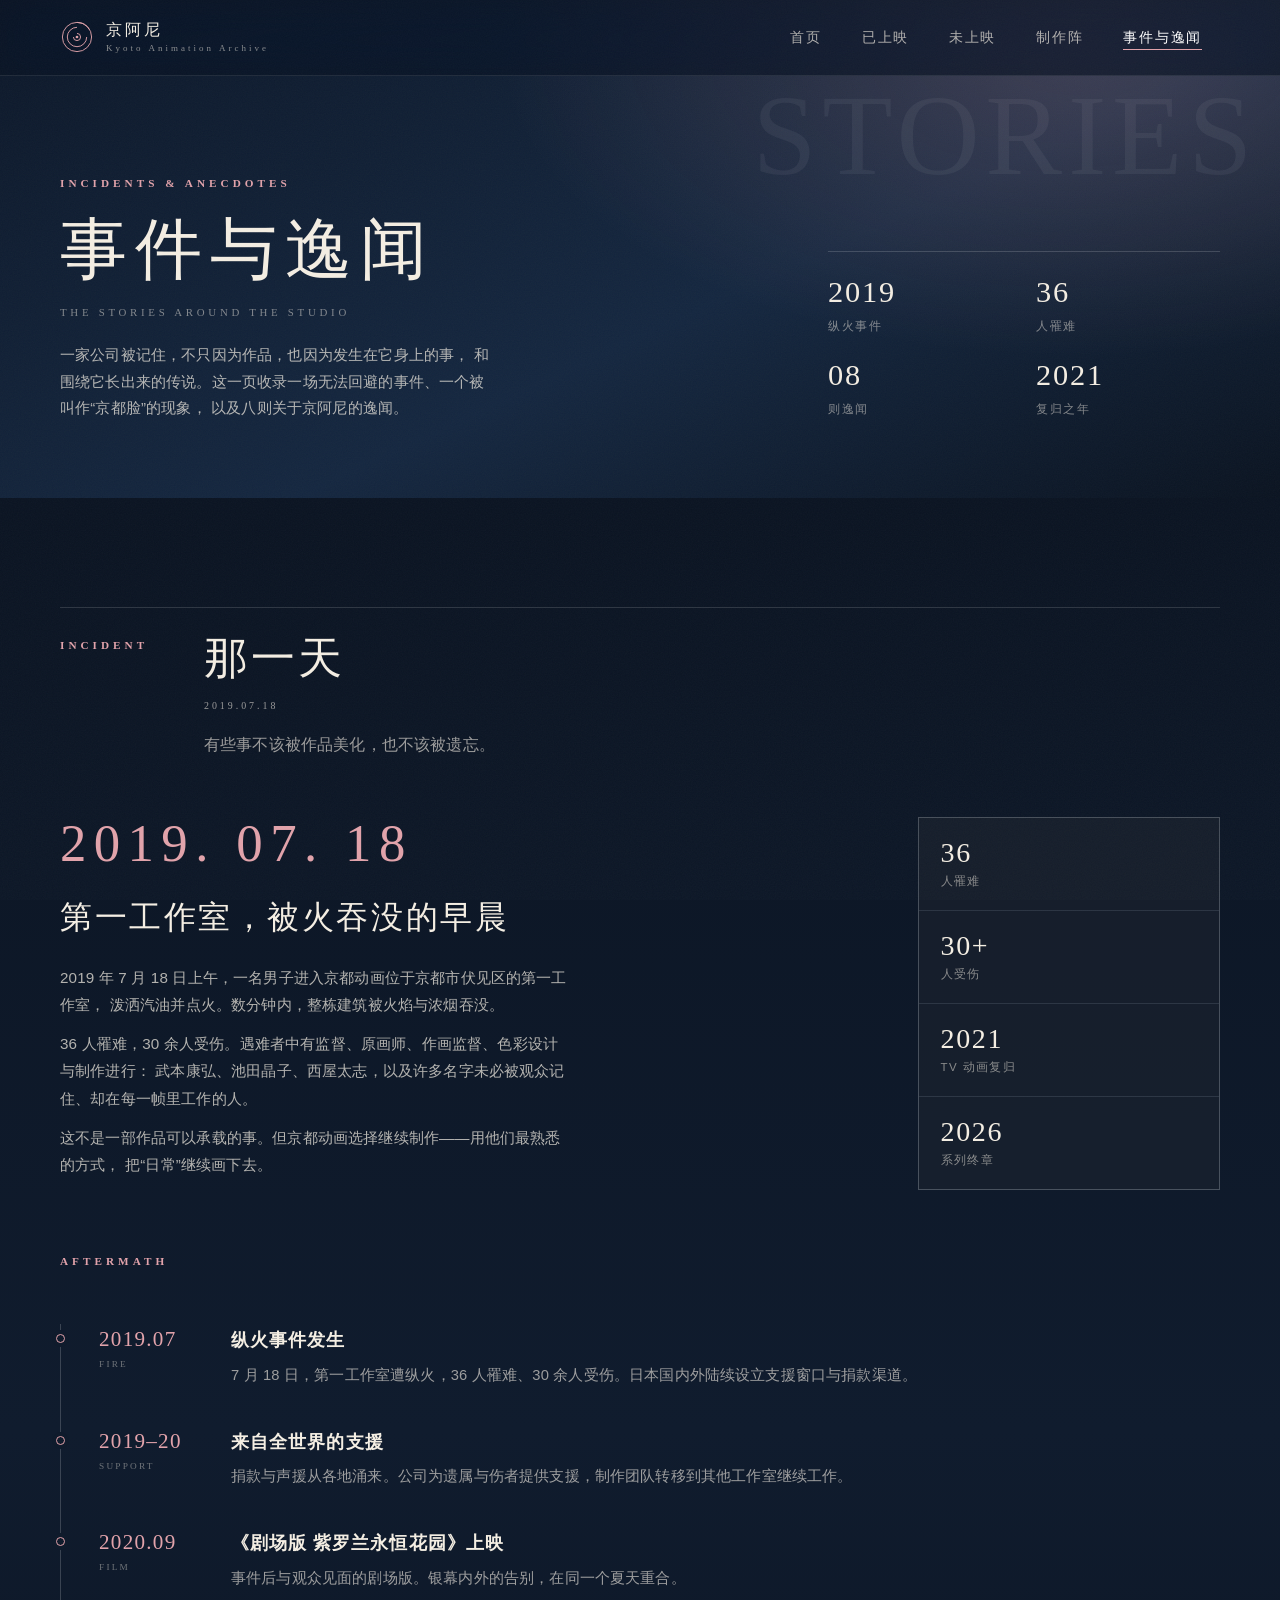
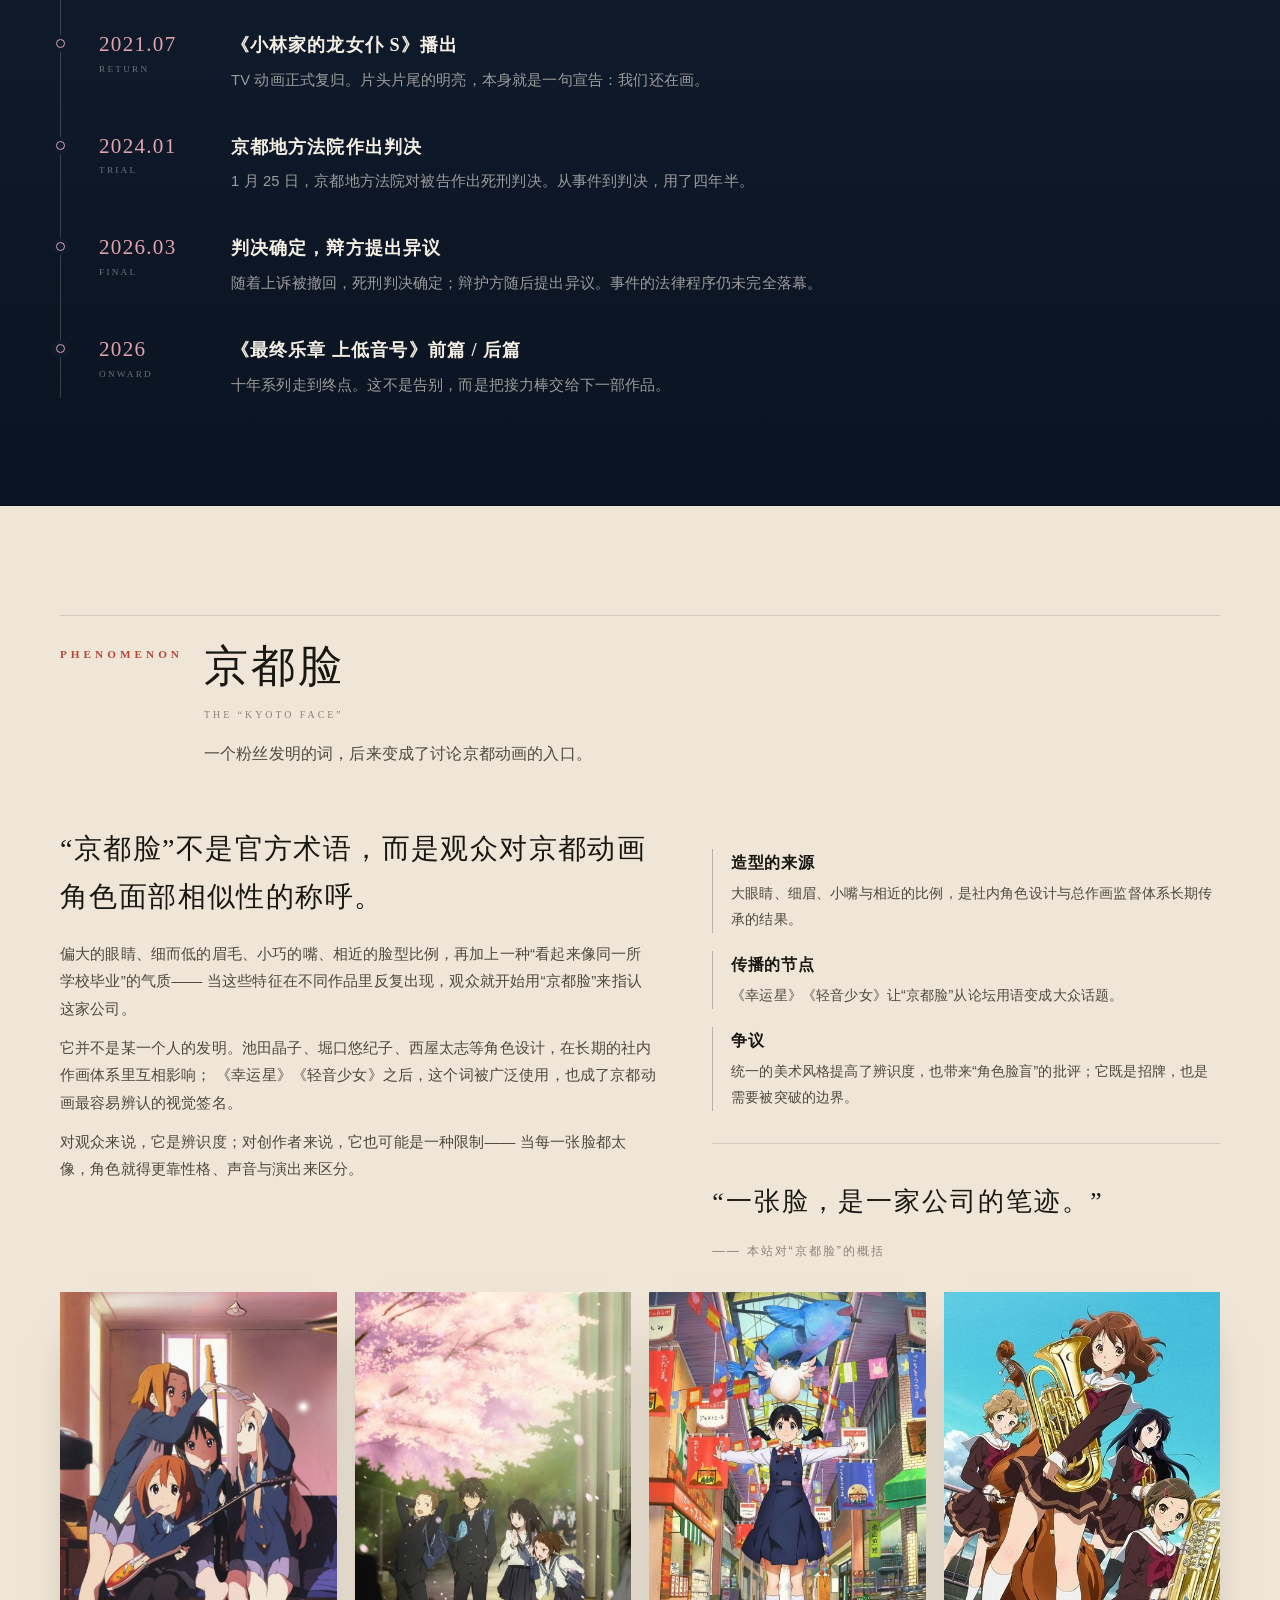
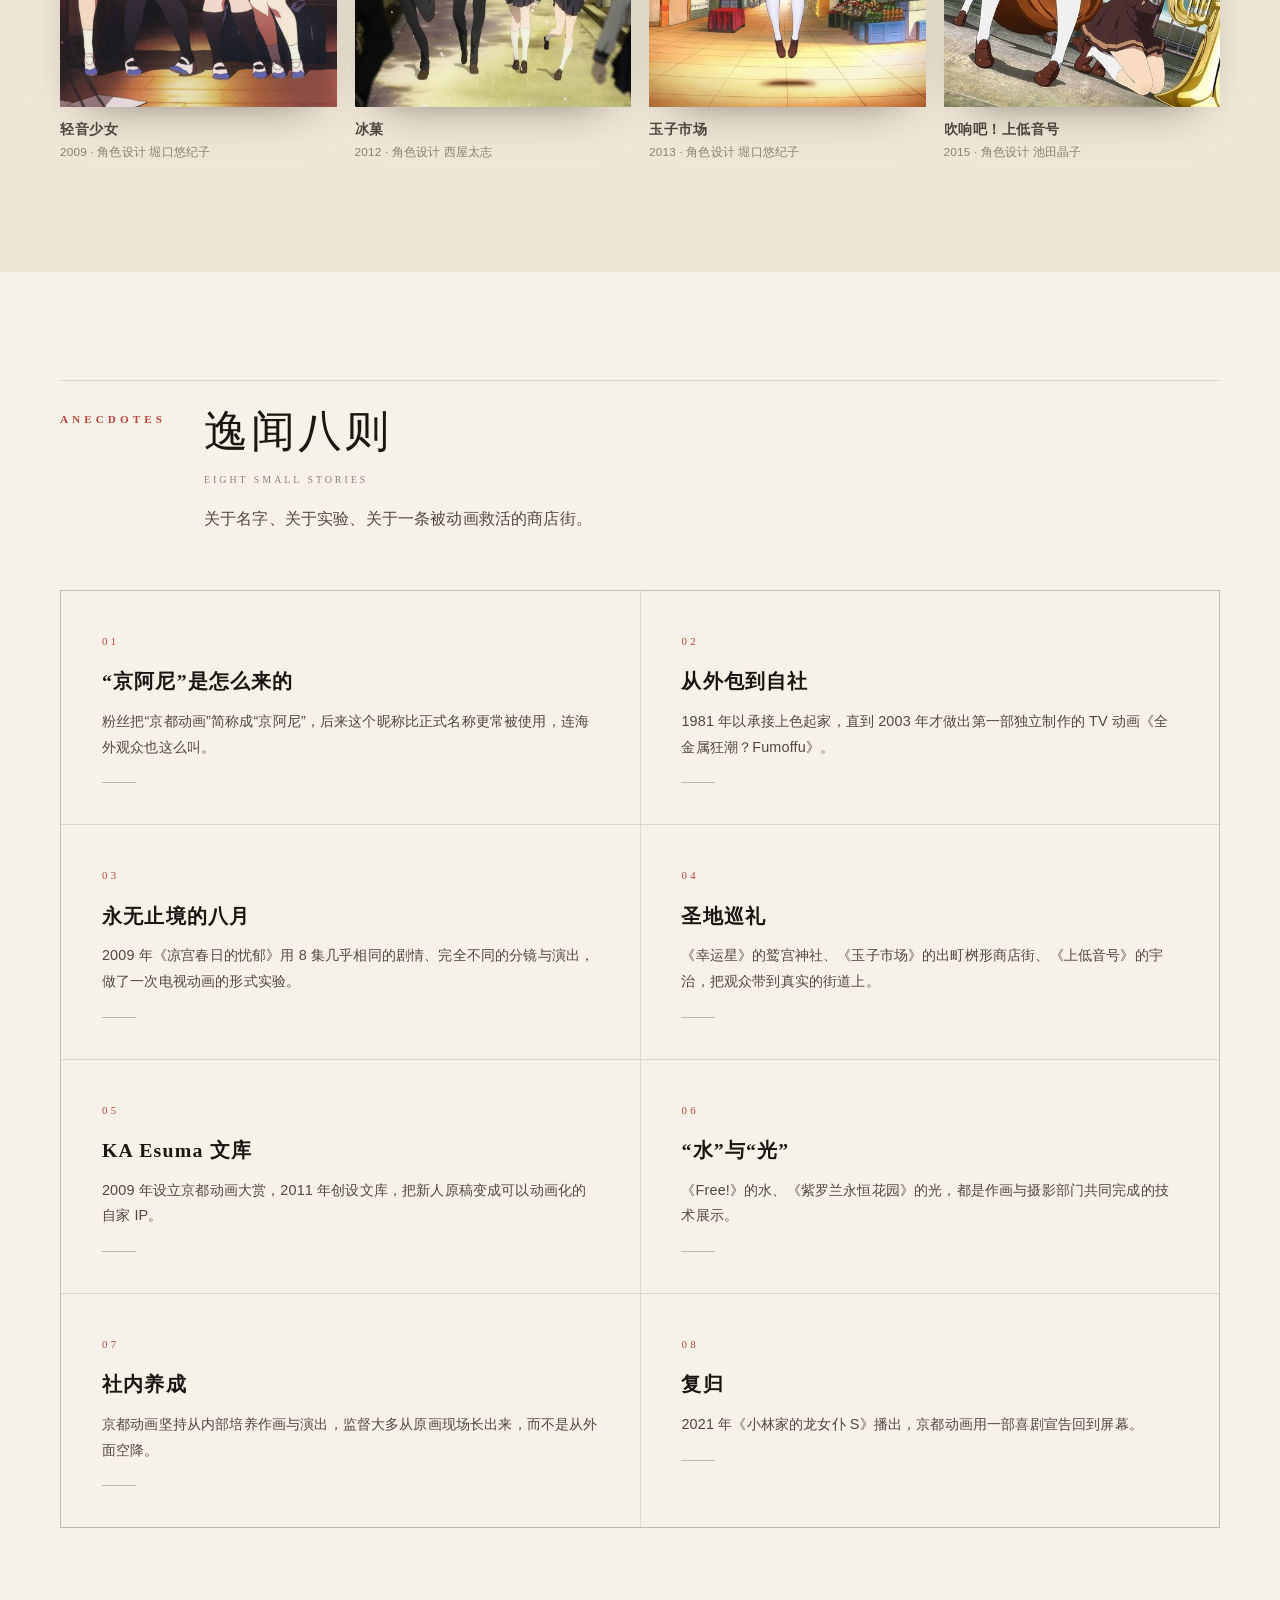
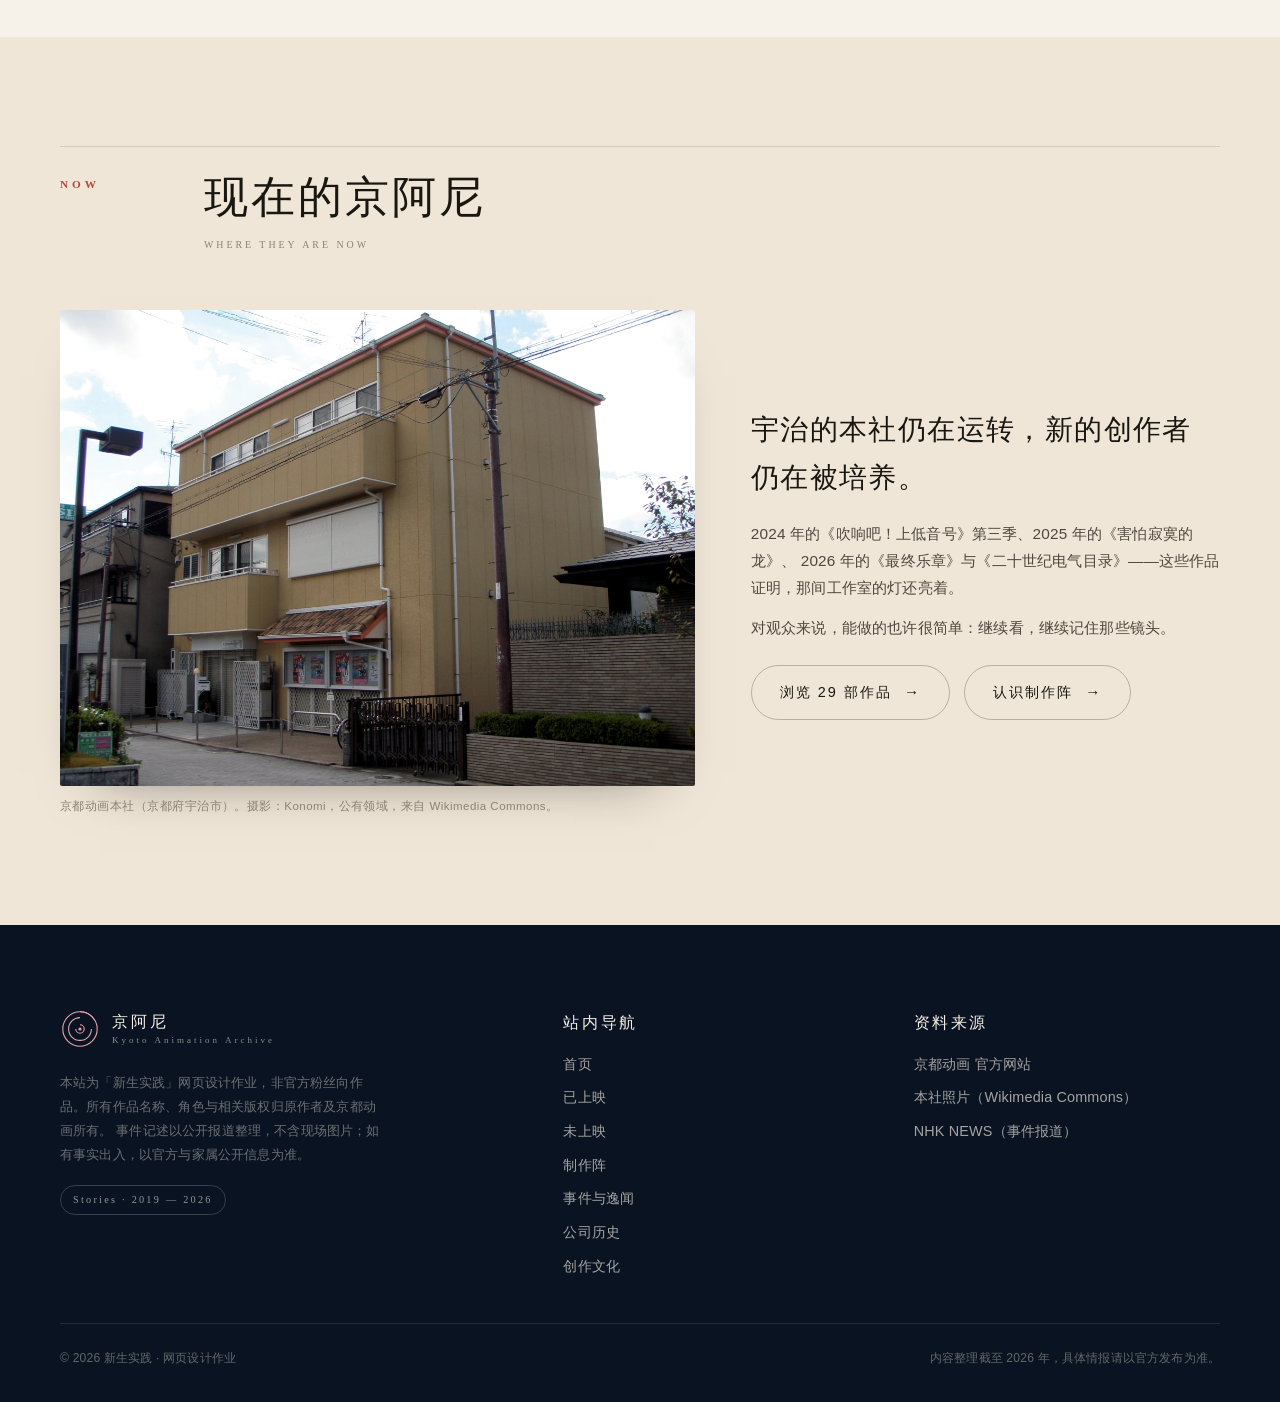
<file: stories.html>
<!DOCTYPE html>
<html lang="zh-CN">
<head>
<meta charset="UTF-8">
<meta name="viewport" content="width=device-width, initial-scale=1">
<meta name="theme-color" content="#0c1524">
<title>事件与逸闻 · 京都动画作品档案</title>
<meta name="description" content="京都动画的事件与逸闻：2019 年 7 月 18 日纵火事件的经过与复归，粉丝所说的“京都脸”是什么，以及八则关于京阿尼的逸闻。">
<link rel="icon" href="assets/img/favicon.svg" type="image/svg+xml">
<link rel="stylesheet" href="assets/css/style.css">
</head>
<body data-page="stories">
<a class="skip-link" href="#main">跳到主要内容</a>

<header class="site-header">
  <nav class="nav" aria-label="主导航">
    <a class="brand" href="index.html" aria-label="京阿尼作品档案 首页">
      <svg class="brand__mark" viewBox="0 0 40 40" fill="none" stroke="currentColor" stroke-width="1.1" aria-hidden="true">
        <circle cx="20" cy="20" r="17.2"/>
        <path d="M20 2.8a17.2 17.2 0 0 1 14.9 8.6"/>
        <path d="M20 8.6a11.4 11.4 0 1 0 11.4 11.4"/>
        <path d="M20 15.8a4.2 4.2 0 1 1-4.2 4.2"/>
        <circle cx="20" cy="20" r="1.6" fill="currentColor" stroke="none"/>
      </svg>
      <span class="brand__text">京阿尼<small>Kyoto Animation Archive</small></span>
    </a>
    <button class="nav__toggle" type="button" aria-label="打开导航菜单" aria-expanded="false" aria-controls="nav-links">
      <span></span>
    </button>
    <ul class="nav__links" id="nav-links">
      <li><a class="nav__link" href="index.html">首页</a></li>
      <li><a class="nav__link" href="released.html">已上映</a></li>
      <li><a class="nav__link" href="upcoming.html">未上映</a></li>
      <li><a class="nav__link" href="staff.html">制作阵</a></li>
      <li><a class="nav__link is-active" href="stories.html" aria-current="page">事件与逸闻</a></li>
    </ul>
  </nav>
</header>

<main id="main">

  <section class="page-hero">
    <div class="wrap page-hero__inner">
      <div>
        <p class="eyebrow eyebrow--light">Incidents &amp; Anecdotes</p>
        <h1 class="page-hero__title">
          事件与逸闻
          <small>The Stories Around the Studio</small>
        </h1>
        <p class="page-hero__desc">
          一家公司被记住，不只因为作品，也因为发生在它身上的事，
          和围绕它长出来的传说。这一页收录一场无法回避的事件、一个被叫作“京都脸”的现象，
          以及八则关于京阿尼的逸闻。
        </p>
      </div>
      <div class="page-hero__stats">
        <div class="page-hero__stat"><b>2019</b><span>纵火事件</span></div>
        <div class="page-hero__stat"><b>36</b><span>人罹难</span></div>
        <div class="page-hero__stat"><b>08</b><span>则逸闻</span></div>
        <div class="page-hero__stat"><b>2021</b><span>复归之年</span></div>
      </div>
    </div>
    <div class="page-hero__watermark" aria-hidden="true">STORIES</div>
  </section>

  <!-- ============================ 事件 ============================ -->
  <section class="section section--night" id="incident">
    <div class="wrap">
      <div class="section-head reveal">
        <p class="eyebrow">Incident</p>
        <div class="section-head__main">
          <h2 class="section-title">那一天<small>2019.07.18</small></h2>
          <p class="section-lead">有些事不该被作品美化，也不该被遗忘。</p>
        </div>
      </div>

      <div class="incident reveal">
        <div>
          <p class="incident__date">2019. 07. 18</p>
          <h3 class="incident__title">第一工作室，被火吞没的早晨</h3>
          <p class="incident__text">
            2019 年 7 月 18 日上午，一名男子进入京都动画位于京都市伏见区的第一工作室，
            泼洒汽油并点火。数分钟内，整栋建筑被火焰与浓烟吞没。
          </p>
          <p class="incident__text">
            36 人罹难，30 余人受伤。遇难者中有监督、原画师、作画监督、色彩设计与制作进行：
            武本康弘、池田晶子、西屋太志，以及许多名字未必被观众记住、却在每一帧里工作的人。
          </p>
          <p class="incident__text">
            这不是一部作品可以承载的事。但京都动画选择继续制作——用他们最熟悉的方式，
            把“日常”继续画下去。
          </p>
        </div>
        <div class="incident__stats" aria-label="事件数字">
          <div class="incident__stat"><b>36</b><span>人罹难</span></div>
          <div class="incident__stat"><b>30+</b><span>人受伤</span></div>
          <div class="incident__stat"><b>2021</b><span>TV 动画复归</span></div>
          <div class="incident__stat"><b>2026</b><span>系列终章</span></div>
        </div>
      </div>

      <p class="eyebrow" style="margin-top:56px">Aftermath</p>
      <ol class="timeline">
        <li class="tl-item reveal">
          <div class="tl-year">2019.07<small>FIRE</small></div>
          <div>
            <h3 class="tl-title">纵火事件发生</h3>
            <p class="tl-text">7 月 18 日，第一工作室遭纵火，36 人罹难、30 余人受伤。日本国内外陆续设立支援窗口与捐款渠道。</p>
          </div>
        </li>
        <li class="tl-item reveal">
          <div class="tl-year">2019–20<small>SUPPORT</small></div>
          <div>
            <h3 class="tl-title">来自全世界的支援</h3>
            <p class="tl-text">捐款与声援从各地涌来。公司为遗属与伤者提供支援，制作团队转移到其他工作室继续工作。</p>
          </div>
        </li>
        <li class="tl-item reveal">
          <div class="tl-year">2020.09<small>FILM</small></div>
          <div>
            <h3 class="tl-title">《剧场版 紫罗兰永恒花园》上映</h3>
            <p class="tl-text">事件后与观众见面的剧场版。银幕内外的告别，在同一个夏天重合。</p>
          </div>
        </li>
        <li class="tl-item reveal">
          <div class="tl-year">2021.07<small>RETURN</small></div>
          <div>
            <h3 class="tl-title">《小林家的龙女仆 S》播出</h3>
            <p class="tl-text">TV 动画正式复归。片头片尾的明亮，本身就是一句宣告：我们还在画。</p>
          </div>
        </li>
        <li class="tl-item reveal">
          <div class="tl-year">2024.01<small>TRIAL</small></div>
          <div>
            <h3 class="tl-title">京都地方法院作出判决</h3>
            <p class="tl-text">1 月 25 日，京都地方法院对被告作出死刑判决。从事件到判决，用了四年半。</p>
          </div>
        </li>
        <li class="tl-item reveal">
          <div class="tl-year">2026.03<small>FINAL</small></div>
          <div>
            <h3 class="tl-title">判决确定，辩方提出异议</h3>
            <p class="tl-text">随着上诉被撤回，死刑判决确定；辩护方随后提出异议。事件的法律程序仍未完全落幕。</p>
          </div>
        </li>
        <li class="tl-item reveal">
          <div class="tl-year">2026<small>ONWARD</small></div>
          <div>
            <h3 class="tl-title">《最终乐章 上低音号》前篇 / 后篇</h3>
            <p class="tl-text">十年系列走到终点。这不是告别，而是把接力棒交给下一部作品。</p>
          </div>
        </li>
      </ol>
    </div>
  </section>

  <!-- ============================ 京都脸 ============================ -->
  <section class="section section--tint" id="kyoto-face">
    <div class="wrap">
      <div class="section-head reveal">
        <p class="eyebrow">Phenomenon</p>
        <div class="section-head__main">
          <h2 class="section-title">京都脸<small>The “Kyoto Face”</small></h2>
          <p class="section-lead">
            一个粉丝发明的词，后来变成了讨论京都动画的入口。
          </p>
        </div>
      </div>

      <div class="face-layout">
        <div class="reveal">
          <p class="about__lead" style="font-size:clamp(1.3rem,2.2vw,1.75rem)">
            “京都脸”不是官方术语，而是观众对京都动画角色面部相似性的称呼。
          </p>
          <p class="about__text" style="margin-top:20px">
            偏大的眼睛、细而低的眉毛、小巧的嘴、相近的脸型比例，再加上一种“看起来像同一所学校毕业”的气质——
            当这些特征在不同作品里反复出现，观众就开始用“京都脸”来指认这家公司。
          </p>
          <p class="about__text" style="margin-top:12px">
            它并不是某一个人的发明。池田晶子、堀口悠纪子、西屋太志等角色设计，在长期的社内作画体系里互相影响；
            《幸运星》《轻音少女》之后，这个词被广泛使用，也成了京都动画最容易辨认的视觉签名。
          </p>
          <p class="about__text" style="margin-top:12px">
            对观众来说，它是辨识度；对创作者来说，它也可能是一种限制——
            当每一张脸都太像，角色就得更靠性格、声音与演出来区分。
          </p>
        </div>
        <div class="reveal" style="--d:120ms">
          <ul class="face-points">
            <li>
              <b>造型的来源</b>
              大眼睛、细眉、小嘴与相近的比例，是社内角色设计与总作画监督体系长期传承的结果。
            </li>
            <li>
              <b>传播的节点</b>
              《幸运星》《轻音少女》让“京都脸”从论坛用语变成大众话题。
            </li>
            <li>
              <b>争议</b>
              统一的美术风格提高了辨识度，也带来“角色脸盲”的批评；它既是招牌，也是需要被突破的边界。
            </li>
          </ul>
          <blockquote class="pullquote" style="margin-top:32px">
            “一张脸，是一家公司的笔迹。”
            <span>—— 本站对“京都脸”的概括</span>
          </blockquote>
        </div>
      </div>

      <div class="face-grid reveal">
        <div class="face-item">
          <figure class="cover"><img src="assets/img/works/kon.jpg" alt="《轻音少女》封面" loading="lazy" decoding="async"></figure>
          <p><b>轻音少女</b>2009 · 角色设计 堀口悠纪子</p>
        </div>
        <div class="face-item">
          <figure class="cover"><img src="assets/img/works/hyouka.jpg" alt="《冰菓》封面" loading="lazy" decoding="async"></figure>
          <p><b>冰菓</b>2012 · 角色设计 西屋太志</p>
        </div>
        <div class="face-item">
          <figure class="cover"><img src="assets/img/works/tamako.jpg" alt="《玉子市场》封面" loading="lazy" decoding="async"></figure>
          <p><b>玉子市场</b>2013 · 角色设计 堀口悠纪子</p>
        </div>
        <div class="face-item">
          <figure class="cover"><img src="assets/img/works/eupho1.jpg" alt="《吹响吧！上低音号》封面" loading="lazy" decoding="async"></figure>
          <p><b>吹响吧！上低音号</b>2015 · 角色设计 池田晶子</p>
        </div>
      </div>
    </div>
  </section>

  <!-- ============================ 逸闻 ============================ -->
  <section class="section" id="trivia">
    <div class="wrap">
      <div class="section-head reveal">
        <p class="eyebrow">Anecdotes</p>
        <div class="section-head__main">
          <h2 class="section-title">逸闻八则<small>Eight small stories</small></h2>
          <p class="section-lead">
            关于名字、关于实验、关于一条被动画救活的商店街。
          </p>
        </div>
      </div>

      <div class="cards">
        <article class="card reveal">
          <p class="card__num">01</p>
          <h3 class="card__title">“京阿尼”是怎么来的</h3>
          <p class="card__text">粉丝把“京都动画”简称成“京阿尼”，后来这个昵称比正式名称更常被使用，连海外观众也这么叫。</p>
          <div class="card__line"></div>
        </article>
        <article class="card reveal" style="--d:80ms">
          <p class="card__num">02</p>
          <h3 class="card__title">从外包到自社</h3>
          <p class="card__text">1981 年以承接上色起家，直到 2003 年才做出第一部独立制作的 TV 动画《全金属狂潮？Fumoffu》。</p>
          <div class="card__line"></div>
        </article>
        <article class="card reveal" style="--d:160ms">
          <p class="card__num">03</p>
          <h3 class="card__title">永无止境的八月</h3>
          <p class="card__text">2009 年《凉宫春日的忧郁》用 8 集几乎相同的剧情、完全不同的分镜与演出，做了一次电视动画的形式实验。</p>
          <div class="card__line"></div>
        </article>
        <article class="card reveal" style="--d:240ms">
          <p class="card__num">04</p>
          <h3 class="card__title">圣地巡礼</h3>
          <p class="card__text">《幸运星》的鹫宫神社、《玉子市场》的出町桝形商店街、《上低音号》的宇治，把观众带到真实的街道上。</p>
          <div class="card__line"></div>
        </article>
        <article class="card reveal">
          <p class="card__num">05</p>
          <h3 class="card__title">KA Esuma 文库</h3>
          <p class="card__text">2009 年设立京都动画大赏，2011 年创设文库，把新人原稿变成可以动画化的自家 IP。</p>
          <div class="card__line"></div>
        </article>
        <article class="card reveal" style="--d:80ms">
          <p class="card__num">06</p>
          <h3 class="card__title">“水”与“光”</h3>
          <p class="card__text">《Free!》的水、《紫罗兰永恒花园》的光，都是作画与摄影部门共同完成的技术展示。</p>
          <div class="card__line"></div>
        </article>
        <article class="card reveal" style="--d:160ms">
          <p class="card__num">07</p>
          <h3 class="card__title">社内养成</h3>
          <p class="card__text">京都动画坚持从内部培养作画与演出，监督大多从原画现场长出来，而不是从外面空降。</p>
          <div class="card__line"></div>
        </article>
        <article class="card reveal" style="--d:240ms">
          <p class="card__num">08</p>
          <h3 class="card__title">复归</h3>
          <p class="card__text">2021 年《小林家的龙女仆 S》播出，京都动画用一部喜剧宣告回到屏幕。</p>
          <div class="card__line"></div>
        </article>
      </div>
    </div>
  </section>

  <!-- ============================ 现在 ============================ -->
  <section class="section section--tint" id="now">
    <div class="wrap">
      <div class="section-head reveal">
        <p class="eyebrow">Now</p>
        <div class="section-head__main">
          <h2 class="section-title">现在的京阿尼<small>Where they are now</small></h2>
        </div>
      </div>

      <div class="photo-feature reveal">
        <div>
          <div class="photo-feature__img">
            <img src="assets/img/site/kyoani-hq.jpg" alt="京都动画本社大楼（京都府宇治市）" loading="lazy" decoding="async">
          </div>
          <p class="photo-feature__cap">京都动画本社（京都府宇治市）。摄影：Konomi，公有领域，来自 Wikimedia Commons。</p>
        </div>
        <div>
          <p class="about__lead" style="font-size:clamp(1.3rem,2.2vw,1.75rem)">
            宇治的本社仍在运转，新的创作者仍在被培养。
          </p>
          <p class="about__text" style="margin-top:18px">
            2024 年的《吹响吧！上低音号》第三季、2025 年的《害怕寂寞的龙》、
            2026 年的《最终乐章》与《二十世纪电气目录》——这些作品证明，那间工作室的灯还亮着。
          </p>
          <p class="about__text" style="margin-top:12px">
            对观众来说，能做的也许很简单：继续看，继续记住那些镜头。
          </p>
          <div class="hero__actions" style="margin-top:24px">
            <a class="btn btn--dark" href="released.html">浏览 29 部作品 <span class="btn__arrow">→</span></a>
            <a class="btn btn--dark" href="staff.html">认识制作阵 <span class="btn__arrow">→</span></a>
          </div>
        </div>
      </div>
    </div>
  </section>

</main>

<footer class="site-footer">
  <div class="wrap">
    <div class="footer-grid">
      <div>
        <div class="footer-brand">
          <svg class="brand__mark" viewBox="0 0 40 40" fill="none" stroke="currentColor" stroke-width="1.1" aria-hidden="true">
            <circle cx="20" cy="20" r="17.2"/>
            <path d="M20 2.8a17.2 17.2 0 0 1 14.9 8.6"/>
            <path d="M20 8.6a11.4 11.4 0 1 0 11.4 11.4"/>
            <path d="M20 15.8a4.2 4.2 0 1 1-4.2 4.2"/>
            <circle cx="20" cy="20" r="1.6" fill="currentColor" stroke="none"/>
          </svg>
          <span class="brand__text">京阿尼<small>Kyoto Animation Archive</small></span>
        </div>
        <p class="footer-note">
          本站为「新生实践」网页设计作业，非官方粉丝向作品。所有作品名称、角色与相关版权归原作者及京都动画所有。
          事件记述以公开报道整理，不含现场图片；如有事实出入，以官方与家属公开信息为准。
        </p>
        <span class="footer-badge">Stories · 2019 — 2026</span>
      </div>
      <div>
        <p class="footer-title">站内导航</p>
        <ul class="footer-list">
          <li><a href="index.html">首页</a></li>
          <li><a href="released.html">已上映</a></li>
          <li><a href="upcoming.html">未上映</a></li>
          <li><a href="staff.html">制作阵</a></li>
          <li><a href="stories.html">事件与逸闻</a></li>
          <li><a href="index.html#history">公司历史</a></li>
          <li><a href="index.html#culture">创作文化</a></li>
        </ul>
      </div>
      <div>
        <p class="footer-title">资料来源</p>
        <ul class="footer-list">
          <li><a href="https://www.kyotoanimation.co.jp/" target="_blank" rel="noopener noreferrer">京都动画 官方网站</a></li>
          <li><a href="https://commons.wikimedia.org/wiki/File:Kyoto_Animation_head_office_20101010.jpg" target="_blank" rel="noopener noreferrer">本社照片（Wikimedia Commons）</a></li>
          <li><a href="https://www3.nhk.or.jp/news/" target="_blank" rel="noopener noreferrer">NHK NEWS（事件报道）</a></li>
        </ul>
      </div>
    </div>
    <div class="footer-bottom">
      <span>© <span data-year>2026</span> 新生实践 · 网页设计作业</span>
      <span>内容整理截至 2026 年，具体情报请以官方发布为准。</span>
    </div>
  </div>
</footer>

<button class="to-top" type="button" aria-label="回到顶部">
  <svg viewBox="0 0 16 16" fill="none" stroke="currentColor" stroke-width="1.4" aria-hidden="true">
    <path d="M8 13V3M3.5 7.5 8 3l4.5 4.5"/>
  </svg>
</button>

<script src="assets/js/site.js" defer></script>
</body>
</html>
</file>
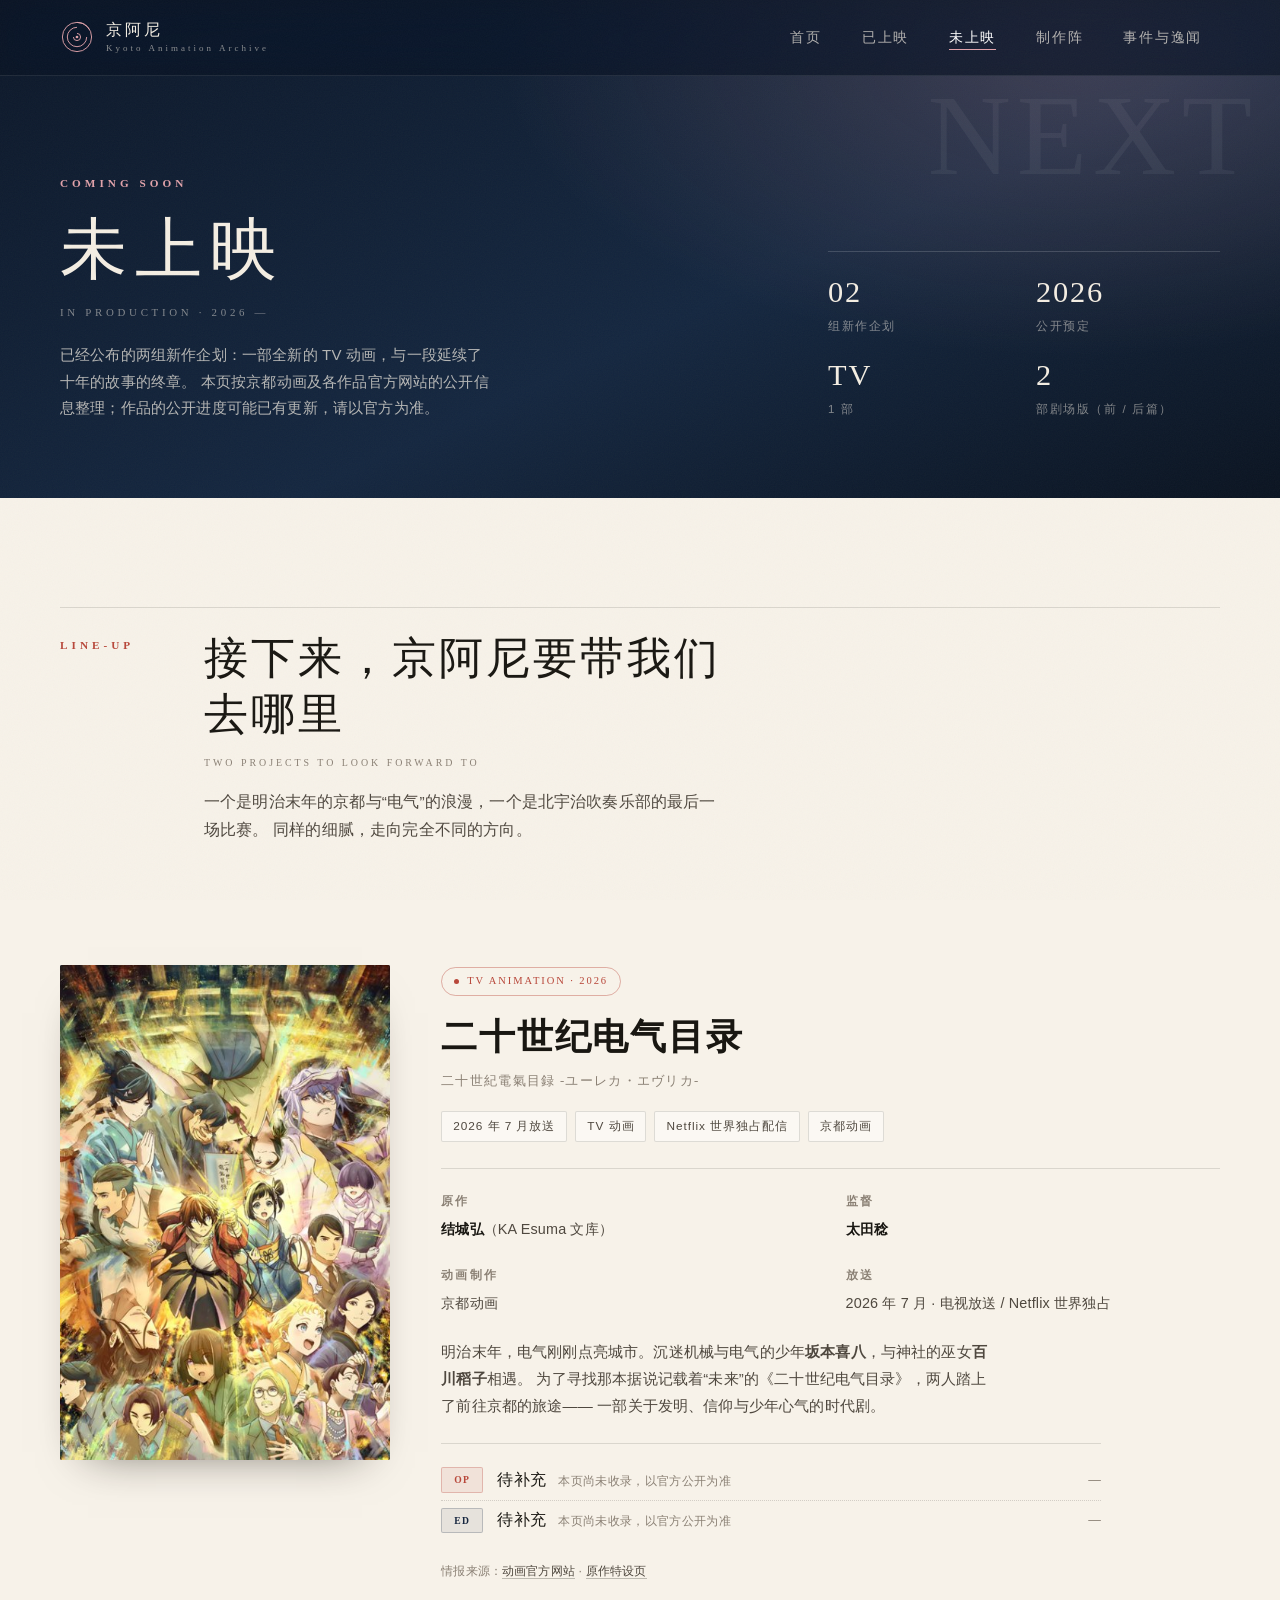
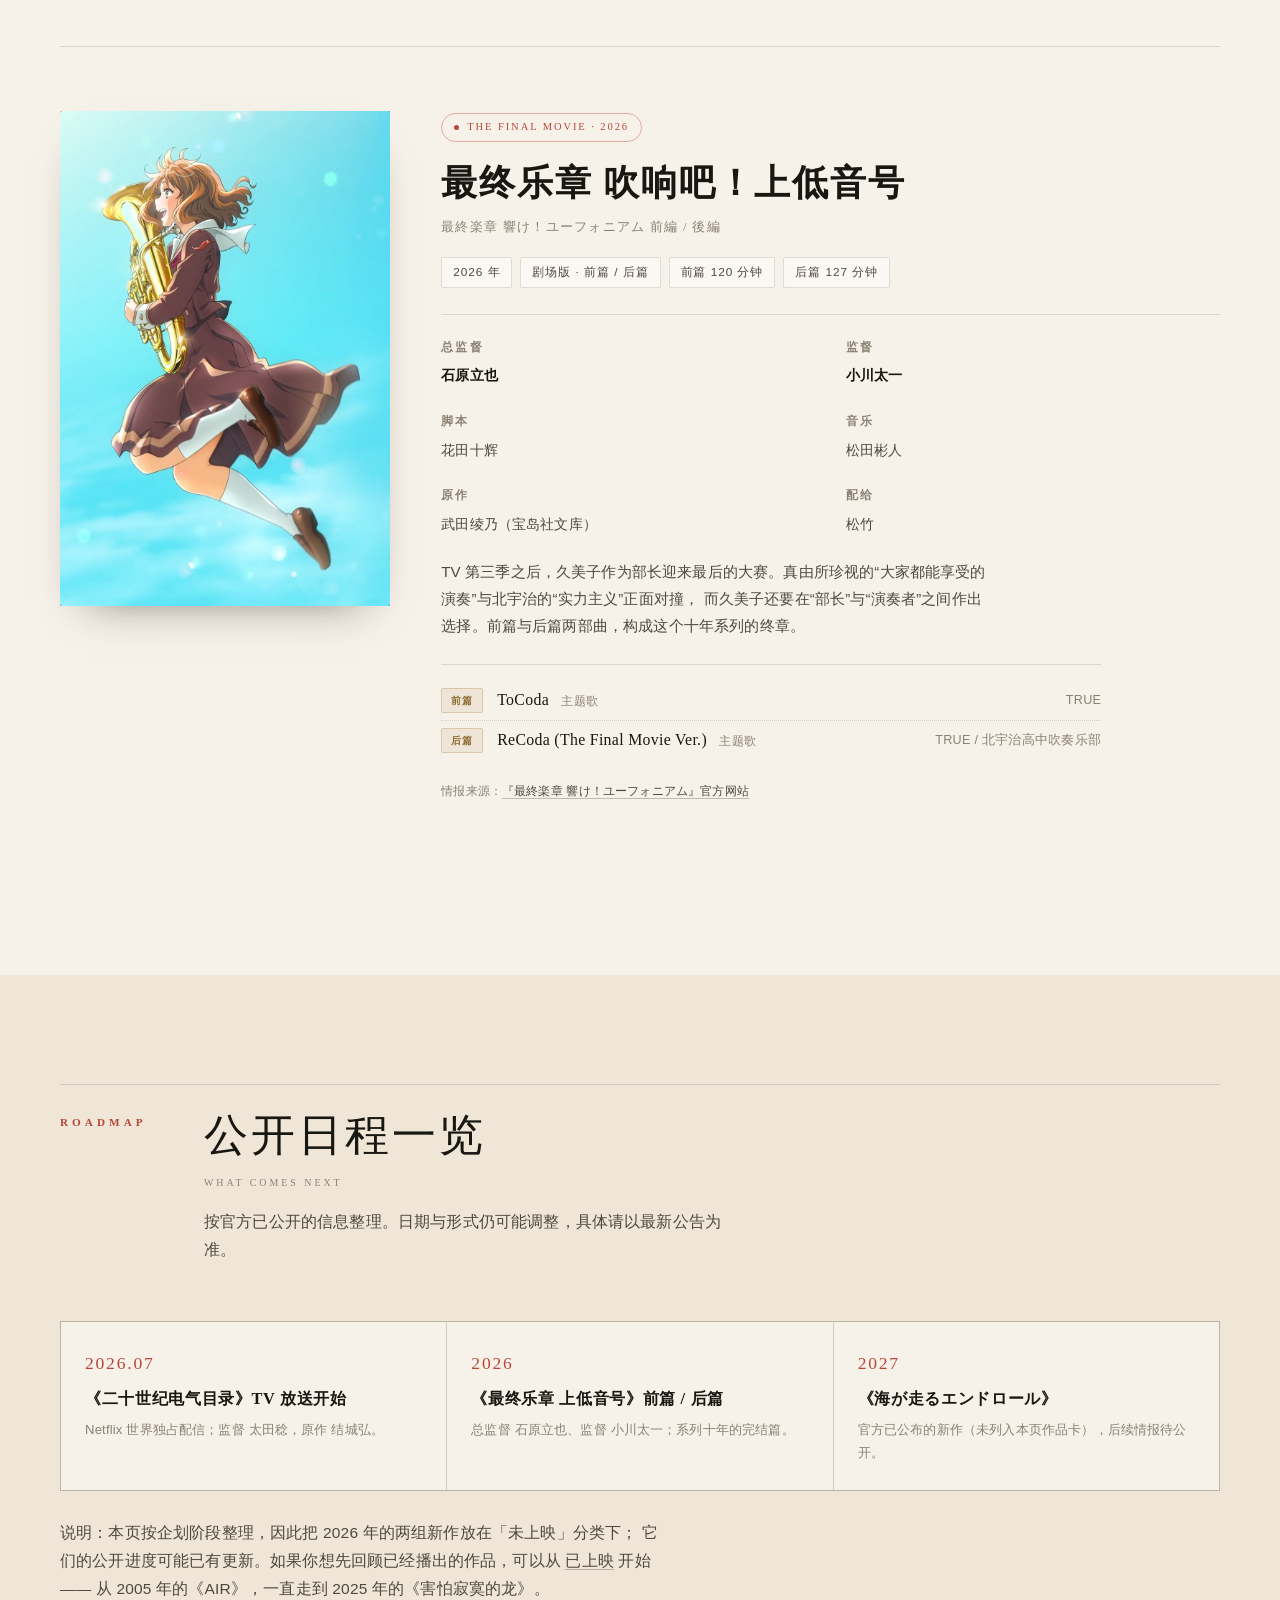
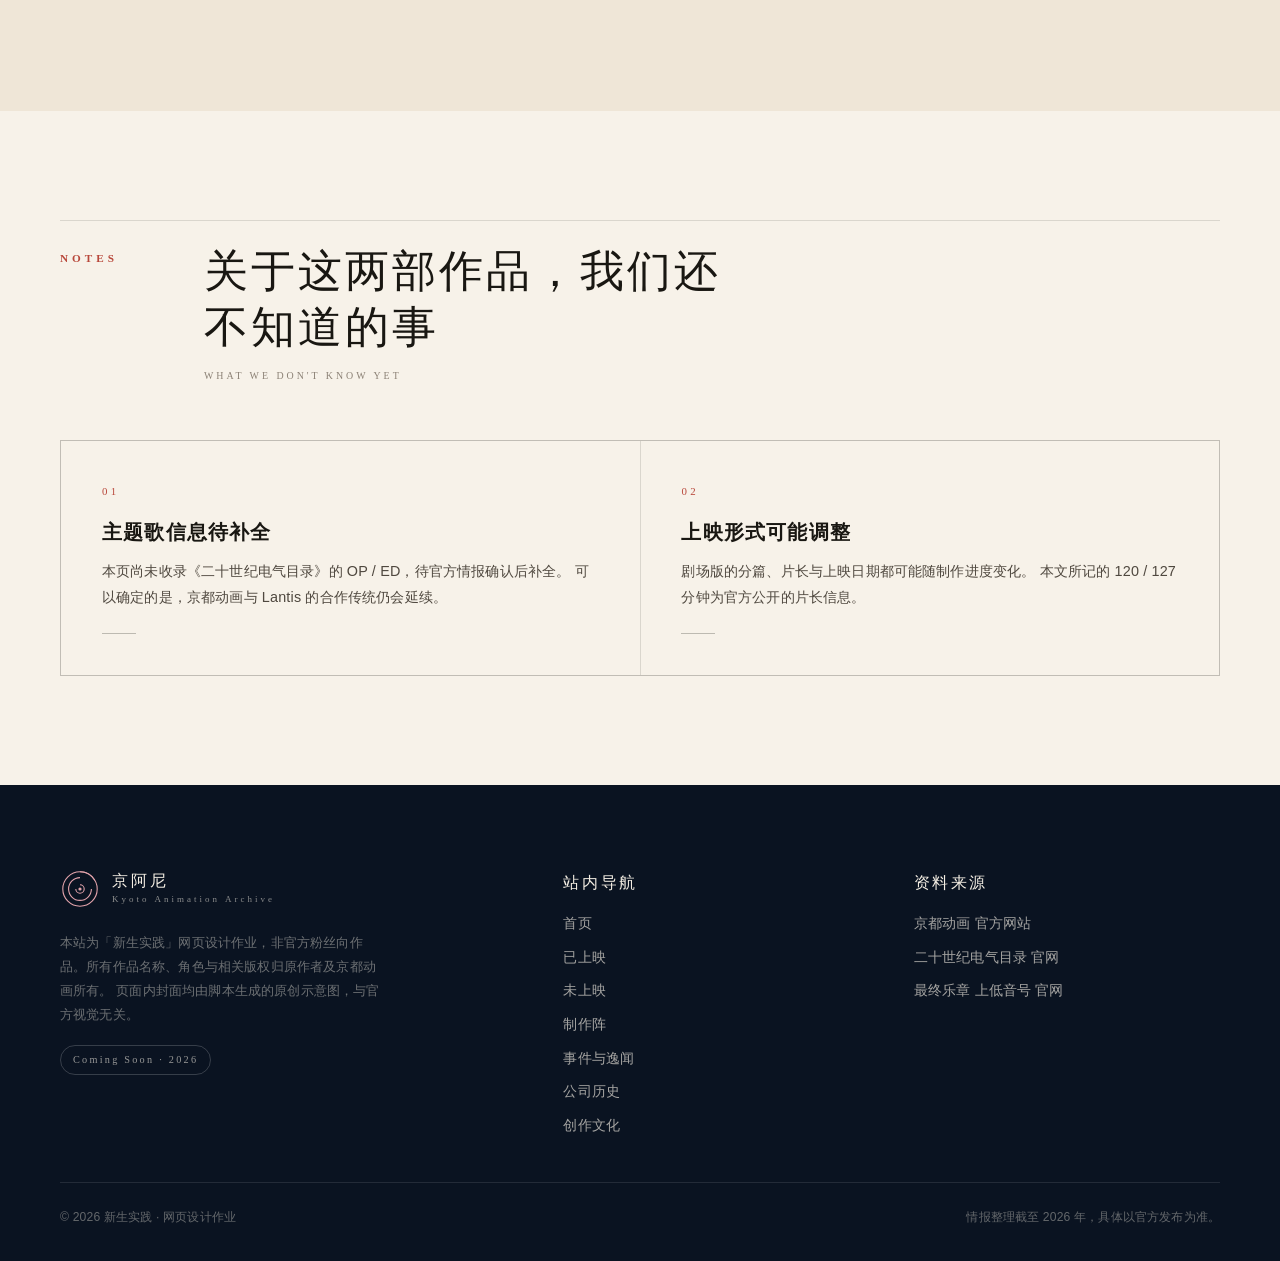
<file: upcoming.html>
<!DOCTYPE html>
<html lang="zh-CN">
<head>
<meta charset="UTF-8">
<meta name="viewport" content="width=device-width, initial-scale=1">
<meta name="theme-color" content="#0c1524">
<title>未上映 · 京都动画作品档案</title>
<meta name="description" content="京都动画尚未完结的新作计划：《二十世纪电气目录》（2026 年 7 月 TV 动画，Netflix 世界独占）与《最终乐章 吹响吧！上低音号》前篇 / 后篇（2026 年，两部曲）。">
<link rel="icon" href="assets/img/favicon.svg" type="image/svg+xml">
<link rel="stylesheet" href="assets/css/style.css">
</head>
<body data-page="upcoming">
<a class="skip-link" href="#main">跳到主要内容</a>

<header class="site-header">
  <nav class="nav" aria-label="主导航">
    <a class="brand" href="index.html" aria-label="京阿尼作品档案 首页">
      <svg class="brand__mark" viewBox="0 0 40 40" fill="none" stroke="currentColor" stroke-width="1.1" aria-hidden="true">
        <circle cx="20" cy="20" r="17.2"/>
        <path d="M20 2.8a17.2 17.2 0 0 1 14.9 8.6"/>
        <path d="M20 8.6a11.4 11.4 0 1 0 11.4 11.4"/>
        <path d="M20 15.8a4.2 4.2 0 1 1-4.2 4.2"/>
        <circle cx="20" cy="20" r="1.6" fill="currentColor" stroke="none"/>
      </svg>
      <span class="brand__text">京阿尼<small>Kyoto Animation Archive</small></span>
    </a>
    <button class="nav__toggle" type="button" aria-label="打开导航菜单" aria-expanded="false" aria-controls="nav-links">
      <span></span>
    </button>
    <ul class="nav__links" id="nav-links">
      <li><a class="nav__link" href="index.html">首页</a></li>
      <li><a class="nav__link" href="released.html">已上映</a></li>
      <li><a class="nav__link is-active" href="upcoming.html" aria-current="page">未上映</a></li>
      <li><a class="nav__link" href="staff.html">制作阵</a></li>
      <li><a class="nav__link" href="stories.html">事件与逸闻</a></li>
    </ul>
  </nav>
</header>

<main id="main">

  <section class="page-hero">
    <div class="wrap page-hero__inner">
      <div>
        <p class="eyebrow eyebrow--light">Coming Soon</p>
        <h1 class="page-hero__title">
          未上映
          <small>In Production · 2026 —</small>
        </h1>
        <p class="page-hero__desc">
          已经公布的两组新作企划：一部全新的 TV 动画，与一段延续了十年的故事的终章。
          本页按京都动画及各作品官方网站的公开信息整理；作品的公开进度可能已有更新，请以官方为准。
        </p>
      </div>
      <div class="page-hero__stats">
        <div class="page-hero__stat"><b>02</b><span>组新作企划</span></div>
        <div class="page-hero__stat"><b>2026</b><span>公开预定</span></div>
        <div class="page-hero__stat"><b>TV</b><span>1 部</span></div>
        <div class="page-hero__stat"><b>2</b><span>部剧场版（前 / 后篇）</span></div>
      </div>
    </div>
    <div class="page-hero__watermark" aria-hidden="true">NEXT</div>
  </section>

  <section class="section">
    <div class="wrap">
      <div class="section-head reveal">
        <p class="eyebrow">Line-up</p>
        <div class="section-head__main">
          <h2 class="section-title">接下来，京阿尼要带我们去哪里<small>Two projects to look forward to</small></h2>
          <p class="section-lead">
            一个是明治末年的京都与“电气”的浪漫，一个是北宇治吹奏乐部的最后一场比赛。
            同样的细腻，走向完全不同的方向。
          </p>
        </div>
      </div>

      <!-- 01 二十世纪电气目录 -->
      <article class="future reveal" id="denkimoku">
        <div class="future__cover">
          <figure class="cover"><img src="assets/img/works/denkimoku.jpg" alt="《二十世纪电气目录》封面" loading="lazy" decoding="async"></figure>
        </div>
        <div class="future__body">
          <span class="future__status">TV Animation · 2026</span>
          <h2 class="future__title">二十世纪电气目录</h2>
          <p class="future__jp">二十世紀電氣目録 -ユーレカ・エヴリカ-</p>

          <div class="future__meta">
            <span class="tag">2026 年 7 月放送</span>
            <span class="tag">TV 动画</span>
            <span class="tag">Netflix 世界独占配信</span>
            <span class="tag">京都动画</span>
          </div>

          <div class="future__grid">
            <div class="future__block"><h3>原作</h3><p><b>结城弘</b>（KA Esuma 文库）</p></div>
            <div class="future__block"><h3>监督</h3><p><b>太田稔</b></p></div>
            <div class="future__block"><h3>动画制作</h3><p>京都动画</p></div>
            <div class="future__block"><h3>放送</h3><p>2026 年 7 月 · 电视放送 / Netflix 世界独占</p></div>
          </div>

          <p class="future__desc">
            明治末年，电气刚刚点亮城市。沉迷机械与电气的少年<b>坂本喜八</b>，与神社的巫女<b>百川稻子</b>相遇。
            为了寻找那本据说记载着“未来”的《二十世纪电气目录》，两人踏上了前往京都的旅途——
            一部关于发明、信仰与少年心气的时代剧。
          </p>

          <div class="future__music">
            <div class="music">
              <span class="music__tag music__tag--op">OP</span>
              <p class="music__song">待补充 <span>本页尚未收录，以官方公开为准</span></p>
              <p class="music__artist">—</p>
            </div>
            <div class="music">
              <span class="music__tag music__tag--ed">ED</span>
              <p class="music__song">待补充 <span>本页尚未收录，以官方公开为准</span></p>
              <p class="music__artist">—</p>
            </div>
          </div>

          <p class="future__source">
            情报来源：<a href="https://denkimokuroku.jp/" target="_blank" rel="noopener noreferrer">动画官方网站</a>
            · <a href="https://www.kyotoanimation.co.jp/books/20thdenmoku/" target="_blank" rel="noopener noreferrer">原作特设页</a>
          </p>
        </div>
      </article>

      <!-- 02 最终乐章 -->
      <article class="future reveal" id="eupho-final">
        <div class="future__cover">
          <figure class="cover"><img src="assets/img/works/eupho_final.jpg" alt="《最终乐章 上低音号》封面" loading="lazy" decoding="async"></figure>
        </div>
        <div class="future__body">
          <span class="future__status">The Final Movie · 2026</span>
          <h2 class="future__title">最终乐章 吹响吧！上低音号</h2>
          <p class="future__jp">最終楽章 響け！ユーフォニアム 前編 / 後編</p>

          <div class="future__meta">
            <span class="tag">2026 年</span>
            <span class="tag">剧场版 · 前篇 / 后篇</span>
            <span class="tag">前篇 120 分钟</span>
            <span class="tag">后篇 127 分钟</span>
          </div>

          <div class="future__grid">
            <div class="future__block"><h3>总监督</h3><p><b>石原立也</b></p></div>
            <div class="future__block"><h3>监督</h3><p><b>小川太一</b></p></div>
            <div class="future__block"><h3>脚本</h3><p>花田十辉</p></div>
            <div class="future__block"><h3>音乐</h3><p>松田彬人</p></div>
            <div class="future__block"><h3>原作</h3><p>武田绫乃（宝岛社文库）</p></div>
            <div class="future__block"><h3>配给</h3><p>松竹</p></div>
          </div>

          <p class="future__desc">
            TV 第三季之后，久美子作为部长迎来最后的大赛。真由所珍视的“大家都能享受的演奏”与北宇治的“实力主义”正面对撞，
            而久美子还要在“部长”与“演奏者”之间作出选择。前篇与后篇两部曲，构成这个十年系列的终章。
          </p>

          <div class="future__music">
            <div class="music">
              <span class="music__tag music__tag--tm">前篇</span>
              <p class="music__song">ToCoda <span>主题歌</span></p>
              <p class="music__artist">TRUE</p>
            </div>
            <div class="music">
              <span class="music__tag music__tag--tm">后篇</span>
              <p class="music__song">ReCoda (The Final Movie Ver.) <span>主题歌</span></p>
              <p class="music__artist">TRUE / 北宇治高中吹奏乐部</p>
            </div>
          </div>

          <p class="future__source">
            情报来源：<a href="https://anime-eupho.com/" target="_blank" rel="noopener noreferrer">『最終楽章 響け！ユーフォニアム』官方网站</a>
          </p>
        </div>
      </article>
    </div>
  </section>

  <!-- 路线图 -->
  <section class="section section--tint">
    <div class="wrap">
      <div class="section-head reveal">
        <p class="eyebrow">Roadmap</p>
        <div class="section-head__main">
          <h2 class="section-title">公开日程一览<small>What comes next</small></h2>
          <p class="section-lead">
            按官方已公开的信息整理。日期与形式仍可能调整，具体请以最新公告为准。
          </p>
        </div>
      </div>

      <div class="timeline-roadmap reveal">
        <div class="roadmap__item">
          <p class="roadmap__date">2026.07</p>
          <h3 class="roadmap__title">《二十世纪电气目录》TV 放送开始</h3>
          <p class="roadmap__text">Netflix 世界独占配信；监督 太田稔，原作 结城弘。</p>
        </div>
        <div class="roadmap__item">
          <p class="roadmap__date">2026</p>
          <h3 class="roadmap__title">《最终乐章 上低音号》前篇 / 后篇</h3>
          <p class="roadmap__text">总监督 石原立也、监督 小川太一；系列十年的完结篇。</p>
        </div>
        <div class="roadmap__item">
          <p class="roadmap__date">2027</p>
          <h3 class="roadmap__title">《海が走るエンドロール》</h3>
          <p class="roadmap__text">官方已公布的新作（未列入本页作品卡），后续情报待公开。</p>
        </div>
      </div>

      <p class="section-lead reveal" style="margin-top:28px;max-width:70ch">
        说明：本页按企划阶段整理，因此把 2026 年的两组新作放在「未上映」分类下；
        它们的公开进度可能已有更新。如果你想先回顾已经播出的作品，可以从
        <a href="released.html" style="border-bottom:1px solid var(--line-2)">已上映</a> 开始——
        从 2005 年的《AIR》，一直走到 2025 年的《害怕寂寞的龙》。
      </p>
    </div>
  </section>

  <!-- 期待 -->
  <section class="section">
    <div class="wrap">
      <div class="section-head reveal">
        <p class="eyebrow">Notes</p>
        <div class="section-head__main">
          <h2 class="section-title">关于这两部作品，我们还不知道的事<small>What we don't know yet</small></h2>
        </div>
      </div>
      <div class="cards">
        <article class="card reveal">
          <p class="card__num">01</p>
          <h3 class="card__title">主题歌信息待补全</h3>
          <p class="card__text">
            本页尚未收录《二十世纪电气目录》的 OP / ED，待官方情报确认后补全。
            可以确定的是，京都动画与 Lantis 的合作传统仍会延续。
          </p>
          <div class="card__line"></div>
        </article>
        <article class="card reveal" style="--d:90ms">
          <p class="card__num">02</p>
          <h3 class="card__title">上映形式可能调整</h3>
          <p class="card__text">
            剧场版的分篇、片长与上映日期都可能随制作进度变化。
            本文所记的 120 / 127 分钟为官方公开的片长信息。
          </p>
          <div class="card__line"></div>
        </article>
      </div>
    </div>
  </section>

</main>

<footer class="site-footer">
  <div class="wrap">
    <div class="footer-grid">
      <div>
        <div class="footer-brand">
          <svg class="brand__mark" viewBox="0 0 40 40" fill="none" stroke="currentColor" stroke-width="1.1" aria-hidden="true">
            <circle cx="20" cy="20" r="17.2"/>
            <path d="M20 2.8a17.2 17.2 0 0 1 14.9 8.6"/>
            <path d="M20 8.6a11.4 11.4 0 1 0 11.4 11.4"/>
            <path d="M20 15.8a4.2 4.2 0 1 1-4.2 4.2"/>
            <circle cx="20" cy="20" r="1.6" fill="currentColor" stroke="none"/>
          </svg>
          <span class="brand__text">京阿尼<small>Kyoto Animation Archive</small></span>
        </div>
        <p class="footer-note">
          本站为「新生实践」网页设计作业，非官方粉丝向作品。所有作品名称、角色与相关版权归原作者及京都动画所有。
          页面内封面均由脚本生成的原创示意图，与官方视觉无关。
        </p>
        <span class="footer-badge">Coming Soon · 2026</span>
      </div>
      <div>
        <p class="footer-title">站内导航</p>
        <ul class="footer-list">
          <li><a href="index.html">首页</a></li>
          <li><a href="released.html">已上映</a></li>
          <li><a href="upcoming.html">未上映</a></li>
          <li><a href="staff.html">制作阵</a></li>
          <li><a href="stories.html">事件与逸闻</a></li>
          <li><a href="index.html#history">公司历史</a></li>
          <li><a href="index.html#culture">创作文化</a></li>
        </ul>
      </div>
      <div>
        <p class="footer-title">资料来源</p>
        <ul class="footer-list">
          <li><a href="https://www.kyotoanimation.co.jp/" target="_blank" rel="noopener noreferrer">京都动画 官方网站</a></li>
          <li><a href="https://denkimokuroku.jp/" target="_blank" rel="noopener noreferrer">二十世纪电气目录 官网</a></li>
          <li><a href="https://anime-eupho.com/" target="_blank" rel="noopener noreferrer">最终乐章 上低音号 官网</a></li>
        </ul>
      </div>
    </div>
    <div class="footer-bottom">
      <span>© <span data-year>2026</span> 新生实践 · 网页设计作业</span>
      <span>情报整理截至 2026 年，具体以官方发布为准。</span>
    </div>
  </div>
</footer>

<button class="to-top" type="button" aria-label="回到顶部">
  <svg viewBox="0 0 16 16" fill="none" stroke="currentColor" stroke-width="1.4" aria-hidden="true">
    <path d="M8 13V3M3.5 7.5 8 3l4.5 4.5"/>
  </svg>
</button>
<script src="assets/js/site.js" defer></script>
</body>
</html>
</file>
<file: assets/css/style.css>
@charset "UTF-8";

/* ==========================================================================
   KyoAni Archive — 京都动画作品站
   01 变量 / 02 基础 / 03 排版组件 / 04 页头页脚 / 05 首页 / 06 年表
   07 文化卡片 / 08 子页头 / 09 筛选栏 / 10 系列 / 11 作品卡
   12 未上映 / 13 动效 / 14 响应式
   ========================================================================== */

/* 01 变量 ---------------------------------------------------------------- */
:root {
  --paper: #f7f2e9;
  --paper-2: #efe6d7;
  --paper-3: #fcf9f4;
  --ink: #191712;
  --ink-soft: #4f483f;
  --ink-mute: #8b8175;
  --line: rgba(25, 23, 18, 0.13);
  --line-2: rgba(25, 23, 18, 0.26);
  --navy: #0c1524;
  --navy-2: #16263f;
  --sakura: #e2a3ab;
  --aka: #b8473a;
  --gold: #b08d55;
  --cream: #f4eee3;

  --serif: "Noto Serif SC", "Source Han Serif SC", "Songti SC", "STSong",
    "SimSun", serif;
  --sans: "Noto Sans SC", "PingFang SC", "Hiragino Sans GB", "Microsoft YaHei",
    "Segoe UI", sans-serif;
  --latin: "Cormorant Garamond", "Baskerville", "Times New Roman", serif;

  --maxw: 1160px;
  --nav-h: 76px;
  --ease: cubic-bezier(0.22, 0.75, 0.24, 1);
}

/* 02 基础 ---------------------------------------------------------------- */
*,
*::before,
*::after {
  box-sizing: border-box;
}

html {
  scroll-behavior: smooth;
  -webkit-text-size-adjust: 100%;
}

body {
  margin: 0;
  background: var(--paper);
  color: var(--ink);
  font-family: var(--sans);
  font-size: 16px;
  line-height: 1.78;
  letter-spacing: 0.01em;
  -webkit-font-smoothing: antialiased;
  overflow-x: hidden;
}

body::after {
  content: "";
  position: fixed;
  inset: 0;
  z-index: 9999;
  pointer-events: none;
  opacity: 0.035;
  background-image: url("data:image/svg+xml,%3Csvg xmlns='http://www.w3.org/2000/svg' width='200' height='200'%3E%3Cfilter id='n'%3E%3CfeTurbulence type='fractalNoise' baseFrequency='0.82' numOctaves='3' stitchTiles='stitch'/%3E%3C/filter%3E%3Crect width='200' height='200' filter='url(%23n)'/%3E%3C/svg%3E");
}

img,
svg,
video {
  display: block;
  max-width: 100%;
}

a {
  color: inherit;
  text-decoration: none;
}

button {
  font: inherit;
  color: inherit;
  background: none;
  border: 0;
  cursor: pointer;
}

ul,
ol {
  margin: 0;
  padding: 0;
  list-style: none;
}

h1,
h2,
h3,
h4,
p,
figure,
blockquote {
  margin: 0;
}

::selection {
  background: var(--aka);
  color: #fff;
}

:focus-visible {
  outline: 2px solid var(--aka);
  outline-offset: 4px;
}

[hidden] {
  display: none !important;
}

[id] {
  scroll-margin-top: calc(var(--nav-h) + 96px);
}

.skip-link {
  position: absolute;
  left: 16px;
  top: -80px;
  z-index: 999;
  padding: 10px 18px;
  background: var(--ink);
  color: var(--paper);
  font-size: 0.85rem;
  transition: top 0.2s;
}

.skip-link:focus {
  top: 12px;
}

/* 03 排版与通用 ---------------------------------------------------------- */
.wrap {
  width: min(var(--maxw), calc(100% - 48px));
  margin-inline: auto;
}

.section {
  position: relative;
  padding: clamp(64px, 8.5vw, 120px) 0;
}

.section--tint {
  background: var(--paper-2);
}

.eyebrow {
  font-family: var(--latin);
  font-size: 0.7rem;
  font-weight: 600;
  letter-spacing: 0.36em;
  text-transform: uppercase;
  color: var(--aka);
  padding-top: 0.4rem;
  white-space: nowrap;
}

.eyebrow--light {
  color: var(--sakura);
}

.section-head {
  display: grid;
  grid-template-columns: 116px minmax(0, 1fr);
  gap: 18px 28px;
  align-items: start;
  padding-top: 22px;
  border-top: 1px solid var(--line);
  margin-bottom: clamp(32px, 4.5vw, 58px);
}

.section-head__main {
  max-width: 62ch;
}

.section-title {
  font-family: var(--serif);
  font-size: clamp(1.85rem, 3.4vw, 2.85rem);
  font-weight: 500;
  line-height: 1.3;
  letter-spacing: 0.07em;
}

.section-title small {
  display: block;
  font-family: var(--latin);
  font-size: 0.62rem;
  letter-spacing: 0.3em;
  color: var(--ink-mute);
  margin-top: 14px;
  text-transform: uppercase;
}

.section-lead {
  margin-top: 18px;
  color: var(--ink-soft);
  font-size: 0.97rem;
  max-width: 60ch;
}

.btn {
  display: inline-flex;
  align-items: center;
  gap: 12px;
  padding: 13px 28px;
  border: 1px solid rgba(244, 238, 227, 0.42);
  border-radius: 999px;
  color: var(--cream);
  font-size: 0.9rem;
  letter-spacing: 0.14em;
  transition: background 0.35s var(--ease), color 0.35s, border-color 0.35s,
    transform 0.35s;
}

.btn:hover {
  background: var(--cream);
  color: var(--navy);
  border-color: var(--cream);
  transform: translateY(-2px);
}

.btn__arrow {
  font-family: var(--latin);
  font-size: 1.05em;
  transition: transform 0.35s var(--ease);
}

.btn:hover .btn__arrow {
  transform: translateX(4px);
}

/* 04 页头 / 页脚 --------------------------------------------------------- */
.site-header {
  position: fixed;
  inset: 0 0 auto;
  z-index: 60;
  height: var(--nav-h);
  color: var(--cream);
  background: rgba(11, 20, 34, 0.68);
  border-bottom: 1px solid rgba(255, 255, 255, 0.09);
  backdrop-filter: blur(16px) saturate(150%);
  -webkit-backdrop-filter: blur(16px) saturate(150%);
  transition: background 0.35s, box-shadow 0.35s;
}

.site-header.is-scrolled {
  background: rgba(9, 17, 30, 0.92);
  box-shadow: 0 18px 40px -28px rgba(0, 0, 0, 0.9);
}

.nav {
  width: min(var(--maxw), calc(100% - 40px));
  height: 100%;
  margin-inline: auto;
  display: flex;
  align-items: center;
  justify-content: space-between;
  gap: 24px;
}

.brand {
  display: flex;
  align-items: center;
  gap: 12px;
}

.brand__mark {
  width: 34px;
  height: 34px;
  color: var(--sakura);
  flex: none;
}

.brand__text {
  font-family: var(--serif);
  font-size: 0.98rem;
  letter-spacing: 0.2em;
  line-height: 1.3;
}

.brand__text small {
  display: block;
  font-family: var(--latin);
  font-size: 0.56rem;
  letter-spacing: 0.34em;
  color: rgba(244, 238, 227, 0.55);
  margin-top: 3px;
}

.nav__links {
  display: flex;
  align-items: center;
  gap: 4px;
}

.nav__link {
  position: relative;
  padding: 9px 18px;
  border-radius: 999px;
  font-size: 0.9rem;
  letter-spacing: 0.12em;
  color: rgba(244, 238, 227, 0.7);
  transition: color 0.25s, background 0.25s;
}

.nav__link:hover {
  color: #fff;
  background: rgba(255, 255, 255, 0.07);
}

.nav__link.is-active {
  color: #fff;
}

.nav__link.is-active::after {
  content: "";
  position: absolute;
  left: 18px;
  right: 18px;
  bottom: 4px;
  height: 1px;
  background: var(--sakura);
}

.nav__toggle {
  display: none;
  width: 42px;
  height: 42px;
  align-items: center;
  justify-content: center;
}

.nav__toggle span {
  position: relative;
  display: block;
  width: 20px;
  height: 1px;
  background: currentColor;
  transition: transform 0.3s var(--ease);
}

.nav__toggle span::before,
.nav__toggle span::after {
  content: "";
  position: absolute;
  left: 0;
  width: 20px;
  height: 1px;
  background: currentColor;
  transition: transform 0.3s var(--ease), opacity 0.2s;
}

.nav__toggle span::before {
  top: -6px;
}

.nav__toggle span::after {
  top: 6px;
}

.site-header.is-open .nav__toggle span {
  transform: rotate(45deg);
}

.site-header.is-open .nav__toggle span::before {
  opacity: 0;
}

.site-header.is-open .nav__toggle span::after {
  transform: translateY(-6px) rotate(-90deg);
}

.site-footer {
  background: #0a1321;
  color: rgba(244, 238, 227, 0.66);
  padding: clamp(52px, 7vw, 84px) 0 32px;
  font-size: 0.9rem;
}

.footer-grid {
  display: grid;
  grid-template-columns: 1.5fr 1fr 1fr;
  gap: 44px;
  padding-bottom: 44px;
  border-bottom: 1px solid rgba(255, 255, 255, 0.1);
}

.footer-brand {
  display: flex;
  align-items: center;
  gap: 12px;
  color: var(--cream);
  margin-bottom: 16px;
}

.footer-brand .brand__mark {
  width: 40px;
  height: 40px;
}

.footer-title {
  font-family: var(--serif);
  color: var(--cream);
  font-size: 1rem;
  letter-spacing: 0.16em;
  margin-bottom: 14px;
}

.footer-list li + li {
  margin-top: 8px;
}

.footer-list a {
  border-bottom: 1px solid transparent;
  transition: color 0.25s, border-color 0.25s;
}

.footer-list a:hover {
  color: var(--cream);
  border-bottom-color: var(--sakura);
}

.footer-note {
  margin-top: 22px;
  font-size: 0.79rem;
  line-height: 1.9;
  color: rgba(244, 238, 227, 0.42);
  max-width: 46ch;
}

.footer-badge {
  display: inline-flex;
  align-items: center;
  gap: 8px;
  margin-top: 18px;
  padding: 5px 12px;
  border: 1px solid rgba(255, 255, 255, 0.18);
  border-radius: 999px;
  font-family: var(--latin);
  font-size: 0.64rem;
  letter-spacing: 0.22em;
  color: rgba(244, 238, 227, 0.6);
}

.footer-bottom {
  display: flex;
  justify-content: space-between;
  gap: 16px;
  flex-wrap: wrap;
  padding-top: 24px;
  font-size: 0.76rem;
  color: rgba(244, 238, 227, 0.38);
}

/* 05 首页 Hero ----------------------------------------------------------- */
.hero {
  position: relative;
  min-height: 100vh;
  min-height: 100svh;
  display: grid;
  align-items: center;
  padding: calc(var(--nav-h) + 46px) 0 64px;
  color: var(--cream);
  overflow: hidden;
  isolation: isolate;
  background: radial-gradient(
      1150px 620px at 76% 16%,
      rgba(226, 163, 171, 0.24),
      transparent 62%
    ),
    radial-gradient(
      900px 680px at 10% 82%,
      rgba(96, 138, 180, 0.24),
      transparent 66%
    ),
    linear-gradient(158deg, #0d1829 0%, #112138 46%, #0a121f 100%);
}

.hero__grid {
  position: absolute;
  inset: 0;
  z-index: -2;
  opacity: 0.5;
  background-image: linear-gradient(
      to right,
      rgba(255, 255, 255, 0.045) 1px,
      transparent 1px
    ),
    linear-gradient(to bottom, rgba(255, 255, 255, 0.045) 1px, transparent 1px);
  background-size: 88px 88px;
  mask-image: radial-gradient(circle at 60% 40%, #000 10%, transparent 78%);
  -webkit-mask-image: radial-gradient(
    circle at 60% 40%,
    #000 10%,
    transparent 78%
  );
}

.hero__kanji {
  position: absolute;
  right: -0.06em;
  top: 46%;
  transform: translateY(-50%);
  z-index: -1;
  font-family: var(--serif);
  font-size: clamp(280px, 46vw, 640px);
  line-height: 0.8;
  color: rgba(255, 255, 255, 0.028);
  user-select: none;
}

.hero__inner {
  display: grid;
  grid-template-columns: minmax(0, 1.12fr) minmax(0, 0.88fr);
  gap: clamp(32px, 5vw, 72px);
  align-items: center;
}

.hero__copy {
  min-width: 0;
}

.hero__eyebrow {
  display: inline-flex;
  align-items: center;
  gap: 14px;
  font-family: var(--latin);
  font-size: 0.68rem;
  letter-spacing: 0.34em;
  text-transform: uppercase;
  color: rgba(244, 238, 227, 0.62);
}

.hero__eyebrow::before {
  content: "";
  width: 42px;
  height: 1px;
  background: var(--sakura);
}

.hero__title {
  margin-top: 22px;
  font-family: var(--serif);
  font-weight: 500;
  font-size: clamp(3rem, 6.6vw, 5.4rem);
  line-height: 1.06;
  letter-spacing: 0.1em;
}

.hero__title-jp {
  display: block;
  font-family: var(--serif);
  font-size: clamp(0.82rem, 1.5vw, 1rem);
  letter-spacing: 0.42em;
  color: rgba(244, 238, 227, 0.5);
  margin-bottom: 18px;
  padding-left: 0.4em;
}

.hero__sub {
  margin-top: 26px;
  font-family: var(--serif);
  font-size: clamp(1.15rem, 2.2vw, 1.65rem);
  letter-spacing: 0.2em;
  color: var(--sakura);
}

.hero__desc {
  margin-top: 22px;
  max-width: 46ch;
  color: rgba(244, 238, 227, 0.72);
  font-size: 0.95rem;
}

.hero__actions {
  display: flex;
  flex-wrap: wrap;
  gap: 14px;
  margin-top: 38px;
}

.hero__facts {
  display: flex;
  flex-wrap: wrap;
  gap: 10px 34px;
  margin-top: 52px;
  padding-top: 22px;
  border-top: 1px solid rgba(255, 255, 255, 0.14);
}

.hero__fact {
  font-size: 0.78rem;
  color: rgba(244, 238, 227, 0.58);
  letter-spacing: 0.06em;
}

.hero__fact b {
  display: block;
  font-family: var(--latin);
  font-size: 1.18rem;
  font-weight: 500;
  letter-spacing: 0.14em;
  color: var(--cream);
  margin-bottom: 2px;
}

.hero__scroll {
  position: absolute;
  left: 50%;
  bottom: 22px;
  transform: translateX(-50%);
  display: flex;
  flex-direction: column;
  align-items: center;
  gap: 12px;
  font-family: var(--latin);
  font-size: 0.6rem;
  letter-spacing: 0.3em;
  text-transform: uppercase;
  color: rgba(244, 238, 227, 0.45);
}

.hero__scroll::after {
  content: "";
  width: 1px;
  height: 54px;
  background: linear-gradient(
    to bottom,
    rgba(244, 238, 227, 0.5),
    transparent
  );
  animation: scrollLine 2.4s var(--ease) infinite;
}

@keyframes scrollLine {
  0% {
    transform: scaleY(0);
    transform-origin: top;
  }
  45% {
    transform: scaleY(1);
    transform-origin: top;
  }
  55% {
    transform: scaleY(1);
    transform-origin: bottom;
  }
  100% {
    transform: scaleY(0);
    transform-origin: bottom;
  }
}

/* 首页海报堆叠 */
.poster-stack {
  position: relative;
  height: min(62vh, 560px);
  display: grid;
  place-items: center;
}

.poster-stack .cover {
  position: absolute;
  width: clamp(172px, 16.5vw, 226px);
  border-radius: 3px;
  box-shadow: 0 34px 68px -30px rgba(0, 0, 0, 0.85),
    0 0 0 1px rgba(255, 255, 255, 0.09);
  transform: translate(var(--x, 0), var(--y, 0)) rotate(var(--r, 0deg));
  transition: transform 0.9s var(--ease);
}

.poster-stack .cover:nth-child(1) {
  --x: -74%;
  --y: 8%;
  --r: -8deg;
  z-index: 1;
}

.poster-stack .cover:nth-child(2) {
  --x: 0;
  --y: 4%;
  --r: -1.5deg;
  z-index: 2;
}

.poster-stack .cover:nth-child(3) {
  --x: 74%;
  --y: -10%;
  --r: 7deg;
  z-index: 3;
}

.poster-stack:hover .cover:nth-child(1) {
  --x: -80%;
  --r: -10deg;
}

.poster-stack:hover .cover:nth-child(3) {
  --x: 80%;
  --r: 9deg;
}

.hero__petal {
  position: absolute;
  top: -20px;
  z-index: -1;
  width: 9px;
  height: 9px;
  border-radius: 60% 0 60% 60%;
  background: linear-gradient(135deg, rgba(226, 163, 171, 0.85), rgba(226, 163, 171, 0.15));
  animation: petalFall linear infinite;
  opacity: 0;
}

@keyframes petalFall {
  0% {
    opacity: 0;
    transform: translate3d(0, -10vh, 0) rotate(0deg);
  }
  12% {
    opacity: 0.6;
  }
  100% {
    opacity: 0;
    transform: translate3d(9vw, 105vh, 0) rotate(420deg);
  }
}

/* 06 关于 / 年表 --------------------------------------------------------- */
.about {
  display: grid;
  grid-template-columns: minmax(0, 1.15fr) minmax(0, 0.85fr);
  gap: clamp(32px, 5vw, 72px);
  align-items: start;
}

.about__lead {
  font-family: var(--serif);
  font-size: clamp(1.4rem, 2.5vw, 2rem);
  line-height: 1.7;
  letter-spacing: 0.05em;
}

.about__lead em {
  font-style: normal;
  color: var(--aka);
  border-bottom: 1px solid rgba(184, 71, 58, 0.35);
}

.about__text {
  margin-top: 24px;
  color: var(--ink-soft);
  font-size: 0.96rem;
}

.about__text p + p {
  margin-top: 14px;
}

.profile {
  border: 1px solid var(--line);
  background: var(--paper-3);
  padding: 6px 26px 18px;
}

.profile dl {
  display: grid;
  grid-template-columns: 76px minmax(0, 1fr);
  gap: 0 16px;
  margin: 0;
}

.profile dt,
.profile dd {
  padding: 13px 0;
  border-bottom: 1px solid var(--line);
  font-size: 0.86rem;
  margin: 0;
}

.profile dt {
  color: var(--ink-mute);
  letter-spacing: 0.1em;
}

.profile dd {
  color: var(--ink-soft);
  font-weight: 500;
}

.profile dl > :nth-last-child(-n + 2) {
  border-bottom: 0;
}

.profile__caption {
  margin-top: 16px;
  font-family: var(--latin);
  font-size: 0.64rem;
  letter-spacing: 0.24em;
  color: var(--ink-mute);
  text-transform: uppercase;
}

.pullquote {
  margin-top: 64px;
  padding: 34px 0 0;
  border-top: 1px solid var(--line);
  font-family: var(--serif);
  font-size: clamp(1.15rem, 2.2vw, 1.6rem);
  line-height: 1.9;
  letter-spacing: 0.08em;
  color: var(--ink);
}

.pullquote span {
  display: block;
  margin-top: 14px;
  font-family: var(--sans);
  font-size: 0.78rem;
  letter-spacing: 0.16em;
  color: var(--ink-mute);
}

/* 年表 */
.timeline {
  position: relative;
  margin-top: 8px;
  padding-left: 38px;
  border-left: 1px solid var(--line);
}

.tl-item {
  position: relative;
  display: grid;
  grid-template-columns: 104px minmax(0, 1fr);
  gap: 28px;
  padding-bottom: 38px;
}

.tl-item:last-child {
  padding-bottom: 0;
}

.tl-item::before {
  content: "";
  position: absolute;
  left: -43px;
  top: 0.62rem;
  width: 9px;
  height: 9px;
  border-radius: 50%;
  background: var(--paper);
  border: 1px solid var(--aka);
  box-shadow: 0 0 0 4px var(--paper);
}

.section--tint .tl-item::before {
  background: var(--paper-2);
  box-shadow: 0 0 0 4px var(--paper-2);
}

.tl-year {
  font-family: var(--latin);
  font-size: 1.32rem;
  font-weight: 500;
  letter-spacing: 0.06em;
  color: var(--aka);
  line-height: 1.5;
}

.tl-year small {
  display: block;
  font-size: 0.58rem;
  letter-spacing: 0.24em;
  color: var(--ink-mute);
  margin-top: 2px;
}

.tl-title {
  font-family: var(--serif);
  font-size: 1.14rem;
  letter-spacing: 0.06em;
  margin-bottom: 5px;
}

.tl-text {
  color: var(--ink-soft);
  font-size: 0.92rem;
}

.tl-item--dark .tl-title {
  color: var(--aka);
}

/* 07 文化卡片 / 数字 ----------------------------------------------------- */
.cards {
  display: grid;
  grid-template-columns: repeat(2, minmax(0, 1fr));
  border: 1px solid var(--line);
  background: var(--line);
  gap: 1px;
}

.card {
  position: relative;
  background: var(--paper);
  padding: clamp(26px, 3.2vw, 44px);
  transition: background 0.4s;
}

.card:hover {
  background: var(--paper-3);
}

.card__num {
  font-family: var(--latin);
  font-size: 0.68rem;
  letter-spacing: 0.3em;
  color: var(--aka);
}

.card__title {
  margin-top: 16px;
  font-family: var(--serif);
  font-size: 1.24rem;
  letter-spacing: 0.06em;
  line-height: 1.5;
}

.card__text {
  margin-top: 12px;
  color: var(--ink-soft);
  font-size: 0.9rem;
}

.card__line {
  width: 34px;
  height: 1px;
  background: var(--line-2);
  margin-top: 22px;
}

.numbers {
  display: grid;
  grid-template-columns: repeat(4, minmax(0, 1fr));
  border-top: 1px solid var(--line);
  border-bottom: 1px solid var(--line);
}

.number {
  padding: clamp(24px, 3vw, 40px) 20px;
  text-align: center;
}

.number + .number {
  border-left: 1px solid var(--line);
}

.number b {
  display: block;
  font-family: var(--latin);
  font-size: clamp(2rem, 3.6vw, 3rem);
  font-weight: 500;
  letter-spacing: 0.04em;
  line-height: 1.1;
  color: var(--ink);
}

.number span {
  display: block;
  margin-top: 10px;
  font-size: 0.78rem;
  letter-spacing: 0.12em;
  color: var(--ink-mute);
}

/* 纪念区块 */
.memorial {
  position: relative;
  overflow: hidden;
  background: linear-gradient(180deg, #0b1422 0%, #101c2e 100%);
  color: var(--cream);
  text-align: center;
}

.memorial::before {
  content: "";
  position: absolute;
  left: 50%;
  top: -180px;
  width: 720px;
  height: 380px;
  transform: translateX(-50%);
  background: radial-gradient(
    circle,
    rgba(226, 163, 171, 0.16),
    transparent 68%
  );
  pointer-events: none;
}

.memorial__date {
  font-family: var(--latin);
  font-size: clamp(2rem, 5vw, 3.4rem);
  letter-spacing: 0.16em;
  color: var(--sakura);
}

.memorial__title {
  margin-top: 18px;
  font-family: var(--serif);
  font-size: clamp(1.3rem, 2.6vw, 1.9rem);
  letter-spacing: 0.14em;
}

.memorial__text {
  margin: 22px auto 0;
  max-width: 62ch;
  color: rgba(244, 238, 227, 0.66);
  font-size: 0.93rem;
}

.memorial__line {
  width: 1px;
  height: 52px;
  margin: 34px auto 0;
  background: linear-gradient(to bottom, var(--sakura), transparent);
}

.memorial__foot {
  margin-top: 22px;
  font-family: var(--serif);
  font-size: 1rem;
  letter-spacing: 0.24em;
  color: rgba(244, 238, 227, 0.8);
}

/* 首页尾部分岔 */
.split {
  display: grid;
  grid-template-columns: repeat(2, minmax(0, 1fr));
  gap: 20px;
}

.split__card {
  position: relative;
  display: grid;
  grid-template-columns: 116px minmax(0, 1fr);
  gap: 24px;
  align-items: center;
  padding: 28px;
  border: 1px solid var(--line);
  background: var(--paper-3);
  overflow: hidden;
  transition: transform 0.5s var(--ease), box-shadow 0.5s, border-color 0.4s;
}

.split__card:hover {
  transform: translateY(-4px);
  border-color: var(--line-2);
  box-shadow: 0 26px 50px -34px rgba(20, 16, 10, 0.5);
}

.split__card .cover {
  border-radius: 2px;
}

.split__label {
  font-family: var(--latin);
  font-size: 0.64rem;
  letter-spacing: 0.28em;
  color: var(--aka);
  text-transform: uppercase;
}

.split__title {
  margin-top: 10px;
  font-family: var(--serif);
  font-size: clamp(1.3rem, 2.2vw, 1.65rem);
  letter-spacing: 0.08em;
}

.split__text {
  margin-top: 8px;
  font-size: 0.86rem;
  color: var(--ink-soft);
}

.split__arrow {
  position: absolute;
  right: 22px;
  bottom: 16px;
  font-family: var(--latin);
  font-size: 1.4rem;
  color: var(--ink-mute);
  transition: transform 0.4s var(--ease), color 0.3s;
}

.split__card:hover .split__arrow {
  transform: translateX(5px);
  color: var(--aka);
}

/* 08 子页头 -------------------------------------------------------------- */
.page-hero {
  position: relative;
  overflow: hidden;
  padding: calc(var(--nav-h) + clamp(56px, 8vw, 92px)) 0 clamp(44px, 6vw, 76px);
  color: var(--cream);
  background: radial-gradient(
      900px 480px at 84% 10%,
      rgba(226, 163, 171, 0.2),
      transparent 64%
    ),
    linear-gradient(155deg, #0d1829 0%, #152740 58%, #0b1421 100%);
}

.page-hero__watermark {
  position: absolute;
  right: 22px;
  top: calc(var(--nav-h) + 2px);
  font-family: var(--latin);
  font-size: clamp(64px, 9vw, 124px);
  line-height: 1;
  letter-spacing: 0.05em;
  color: rgba(255, 255, 255, 0.055);
  user-select: none;
  pointer-events: none;
}

.page-hero__inner {
  position: relative;
  z-index: 1;
  display: grid;
  grid-template-columns: minmax(0, 1.3fr) minmax(0, 0.7fr);
  gap: 40px;
  align-items: end;
}

.page-hero__title {
  margin-top: 18px;
  font-family: var(--serif);
  font-size: clamp(2.4rem, 6vw, 4.2rem);
  font-weight: 500;
  line-height: 1.12;
  letter-spacing: 0.12em;
}

.page-hero__title small {
  display: block;
  margin-top: 18px;
  font-family: var(--latin);
  font-size: 0.68rem;
  letter-spacing: 0.34em;
  color: rgba(244, 238, 227, 0.5);
  text-transform: uppercase;
}

.page-hero__desc {
  margin-top: 24px;
  max-width: 52ch;
  color: rgba(244, 238, 227, 0.72);
  font-size: 0.94rem;
}

.page-hero__stats {
  display: grid;
  grid-template-columns: repeat(2, minmax(0, 1fr));
  gap: 18px 24px;
  padding-top: 22px;
  border-top: 1px solid rgba(255, 255, 255, 0.16);
}

.page-hero__stat b {
  display: block;
  font-family: var(--latin);
  font-size: 1.9rem;
  font-weight: 500;
  letter-spacing: 0.06em;
  line-height: 1.2;
}

.page-hero__stat span {
  font-size: 0.72rem;
  letter-spacing: 0.14em;
  color: rgba(244, 238, 227, 0.5);
}

/* 09 目录与筛选 ---------------------------------------------------------- */
.directory {
  padding: 26px 0 6px;
  border-bottom: 1px solid var(--line);
}

.directory__head {
  display: flex;
  align-items: baseline;
  justify-content: space-between;
  gap: 16px;
  margin-bottom: 14px;
}

.directory__title {
  font-family: var(--serif);
  font-size: 0.9rem;
  letter-spacing: 0.2em;
}

.directory__count {
  font-family: var(--latin);
  font-size: 0.68rem;
  letter-spacing: 0.24em;
  color: var(--ink-mute);
}

.directory__list {
  display: grid;
  grid-template-columns: repeat(auto-fill, minmax(190px, 1fr));
  gap: 0;
  border-top: 1px solid var(--line);
}

.directory__link {
  display: flex;
  align-items: baseline;
  gap: 10px;
  padding: 11px 12px 11px 0;
  font-size: 0.84rem;
  color: var(--ink-soft);
  border-bottom: 1px solid var(--line);
  transition: color 0.25s, padding 0.3s;
}

.directory__link:hover {
  color: var(--aka);
  padding-left: 6px;
}

.directory__link i {
  font-family: var(--latin);
  font-style: normal;
  font-size: 0.68rem;
  letter-spacing: 0.12em;
  color: var(--ink-mute);
}

.toolbar {
  position: sticky;
  top: var(--nav-h);
  z-index: 40;
  background: rgba(247, 242, 233, 0.94);
  border-bottom: 1px solid var(--line);
  backdrop-filter: blur(12px);
  -webkit-backdrop-filter: blur(12px);
}

.toolbar__inner {
  display: flex;
  align-items: center;
  justify-content: space-between;
  gap: 16px 24px;
  flex-wrap: wrap;
  padding: 13px 0;
}

.chips {
  display: flex;
  flex-wrap: wrap;
  gap: 8px;
}

.chip {
  padding: 7px 16px;
  border: 1px solid var(--line);
  border-radius: 999px;
  font-size: 0.83rem;
  letter-spacing: 0.06em;
  color: var(--ink-soft);
  transition: background 0.28s, color 0.28s, border-color 0.28s;
}

.chip:hover {
  border-color: var(--ink);
  color: var(--ink);
}

.chip.is-active {
  background: var(--ink);
  border-color: var(--ink);
  color: var(--paper);
}

.chip small {
  font-family: var(--latin);
  font-size: 0.68rem;
  margin-left: 6px;
  opacity: 0.65;
}

.search {
  display: flex;
  align-items: center;
  gap: 9px;
  min-width: 228px;
  padding: 7px 14px;
  border: 1px solid var(--line);
  border-radius: 999px;
  background: rgba(255, 255, 255, 0.5);
  transition: border-color 0.25s, background 0.25s;
}

.toolbar__right {
  display: flex;
  align-items: center;
  justify-content: flex-end;
  gap: 16px;
  flex-wrap: wrap;
}

.toolbar__count {
  font-size: 0.78rem;
  letter-spacing: 0.08em;
  color: var(--ink-mute);
  white-space: nowrap;
}

.toolbar__count b {
  font-family: var(--latin);
  font-size: 1.05rem;
  font-weight: 600;
  color: var(--ink);
  margin: 0 4px;
}

.search:focus-within {
  border-color: var(--ink);
  background: #fff;
}

.search svg {
  width: 15px;
  height: 15px;
  flex: none;
  color: var(--ink-mute);
}

.search input {
  width: 100%;
  border: 0;
  background: none;
  outline: none;
  font: inherit;
  font-size: 0.86rem;
  color: var(--ink);
}

.search input::placeholder {
  color: var(--ink-mute);
}

.search input::-webkit-search-cancel-button,
.search input::-webkit-search-decoration {
  -webkit-appearance: none;
  appearance: none;
}

.search__reset {
  display: none;
  padding: 0 2px;
  font-size: 1rem;
  line-height: 1;
  color: var(--ink-mute);
}

.search.has-value .search__reset {
  display: block;
}

/* 10 系列 ---------------------------------------------------------------- */
.series {
  padding: clamp(38px, 5vw, 66px) 0 0;
  border-top: 1px solid var(--line);
}

.series:first-of-type {
  border-top: 0;
}

.series.is-first-visible {
  border-top: 0;
}

.series-head {
  display: grid;
  grid-template-columns: 92px minmax(0, 1fr);
  gap: 6px 26px;
  align-items: baseline;
}

.series-no {
  font-family: var(--latin);
  font-size: clamp(2.1rem, 4vw, 3rem);
  line-height: 0.9;
  color: rgba(25, 23, 18, 0.15);
  letter-spacing: 0.02em;
}

.series-title {
  font-family: var(--serif);
  font-size: clamp(1.45rem, 2.7vw, 2rem);
  font-weight: 500;
  letter-spacing: 0.07em;
  line-height: 1.4;
}

.series-sub {
  margin-top: 9px;
  font-family: var(--latin);
  font-size: 0.62rem;
  letter-spacing: 0.3em;
  text-transform: uppercase;
  color: var(--ink-mute);
}

.series-desc {
  grid-column: 2 / -1;
  margin-top: 12px;
  max-width: 72ch;
  color: var(--ink-soft);
  font-size: 0.91rem;
}

.works {
  margin-top: 14px;
}

.works-page {
  padding-bottom: clamp(56px, 8vw, 104px);
}

/* 11 作品卡 -------------------------------------------------------------- */
.work {
  display: grid;
  grid-template-columns: 292px minmax(0, 1fr);
  gap: clamp(24px, 4vw, 48px);
  padding: clamp(28px, 3.4vw, 44px) 0;
  border-bottom: 1px solid var(--line);
}

.work:last-child {
  border-bottom: 0;
  padding-bottom: 0;
}

.works .work.is-last-visible {
  border-bottom: 0;
  padding-bottom: 0;
}

.work__cover {
  position: relative;
}

.cover {
  position: relative;
  aspect-ratio: 2 / 3;
  border-radius: 2px;
  overflow: hidden;
  background: linear-gradient(150deg, #16263f, #0b1422);
  box-shadow: 0 20px 44px -28px rgba(24, 18, 10, 0.6);
  transition: transform 0.55s var(--ease), box-shadow 0.55s;
}

.work:hover .cover {
  transform: translateY(-4px);
  box-shadow: 0 30px 56px -28px rgba(24, 18, 10, 0.66);
}

.cover img {
  width: 100%;
  height: 100%;
  object-fit: cover;
  object-position: center;
  transition: transform 0.8s var(--ease);
}

.work:hover .cover img,
.split__card:hover .cover img {
  transform: scale(1.035);
}

.work__body {
  min-width: 0;
}

.work__head {
  display: flex;
  align-items: flex-start;
  justify-content: space-between;
  gap: 12px 20px;
  flex-wrap: wrap;
}

.work__title {
  font-family: var(--serif);
  font-size: clamp(1.42rem, 2.5vw, 1.95rem);
  font-weight: 600;
  letter-spacing: 0.04em;
  line-height: 1.4;
}

.work__jp {
  display: block;
  margin-top: 7px;
  font-family: var(--serif);
  font-size: 0.78rem;
  font-weight: 400;
  letter-spacing: 0.12em;
  color: var(--ink-mute);
}

.work__year {
  flex: none;
  padding: 3px 12px;
  border: 1px solid rgba(184, 71, 58, 0.4);
  border-radius: 999px;
  font-family: var(--latin);
  font-size: 0.82rem;
  letter-spacing: 0.14em;
  color: var(--aka);
  white-space: nowrap;
}

.work__meta {
  display: flex;
  flex-wrap: wrap;
  align-items: center;
  margin-top: 13px;
  font-size: 0.8rem;
  color: var(--ink-mute);
  letter-spacing: 0.03em;
}

.work__meta li {
  display: inline-flex;
  align-items: center;
}

.work__meta li + li::before {
  content: "";
  width: 1px;
  height: 10px;
  margin: 0 11px;
  background: var(--line-2);
}

.work__cast {
  margin-top: 20px;
  font-size: 0.93rem;
  color: var(--ink);
}

.work__cast .label {
  display: inline-block;
  margin-right: 10px;
  padding: 2px 8px;
  background: var(--ink);
  color: var(--paper);
  font-size: 0.63rem;
  letter-spacing: 0.2em;
  vertical-align: 2px;
}

.work__cast b {
  font-family: var(--serif);
  font-weight: 600;
  letter-spacing: 0.04em;
}

.work__desc {
  margin-top: 11px;
  max-width: 64ch;
  color: var(--ink-soft);
  font-size: 0.93rem;
}

.work__note {
  margin-top: 12px;
  font-size: 0.84rem;
  color: var(--ink-mute);
}

.work__note::before {
  content: "▸ ";
  color: var(--aka);
}

.work__music {
  margin-top: 22px;
  padding-top: 14px;
  border-top: 1px solid var(--line);
  max-width: 660px;
}

.music {
  display: grid;
  grid-template-columns: 42px minmax(0, 1fr) auto;
  gap: 14px;
  align-items: center;
  padding: 7px 0;
}

.music + .music {
  border-top: 1px dotted rgba(25, 23, 18, 0.16);
}

.music__tag {
  font-family: var(--latin);
  font-size: 0.6rem;
  font-weight: 600;
  letter-spacing: 0.14em;
  text-align: center;
  padding: 3px 0;
  border-radius: 2px;
}

.music__tag--op {
  color: var(--aka);
  background: rgba(184, 71, 58, 0.09);
  border: 1px solid rgba(184, 71, 58, 0.28);
}

.music__tag--ed {
  color: var(--navy-2);
  background: rgba(22, 38, 63, 0.07);
  border: 1px solid rgba(22, 38, 63, 0.22);
}

.music__tag--tm {
  color: #8a6a2f;
  background: rgba(176, 141, 85, 0.12);
  border: 1px solid rgba(176, 141, 85, 0.34);
}

.music__song {
  min-width: 0;
  font-family: var(--serif);
  font-size: 0.99rem;
  letter-spacing: 0.02em;
  line-height: 1.5;
}

.music__song span {
  font-family: var(--sans);
  font-size: 0.78rem;
  color: var(--ink-mute);
  margin-left: 8px;
}

.music__artist {
  max-width: 230px;
  font-size: 0.79rem;
  line-height: 1.5;
  color: var(--ink-mute);
  text-align: right;
  letter-spacing: 0.02em;
}

.empty {
  display: none;
  padding: 80px 0 100px;
  text-align: center;
  color: var(--ink-mute);
}

.empty b {
  display: block;
  font-family: var(--serif);
  font-size: 1.2rem;
  color: var(--ink-soft);
  margin-bottom: 8px;
}

.is-empty .empty {
  display: block;
}

/* 12 未上映 -------------------------------------------------------------- */
.future {
  display: grid;
  grid-template-columns: 330px minmax(0, 1fr);
  gap: clamp(26px, 4vw, 52px);
  padding: clamp(36px, 5vw, 64px) 0;
  border-bottom: 1px solid var(--line);
}

.future__cover {
  align-self: start;
}

.future__body {
  min-width: 0;
}

.future:last-child {
  border-bottom: 0;
}

.future__status {
  display: inline-flex;
  align-items: center;
  gap: 8px;
  padding: 4px 12px;
  border: 1px solid rgba(184, 71, 58, 0.4);
  border-radius: 999px;
  font-family: var(--latin);
  font-size: 0.66rem;
  letter-spacing: 0.18em;
  color: var(--aka);
  text-transform: uppercase;
}

.future__status::before {
  content: "";
  width: 5px;
  height: 5px;
  border-radius: 50%;
  background: var(--aka);
  animation: pulse 2.6s infinite;
}

@keyframes pulse {
  0%,
  100% {
    opacity: 1;
    transform: scale(1);
  }
  50% {
    opacity: 0.35;
    transform: scale(0.7);
  }
}

.future__title {
  margin-top: 16px;
  font-family: var(--serif);
  font-size: clamp(1.6rem, 3vw, 2.25rem);
  font-weight: 600;
  letter-spacing: 0.05em;
  line-height: 1.4;
}

.future__jp {
  margin-top: 8px;
  font-family: var(--serif);
  font-size: 0.8rem;
  letter-spacing: 0.1em;
  color: var(--ink-mute);
}

.future__meta {
  display: flex;
  flex-wrap: wrap;
  gap: 8px;
  margin-top: 18px;
}

.tag {
  padding: 4px 11px;
  border: 1px solid var(--line);
  border-radius: 2px;
  font-size: 0.74rem;
  letter-spacing: 0.08em;
  color: var(--ink-soft);
  background: rgba(255, 255, 255, 0.45);
}

.future__grid {
  display: grid;
  grid-template-columns: repeat(2, minmax(0, 1fr));
  gap: 22px 30px;
  margin-top: 26px;
  padding-top: 22px;
  border-top: 1px solid var(--line);
}

.future__block h3 {
  font-size: 0.72rem;
  letter-spacing: 0.2em;
  color: var(--ink-mute);
  font-weight: 600;
}

.future__block p {
  margin-top: 6px;
  font-size: 0.9rem;
  color: var(--ink-soft);
}

.future__block b {
  font-family: var(--serif);
  font-weight: 600;
  color: var(--ink);
}

.future__desc {
  margin-top: 22px;
  color: var(--ink-soft);
  font-size: 0.94rem;
  max-width: 66ch;
}

.future__music {
  margin-top: 24px;
  padding-top: 16px;
  border-top: 1px solid var(--line);
  max-width: 660px;
}

.future__source {
  margin-top: 20px;
  font-size: 0.78rem;
  color: var(--ink-mute);
}

.future__source a {
  color: var(--ink-soft);
  border-bottom: 1px solid var(--line-2);
  transition: color 0.25s, border-color 0.25s;
}

.future__source a:hover {
  color: var(--aka);
  border-color: var(--aka);
}

.timeline-roadmap {
  display: grid;
  grid-template-columns: repeat(3, minmax(0, 1fr));
  gap: 1px;
  background: var(--line);
  border: 1px solid var(--line);
  margin-top: 8px;
}

.roadmap__item {
  background: var(--paper);
  padding: 26px 24px;
}

.roadmap__date {
  font-family: var(--latin);
  font-size: 1.1rem;
  letter-spacing: 0.1em;
  color: var(--aka);
}

.roadmap__title {
  margin-top: 8px;
  font-family: var(--serif);
  font-size: 1.02rem;
  letter-spacing: 0.04em;
  line-height: 1.5;
}

.roadmap__text {
  margin-top: 6px;
  font-size: 0.82rem;
  color: var(--ink-mute);
}

/* 13 其他组件 ------------------------------------------------------------ */
.to-top {
  position: fixed;
  right: 22px;
  bottom: 22px;
  z-index: 50;
  width: 44px;
  height: 44px;
  display: grid;
  place-items: center;
  border-radius: 50%;
  border: 1px solid var(--line-2);
  background: rgba(247, 242, 233, 0.9);
  color: var(--ink-soft);
  backdrop-filter: blur(8px);
  opacity: 0;
  visibility: hidden;
  transform: translateY(10px);
  transition: opacity 0.3s, transform 0.3s, visibility 0.3s, background 0.3s,
    color 0.3s;
}

.to-top.is-visible {
  opacity: 1;
  visibility: visible;
  transform: none;
}

.to-top:hover {
  background: var(--ink);
  color: var(--paper);
}

.to-top svg {
  width: 14px;
  height: 14px;
}

.reveal {
  opacity: 0;
  transform: translateY(26px);
  transition: opacity 0.9s var(--ease), transform 0.9s var(--ease);
  transition-delay: var(--d, 0ms);
}

.reveal.is-in {
  opacity: 1;
  transform: none;
}

@media (prefers-reduced-motion: reduce) {
  html {
    scroll-behavior: auto;
  }
  *,
  *::before,
  *::after {
    animation-duration: 0.001ms !important;
    animation-iteration-count: 1 !important;
    transition-duration: 0.001ms !important;
  }
  .reveal {
    opacity: 1;
    transform: none;
  }
  .hero__petal {
    display: none;
  }
}

/* 14 响应式 -------------------------------------------------------------- */
@media (max-width: 1080px) {
  .work {
    grid-template-columns: 250px minmax(0, 1fr);
  }
  .hero__inner {
    grid-template-columns: minmax(0, 1fr) minmax(0, 0.72fr);
  }
  .poster-stack .cover {
    width: clamp(150px, 14vw, 190px);
  }
}

@media (max-width: 940px) {
  :root {
    --nav-h: 68px;
  }
  .nav__toggle {
    display: flex;
  }
  .nav__links {
    position: absolute;
    top: var(--nav-h);
    right: 16px;
    left: 16px;
    flex-direction: column;
    align-items: stretch;
    gap: 2px;
    padding: 12px;
    background: rgba(9, 17, 30, 0.98);
    border: 1px solid rgba(255, 255, 255, 0.12);
    border-radius: 4px;
    box-shadow: 0 26px 50px -24px rgba(0, 0, 0, 0.8);
    opacity: 0;
    visibility: hidden;
    transform: translateY(-8px);
    transition: opacity 0.25s, transform 0.25s, visibility 0.25s;
  }
  .site-header.is-open .nav__links {
    opacity: 1;
    visibility: visible;
    transform: none;
  }
  .nav__link {
    padding: 12px 16px;
    border-radius: 3px;
  }
  .nav__link.is-active::after {
    left: 16px;
    right: auto;
    width: 18px;
    bottom: 8px;
  }
  .hero {
    min-height: auto;
    padding-top: calc(var(--nav-h) + 64px);
  }
  .hero__inner {
    grid-template-columns: minmax(0, 1fr);
    gap: 40px;
  }
  .poster-stack {
    display: flex;
    height: auto;
    gap: 10px;
    justify-content: flex-start;
    align-items: stretch;
    max-width: 420px;
  }
  .poster-stack .cover {
    position: relative;
    width: 33.333%;
    transform: none;
    box-shadow: 0 18px 36px -24px rgba(0, 0, 0, 0.9),
      0 0 0 1px rgba(255, 255, 255, 0.08);
  }
  .poster-stack .cover:nth-child(1),
  .poster-stack .cover:nth-child(2),
  .poster-stack .cover:nth-child(3) {
    --x: 0;
    --y: 0;
    --r: 0deg;
  }
  .poster-stack:hover .cover:nth-child(1),
  .poster-stack:hover .cover:nth-child(2) {
    --x: 0;
    --r: 0deg;
  }
  .hero__scroll {
    display: none;
  }
  .about {
    grid-template-columns: minmax(0, 1fr);
  }
  .page-hero__inner {
    grid-template-columns: minmax(0, 1fr);
    gap: 32px;
  }
  .page-hero__stats {
    max-width: 420px;
  }
  .page-hero__watermark {
    display: none;
  }
  .section-head {
    grid-template-columns: minmax(0, 1fr);
    gap: 12px;
  }
  .cards {
    grid-template-columns: minmax(0, 1fr);
  }
  .numbers {
    grid-template-columns: repeat(2, minmax(0, 1fr));
  }
  .number:nth-child(3) {
    border-left: 0;
  }
  .number:nth-child(n + 3) {
    border-top: 1px solid var(--line);
  }
  .split {
    grid-template-columns: minmax(0, 1fr);
  }
  .footer-grid {
    grid-template-columns: 1fr 1fr;
  }
  .future {
    grid-template-columns: 240px minmax(0, 1fr);
  }
  .timeline-roadmap {
    grid-template-columns: minmax(0, 1fr);
  }
}

@media (max-width: 700px) {
  .wrap {
    width: calc(100% - 36px);
  }
  .hero__title {
    font-size: clamp(2.5rem, 12vw, 3.4rem);
  }
  .hero__facts {
    gap: 14px 26px;
  }
  .work {
    grid-template-columns: minmax(0, 1fr);
    gap: 22px;
  }
  .work__cover {
    max-width: 240px;
  }
  .work__music {
    margin-top: 18px;
  }
  .work__body {
    position: relative;
  }
  .work__head {
    display: block;
  }
  .work__title {
    padding-right: 76px;
  }
  .work__year {
    position: absolute;
    top: 2px;
    right: 0;
  }
  .music {
    grid-template-columns: 38px minmax(0, 1fr);
    row-gap: 2px;
  }
  .music__artist {
    grid-column: 2;
    text-align: left;
  }
  .series-head {
    grid-template-columns: 54px minmax(0, 1fr);
    gap: 10px 16px;
  }
  .series-no {
    font-size: 1.9rem;
  }
  .series-desc {
    grid-column: 1 / -1;
  }
  .timeline {
    padding-left: 24px;
  }
  .tl-item {
    grid-template-columns: minmax(0, 1fr);
    gap: 4px;
    padding-bottom: 30px;
  }
  .tl-item::before {
    left: -29px;
  }
  .tl-year {
    font-size: 1.1rem;
  }
  .future {
    grid-template-columns: minmax(0, 1fr);
  }
  .future__grid {
    grid-template-columns: minmax(0, 1fr);
  }
  .future__cover {
    max-width: 240px;
  }
  .directory__list {
    grid-template-columns: repeat(auto-fill, minmax(150px, 1fr));
  }
  .toolbar__inner {
    padding: 12px 0;
    gap: 10px;
  }
  .chips {
    flex-wrap: nowrap;
    overflow-x: auto;
    scrollbar-width: none;
    -webkit-overflow-scrolling: touch;
    padding-bottom: 2px;
    width: 100%;
  }
  .chips::-webkit-scrollbar {
    display: none;
  }
  .chip {
    flex: 0 0 auto;
  }
  .toolbar__right {
    flex: 1 1 100%;
    justify-content: flex-start;
  }
  .toolbar__count {
    display: none;
  }
  .search {
    min-width: 0;
    flex: 1 1 100%;
  }
  .footer-grid {
    grid-template-columns: minmax(0, 1fr);
    gap: 30px;
  }
  .footer-bottom {
    flex-direction: column;
    gap: 6px;
  }
  .split__card {
    grid-template-columns: 92px minmax(0, 1fr);
    padding: 20px;
  }
}

@media (max-width: 420px) {
  .number b {
    font-size: 1.7rem;
  }
  .number {
    padding: 20px 12px;
  }
  .chip {
    padding: 6px 13px;
    font-size: 0.78rem;
  }
  .hero__actions .btn {
    width: 100%;
    justify-content: center;
  }
}

/* 15 制作阵 -------------------------------------------------------------- */
.staff-grid {
  display: grid;
  grid-template-columns: repeat(2, minmax(0, 1fr));
  gap: 24px;
}

.staff-card {
  display: grid;
  grid-template-columns: 184px minmax(0, 1fr);
  gap: 24px;
  padding: 22px;
  border: 1px solid var(--line);
  background: var(--paper-3);
  transition: border-color 0.35s, box-shadow 0.45s var(--ease),
    transform 0.45s var(--ease);
}

.staff-card:hover {
  border-color: var(--line-2);
  box-shadow: 0 26px 52px -38px rgba(20, 16, 10, 0.6);
  transform: translateY(-3px);
}

.staff-card__photo {
  position: relative;
  aspect-ratio: 3 / 4;
  overflow: hidden;
  border-radius: 2px;
  background: #1a2233;
}

.staff-card__photo img {
  width: 100%;
  height: 100%;
  object-fit: cover;
  filter: saturate(0.92);
}

.staff-card.is-memorial .staff-card__photo img {
  filter: grayscale(1) contrast(1.02);
}

.staff-card__role {
  font-family: var(--latin);
  font-size: 0.62rem;
  letter-spacing: 0.26em;
  text-transform: uppercase;
  color: var(--aka);
}

.staff-card__name {
  margin-top: 8px;
  font-family: var(--serif);
  font-size: 1.5rem;
  font-weight: 600;
  letter-spacing: 0.06em;
  line-height: 1.3;
}

.staff-card__name span {
  display: block;
  margin-top: 6px;
  font-family: var(--latin);
  font-size: 0.66rem;
  font-weight: 400;
  letter-spacing: 0.18em;
  text-transform: uppercase;
  color: var(--ink-mute);
}

.staff-card__meta {
  margin-top: 10px;
  font-size: 0.76rem;
  letter-spacing: 0.06em;
  color: var(--ink-mute);
}

.staff-card__years {
  display: inline-block;
  margin-left: 8px;
  padding: 1px 8px;
  border: 1px solid var(--line);
  border-radius: 999px;
  font-family: var(--latin);
  font-size: 0.68rem;
  letter-spacing: 0.06em;
  color: var(--ink-soft);
}

.staff-card__works {
  margin-top: 12px;
  font-size: 0.82rem;
  line-height: 1.7;
  color: var(--ink-soft);
}

.staff-card__works b {
  color: var(--ink);
  font-weight: 600;
}

.staff-card__bio {
  margin-top: 10px;
  font-size: 0.88rem;
  line-height: 1.8;
  color: var(--ink-soft);
}

.staff-credit {
  margin-top: 28px;
  max-width: 72ch;
  font-size: 0.74rem;
  line-height: 1.9;
  color: var(--ink-mute);
}

/* 16 事件与逸闻 ---------------------------------------------------------- */
.section--night {
  background: linear-gradient(180deg, #0b1422 0%, #101c2e 58%, #0a1321 100%);
  color: var(--cream);
}

.section--night .eyebrow {
  color: var(--sakura);
}

.section--night .section-head {
  border-top-color: rgba(255, 255, 255, 0.14);
}

.section--night .section-title {
  color: var(--cream);
}

.section--night .section-title small,
.section--night .section-lead {
  color: rgba(244, 238, 227, 0.62);
}

.incident {
  display: grid;
  grid-template-columns: minmax(0, 1.45fr) minmax(0, 0.55fr);
  gap: clamp(28px, 5vw, 60px);
  align-items: start;
}

.incident__date {
  font-family: var(--latin);
  font-size: clamp(2.1rem, 4.6vw, 3.3rem);
  letter-spacing: 0.14em;
  line-height: 1;
  color: var(--sakura);
}

.incident__title {
  margin-top: 20px;
  font-family: var(--serif);
  font-size: clamp(1.4rem, 2.6vw, 2rem);
  font-weight: 500;
  letter-spacing: 0.08em;
}

.incident__text {
  margin-top: 18px;
  max-width: 60ch;
  font-size: 0.95rem;
  color: rgba(244, 238, 227, 0.72);
}

.incident__text + .incident__text {
  margin-top: 12px;
}

.incident__stats {
  display: grid;
  gap: 1px;
  border: 1px solid rgba(255, 255, 255, 0.13);
  background: rgba(255, 255, 255, 0.13);
}

.incident__stat {
  padding: 18px 22px;
  background: rgba(9, 17, 30, 0.62);
}

.incident__stat b {
  display: block;
  font-family: var(--latin);
  font-size: 1.75rem;
  font-weight: 500;
  letter-spacing: 0.06em;
  line-height: 1.2;
  color: var(--cream);
}

.incident__stat span {
  display: block;
  margin-top: 2px;
  font-size: 0.72rem;
  letter-spacing: 0.12em;
  color: rgba(244, 238, 227, 0.52);
}

.section--night .timeline {
  margin-top: 52px;
  border-left-color: rgba(255, 255, 255, 0.18);
}

.section--night .tl-item::before {
  background: #0f1b2c;
  border-color: var(--sakura);
  box-shadow: 0 0 0 4px #0f1b2c;
}

.section--night .tl-year {
  color: var(--sakura);
}

.section--night .tl-year small {
  color: rgba(244, 238, 227, 0.42);
}

.section--night .tl-title {
  color: var(--cream);
}

.section--night .tl-text {
  color: rgba(244, 238, 227, 0.62);
}

.face-layout {
  display: grid;
  grid-template-columns: minmax(0, 1.08fr) minmax(0, 0.92fr);
  gap: clamp(28px, 4.5vw, 56px);
  align-items: start;
}

.face-points {
  display: grid;
  gap: 18px;
  margin-top: 24px;
}

.face-points li {
  padding-left: 18px;
  border-left: 1px solid var(--line-2);
  font-size: 0.9rem;
  color: var(--ink-soft);
}

.face-points li b {
  display: block;
  margin-bottom: 4px;
  font-family: var(--serif);
  font-size: 1rem;
  color: var(--ink);
  letter-spacing: 0.04em;
}

.face-grid {
  display: grid;
  grid-template-columns: repeat(4, minmax(0, 1fr));
  gap: 18px;
  margin-top: 28px;
}

.face-item p {
  margin-top: 10px;
  font-size: 0.74rem;
  color: var(--ink-mute);
}

.face-item p b {
  display: block;
  font-family: var(--serif);
  font-size: 0.88rem;
  font-weight: 600;
  color: var(--ink-soft);
  letter-spacing: 0.04em;
}

.photo-feature {
  display: grid;
  grid-template-columns: minmax(0, 1.15fr) minmax(0, 0.85fr);
  gap: clamp(28px, 4.5vw, 56px);
  align-items: center;
}

.photo-feature__img {
  overflow: hidden;
  border-radius: 2px;
  box-shadow: 0 26px 54px -40px rgba(20, 16, 10, 0.6);
}

.photo-feature__img img {
  display: block;
  width: 100%;
  height: auto;
  filter: saturate(0.9) contrast(1.02);
}

.photo-feature__cap {
  margin-top: 10px;
  font-size: 0.72rem;
  color: var(--ink-mute);
  letter-spacing: 0.04em;
}

@media (max-width: 1080px) {
  .staff-grid {
    grid-template-columns: minmax(0, 1fr);
  }
}

@media (max-width: 940px) {
  .incident,
  .face-layout,
  .photo-feature {
    grid-template-columns: minmax(0, 1fr);
  }
  .face-grid {
    grid-template-columns: repeat(2, minmax(0, 1fr));
  }
  .incident__stats {
    grid-template-columns: repeat(2, minmax(0, 1fr));
  }
}

@media (max-width: 700px) {
  .staff-card {
    grid-template-columns: 108px minmax(0, 1fr);
    gap: 16px;
    padding: 16px;
  }
  .staff-card__name {
    font-size: 1.24rem;
  }
  .staff-card__works,
  .staff-card__bio {
    font-size: 0.82rem;
  }
  .face-grid {
    gap: 12px;
  }
}

@media (max-width: 460px) {
  .incident__stats {
    grid-template-columns: minmax(0, 1fr);
  }
}
.btn--dark {
  border-color: var(--line-2);
  color: var(--ink);
}

.btn--dark:hover {
  background: var(--ink);
  color: var(--paper);
  border-color: var(--ink);
}

@media (max-width: 700px) {
  .staff-card {
    display: block;
    padding: 18px;
  }
  .staff-card__photo {
    width: 128px;
    margin-bottom: 14px;
  }
  .staff-card__name {
    font-size: 1.3rem;
  }
}
</file>
